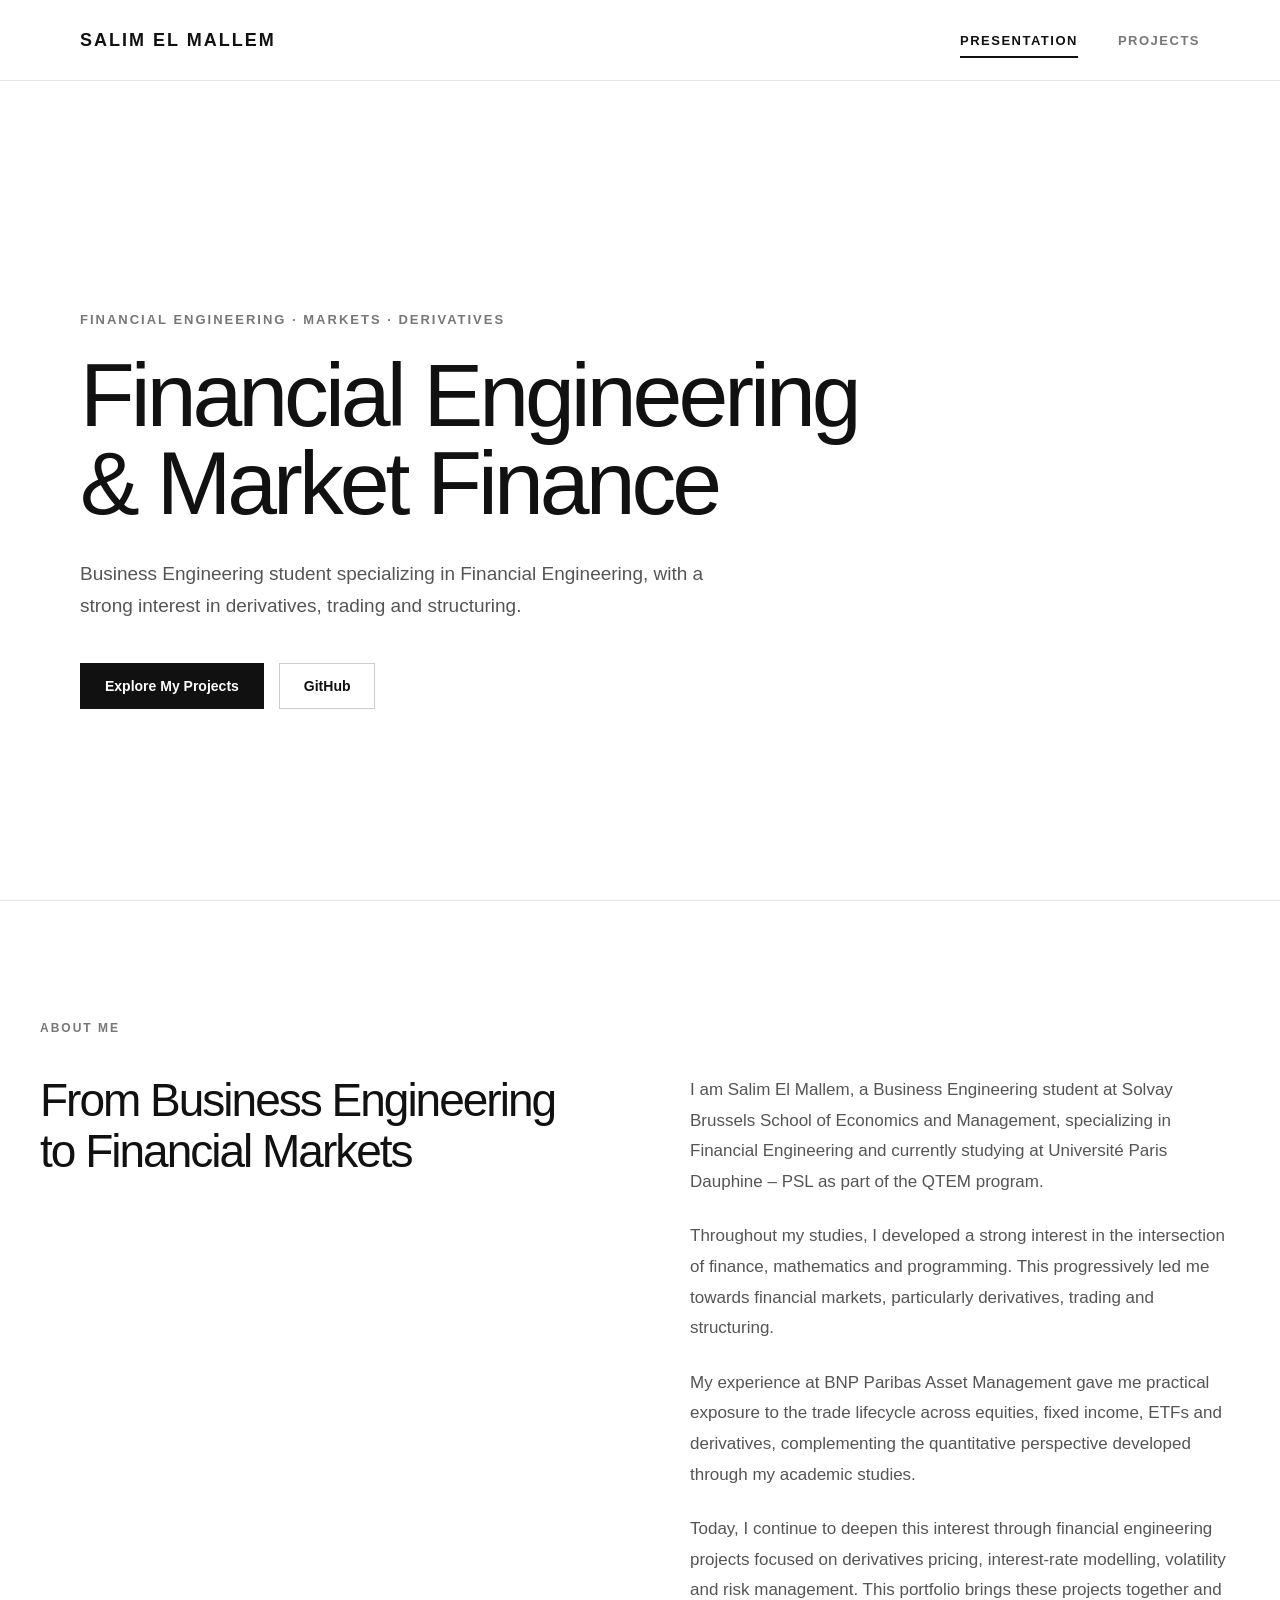
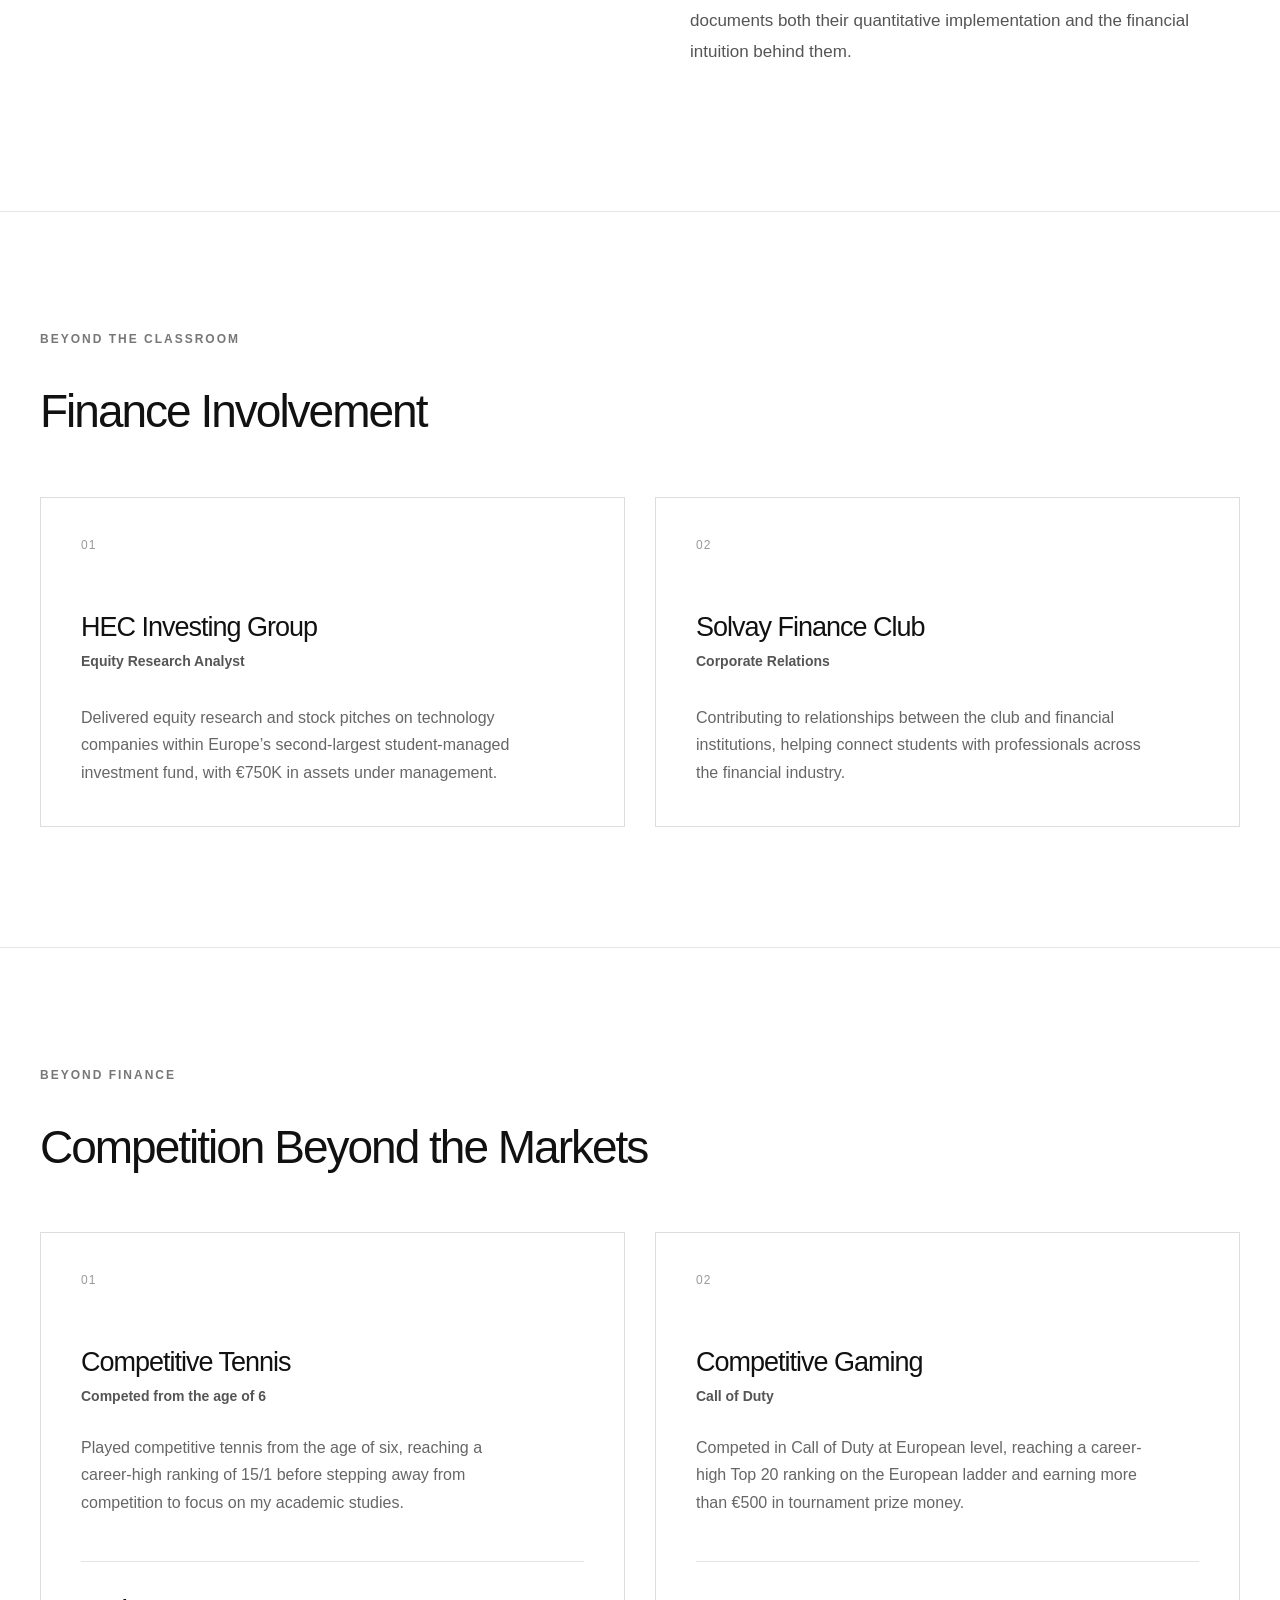
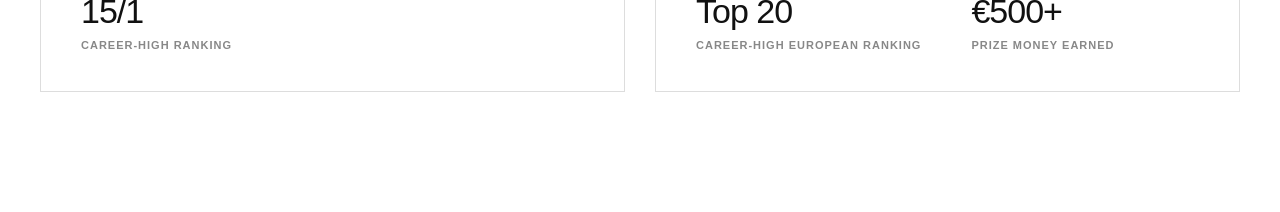
<file: index.html>
<!DOCTYPE html>
<html lang="en">

<head>
    <meta charset="UTF-8">
    <meta name="viewport" content="width=device-width, initial-scale=1.0">

    <title>Salim El Mallem | Financial Engineering</title>

    <link rel="stylesheet" href="style.css">
</head>

<body>

    <!-- =========================
         HEADER
    ========================== -->

    <header>
        <nav class="navbar">

            <a href="index.html" class="logo">
                SALIM EL MALLEM
            </a>

            <div class="nav-links">

                <a href="index.html" class="active">
                    PRESENTATION
                </a>

                <a href="projects.html">
                    PROJECTS
                </a>

            </div>

        </nav>
    </header>


    <main>

        <!-- =========================
             HERO
        ========================== -->

        <section class="hero">

            <p class="eyebrow">
                FINANCIAL ENGINEERING · MARKETS · DERIVATIVES
            </p>

            <h1>
                Financial Engineering<br>
                & Market Finance
            </h1>

            <p class="intro">
                Business Engineering student specializing in Financial Engineering,
                with a strong interest in derivatives, trading and structuring.
            </p>

            <div class="hero-links">

                <a href="projects.html" class="primary-button">
                    Explore My Projects
                </a>

                <a href="https://github.com/SalimEM04"
                   target="_blank"
                   rel="noopener noreferrer"
                   class="secondary-button">
                    GitHub
                </a>

            </div>

        </section>


        <!-- =========================
             ABOUT ME
        ========================== -->

        <section class="about">

            <div class="section-container">

                <p class="section-label">
                    ABOUT ME
                </p>

                <div class="about-content">

                    <h2>
                        From Business Engineering<br>
                        to Financial Markets
                    </h2>

                    <div class="about-text">

                        <p>
                            I am Salim El Mallem, a Business Engineering student at
                            Solvay Brussels School of Economics and Management,
                            specializing in Financial Engineering and currently studying
                            at Université Paris Dauphine – PSL as part of the QTEM program.
                        </p>

                        <p>
                            Throughout my studies, I developed a strong interest in the
                            intersection of finance, mathematics and programming. This
                            progressively led me towards financial markets, particularly
                            derivatives, trading and structuring.
                        </p>

                        <p>
                            My experience at BNP Paribas Asset Management gave me practical
                            exposure to the trade lifecycle across equities, fixed income,
                            ETFs and derivatives, complementing the quantitative perspective
                            developed through my academic studies.
                        </p>

                        <p>
                            Today, I continue to deepen this interest through financial
                            engineering projects focused on derivatives pricing,
                            interest-rate modelling, volatility and risk management.
                            This portfolio brings these projects together and documents
                            both their quantitative implementation and the financial
                            intuition behind them.
                        </p>

                    </div>

                </div>

            </div>

        </section>


        <!-- =========================
             FINANCE INVOLVEMENT
        ========================== -->

        <section class="involvement">

            <div class="section-container">

                <p class="section-label">
                    BEYOND THE CLASSROOM
                </p>

                <h2 class="section-title">
                    Finance Involvement
                </h2>

                <div class="involvement-grid">


                    <!-- HEC INVESTING GROUP -->

                    <article class="involvement-card">

                        <p class="card-number">
                            01
                        </p>

                        <h3>
                            HEC Investing Group
                        </h3>

                        <p class="card-role">
                            Equity Research Analyst
                        </p>

                        <p class="card-description">
                            Delivered equity research and stock pitches on technology
                            companies within Europe’s second-largest student-managed
                            investment fund, with €750K in assets under management.
                        </p>

                    </article>


                    <!-- SOLVAY FINANCE CLUB -->

                    <article class="involvement-card">

                        <p class="card-number">
                            02
                        </p>

                        <h3>
                            Solvay Finance Club
                        </h3>

                        <p class="card-role">
                            Corporate Relations
                        </p>

                        <p class="card-description">
                            Contributing to relationships between the club and financial
                            institutions, helping connect students with professionals
                            across the financial industry.
                        </p>

                    </article>

                </div>

            </div>

        </section>


        <!-- =========================
             BEYOND FINANCE
        ========================== -->

        <section class="beyond">

            <div class="section-container">

                <p class="section-label">
                    BEYOND FINANCE
                </p>

                <h2 class="section-title">
                    Competition Beyond the Markets
                </h2>

                <div class="beyond-grid">


                    <!-- =========================
                         TENNIS
                    ========================== -->

                    <article class="beyond-card">

                        <p class="card-number">
                            01
                        </p>

                        <h3>
                            Competitive Tennis
                        </h3>

                        <p class="card-role">
                            Competed from the age of 6
                        </p>

                        <p class="card-description">
                            Played competitive tennis from the age of six,
                            reaching a career-high ranking of 15/1 before
                            stepping away from competition to focus on my
                            academic studies.
                        </p>

                        <div class="stats">

                            <div class="stat">

                                <strong>
                                    15/1
                                </strong>

                                <span>
                                    Career-High Ranking
                                </span>

                            </div>

                        </div>

                    </article>


                    <!-- =========================
                         COMPETITIVE GAMING
                    ========================== -->

                    <article class="beyond-card">

                        <p class="card-number">
                            02
                        </p>

                        <h3>
                            Competitive Gaming
                        </h3>

                        <p class="card-role">
                            Call of Duty
                        </p>

                        <p class="card-description">
                            Competed in Call of Duty at European level,
                            reaching a career-high Top 20 ranking on the
                            European ladder and earning more than €500
                            in tournament prize money.
                        </p>

                        <div class="stats">

                            <div class="stat">

                                <strong>
                                    Top 20
                                </strong>

                                <span>
                                    Career-High European Ranking
                                </span>

                            </div>

                            <div class="stat">

                                <strong>
                                    €500+
                                </strong>

                                <span>
                                    Prize Money Earned
                                </span>

                            </div>

                        </div>

                    </article>

                </div>

            </div>

        </section>

    </main>

</body>

</html>
</file>
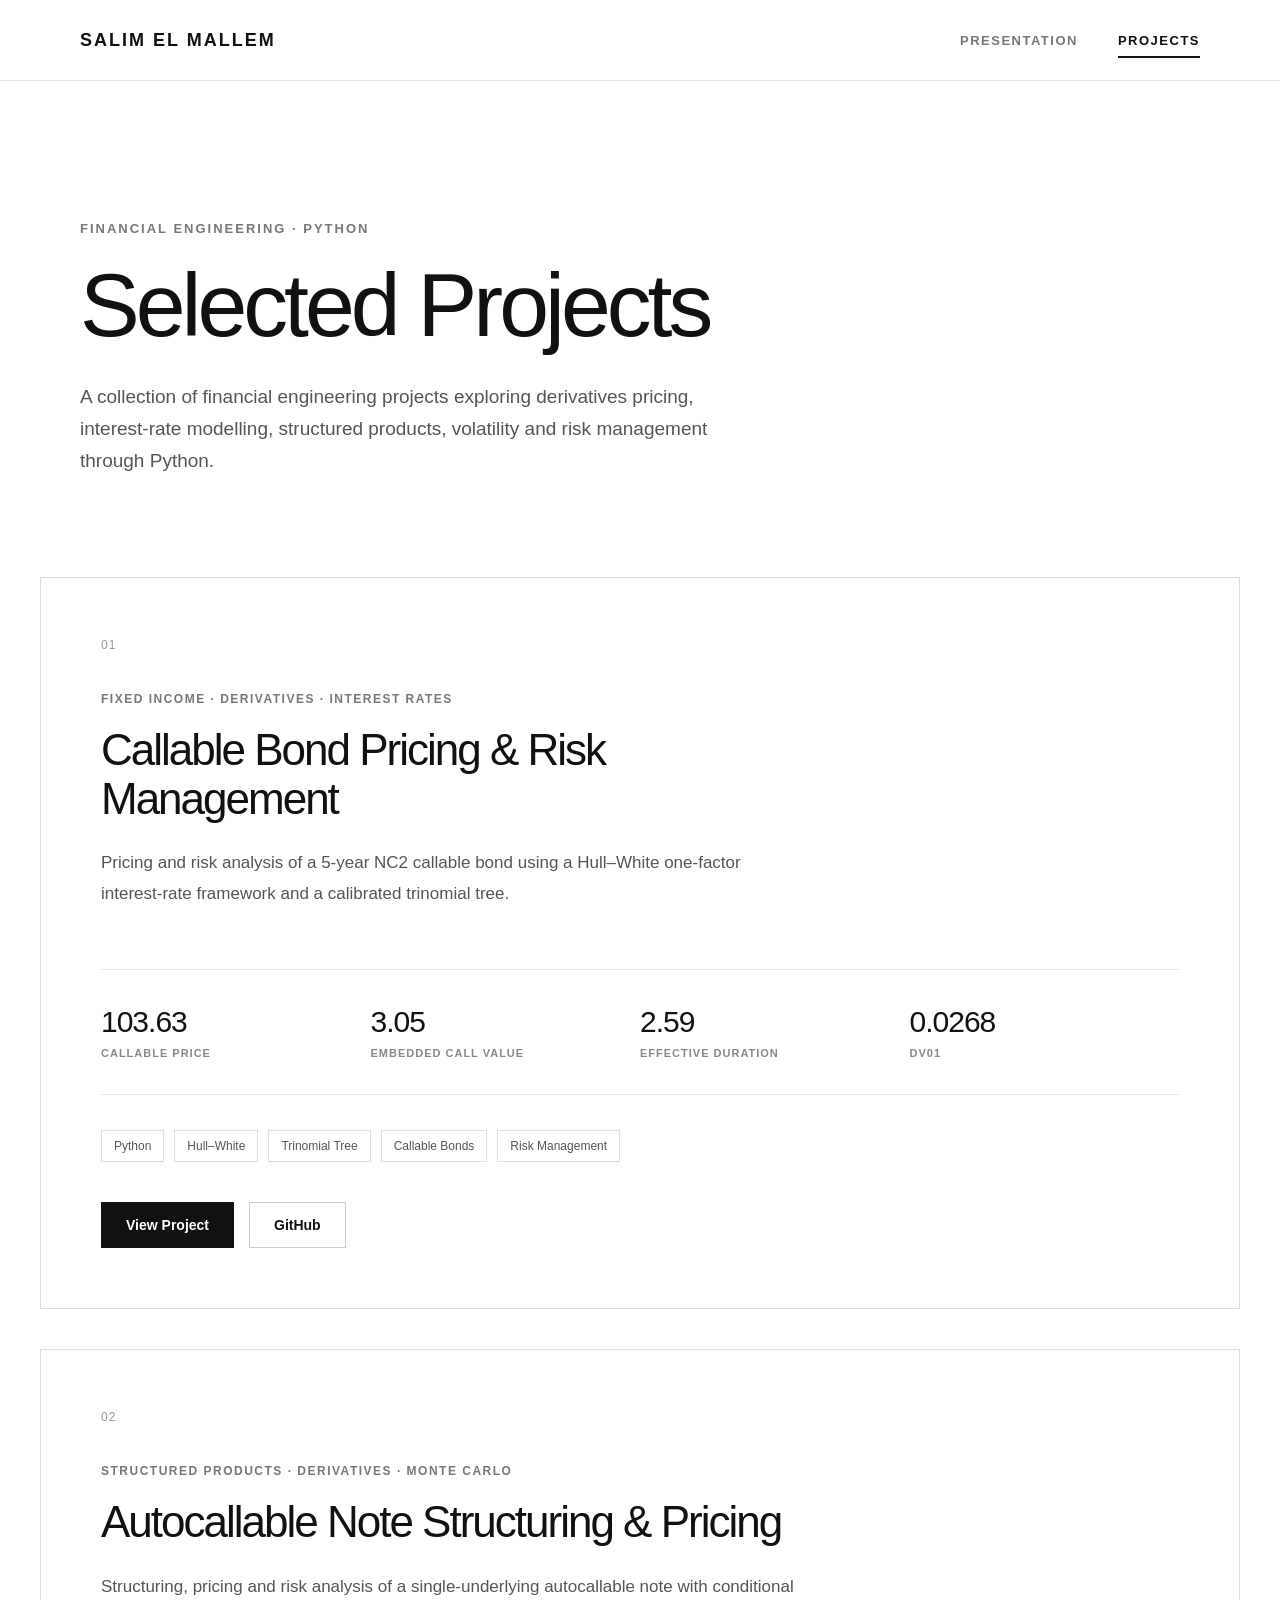
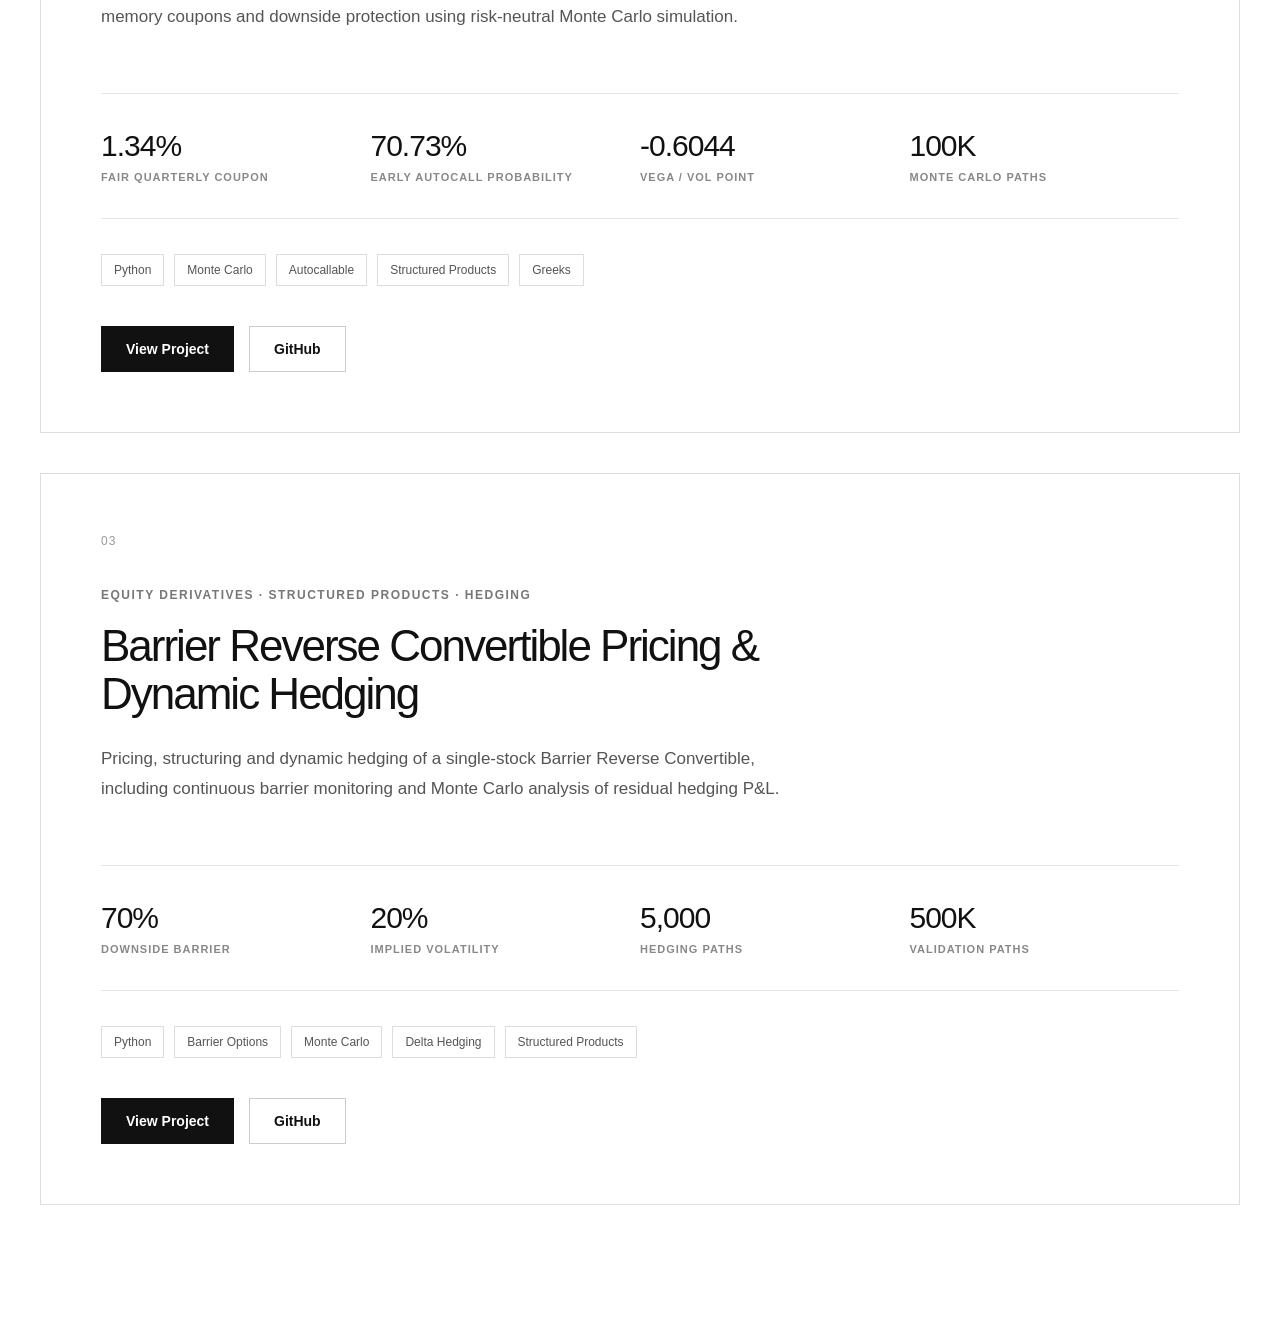
<file: projects.html>
<!DOCTYPE html>
<html lang="en">

<head>
    <meta charset="UTF-8">
    <meta name="viewport" content="width=device-width, initial-scale=1.0">

    <title>Projects | Salim El Mallem</title>

    <link rel="stylesheet" href="style.css">
</head>

<body>

    <header>
        <nav class="navbar">

            <a href="index.html" class="logo">
                SALIM EL MALLEM
            </a>

            <div class="nav-links">

                <a href="index.html">
                    PRESENTATION
                </a>

                <a href="projects.html" class="active">
                    PROJECTS
                </a>

            </div>

        </nav>
    </header>


    <main>

        <!-- PROJECTS INTRO -->

        <section class="projects-hero">

            <p class="eyebrow">
                FINANCIAL ENGINEERING · PYTHON
            </p>

            <h1>
                Selected Projects
            </h1>

            <p class="projects-intro">
                A collection of financial engineering projects exploring
                derivatives pricing, interest-rate modelling, structured products,
                volatility and risk management through Python.
            </p>

        </section>


        <!-- PROJECTS -->

        <section class="projects-section">

            <div class="section-container">


                <!-- PROJECT 01 — CALLABLE BOND -->

                <article class="project-card">

                    <div class="project-top">

                        <div>

                            <p class="project-number">
                                01
                            </p>

                            <p class="project-category">
                                FIXED INCOME · DERIVATIVES · INTEREST RATES
                            </p>

                            <h2>
                                Callable Bond Pricing
                                & Risk Management
                            </h2>

                            <p class="project-description">
                                Pricing and risk analysis of a 5-year NC2 callable bond
                                using a Hull–White one-factor interest-rate framework
                                and a calibrated trinomial tree.
                            </p>

                        </div>

                    </div>


                    <div class="project-metrics">

                        <div class="project-metric">
                            <strong>103.63</strong>
                            <span>Callable Price</span>
                        </div>

                        <div class="project-metric">
                            <strong>3.05</strong>
                            <span>Embedded Call Value</span>
                        </div>

                        <div class="project-metric">
                            <strong>2.59</strong>
                            <span>Effective Duration</span>
                        </div>

                        <div class="project-metric">
                            <strong>0.0268</strong>
                            <span>DV01</span>
                        </div>

                    </div>


                    <div class="project-tags">

                        <span>Python</span>
                        <span>Hull–White</span>
                        <span>Trinomial Tree</span>
                        <span>Callable Bonds</span>
                        <span>Risk Management</span>

                    </div>


                    <div class="project-links">

                        <a href="projects/callable-bond.html"
                           class="primary-button">
                            View Project
                        </a>

                        <a href="https://github.com/SalimEM04/callable-bond-pricing"
                           target="_blank"
                           rel="noopener noreferrer"
                           class="secondary-button">
                            GitHub
                        </a>

                    </div>

                </article>


                <!-- PROJECT 02 — AUTOCALLABLE -->

                <article class="project-card">

                    <div class="project-top">

                        <div>

                            <p class="project-number">
                                02
                            </p>

                            <p class="project-category">
                                STRUCTURED PRODUCTS · DERIVATIVES · MONTE CARLO
                            </p>

                            <h2>
                                Autocallable Note Structuring
                                & Pricing
                            </h2>

                            <p class="project-description">
                                Structuring, pricing and risk analysis of a single-underlying
                                autocallable note with conditional memory coupons and downside
                                protection using risk-neutral Monte Carlo simulation.
                            </p>

                        </div>

                    </div>


                    <div class="project-metrics">

                        <div class="project-metric">
                            <strong>1.34%</strong>
                            <span>Fair Quarterly Coupon</span>
                        </div>

                        <div class="project-metric">
                            <strong>70.73%</strong>
                            <span>Early Autocall Probability</span>
                        </div>

                        <div class="project-metric">
                            <strong>-0.6044</strong>
                            <span>Vega / Vol Point</span>
                        </div>

                        <div class="project-metric">
                            <strong>100K</strong>
                            <span>Monte Carlo Paths</span>
                        </div>

                    </div>


                    <div class="project-tags">

                        <span>Python</span>
                        <span>Monte Carlo</span>
                        <span>Autocallable</span>
                        <span>Structured Products</span>
                        <span>Greeks</span>

                    </div>


                    <div class="project-links">

                        <a href="projects/autocall.html"
                           class="primary-button">
                            View Project
                        </a>

                        <a href="https://github.com/SalimEM04/autocall-snowball"
                           target="_blank"
                           rel="noopener noreferrer"
                           class="secondary-button">
                            GitHub
                        </a>

                    </div>

                </article>
<!-- =========================
     REVERSE CONVERTIBLE PROJECT
========================== -->

<article class="project-card">

    <div class="project-top">

        <div>

            <p class="project-number">
                03
            </p>

            <p class="project-category">
                EQUITY DERIVATIVES · STRUCTURED PRODUCTS · HEDGING
            </p>

            <h2>
                Barrier Reverse Convertible
                Pricing & Dynamic Hedging
            </h2>

            <p class="project-description">
                Pricing, structuring and dynamic hedging of a single-stock
                Barrier Reverse Convertible, including continuous barrier
                monitoring and Monte Carlo analysis of residual hedging P&L.
            </p>

        </div>

    </div>


    <!-- PROJECT METRICS -->

    <div class="project-metrics">

        <div class="project-metric">

            <strong>
                70%
            </strong>

            <span>
                Downside Barrier
            </span>

        </div>


        <div class="project-metric">

            <strong>
                20%
            </strong>

            <span>
                Implied Volatility
            </span>

        </div>


        <div class="project-metric">

            <strong>
                5,000
            </strong>

            <span>
                Hedging Paths
            </span>

        </div>


        <div class="project-metric">

            <strong>
                500K
            </strong>

            <span>
                Validation Paths
            </span>

        </div>

    </div>


    <!-- PROJECT TAGS -->

    <div class="project-tags">

        <span>Python</span>

        <span>Barrier Options</span>

        <span>Monte Carlo</span>

        <span>Delta Hedging</span>

        <span>Structured Products</span>

    </div>


    <!-- PROJECT LINKS -->

    <div class="project-links">

        <a href="projects/reverse-convertible.html"
           class="primary-button">
            View Project
        </a>

        <a href="https://github.com/SalimEM04/reverse-convertible-hedging"
           target="_blank"
           rel="noopener noreferrer"
           class="secondary-button">
            GitHub
        </a>

    </div>

</article>
            </div>

        </section>

    </main>

</body>

</html>
</file>
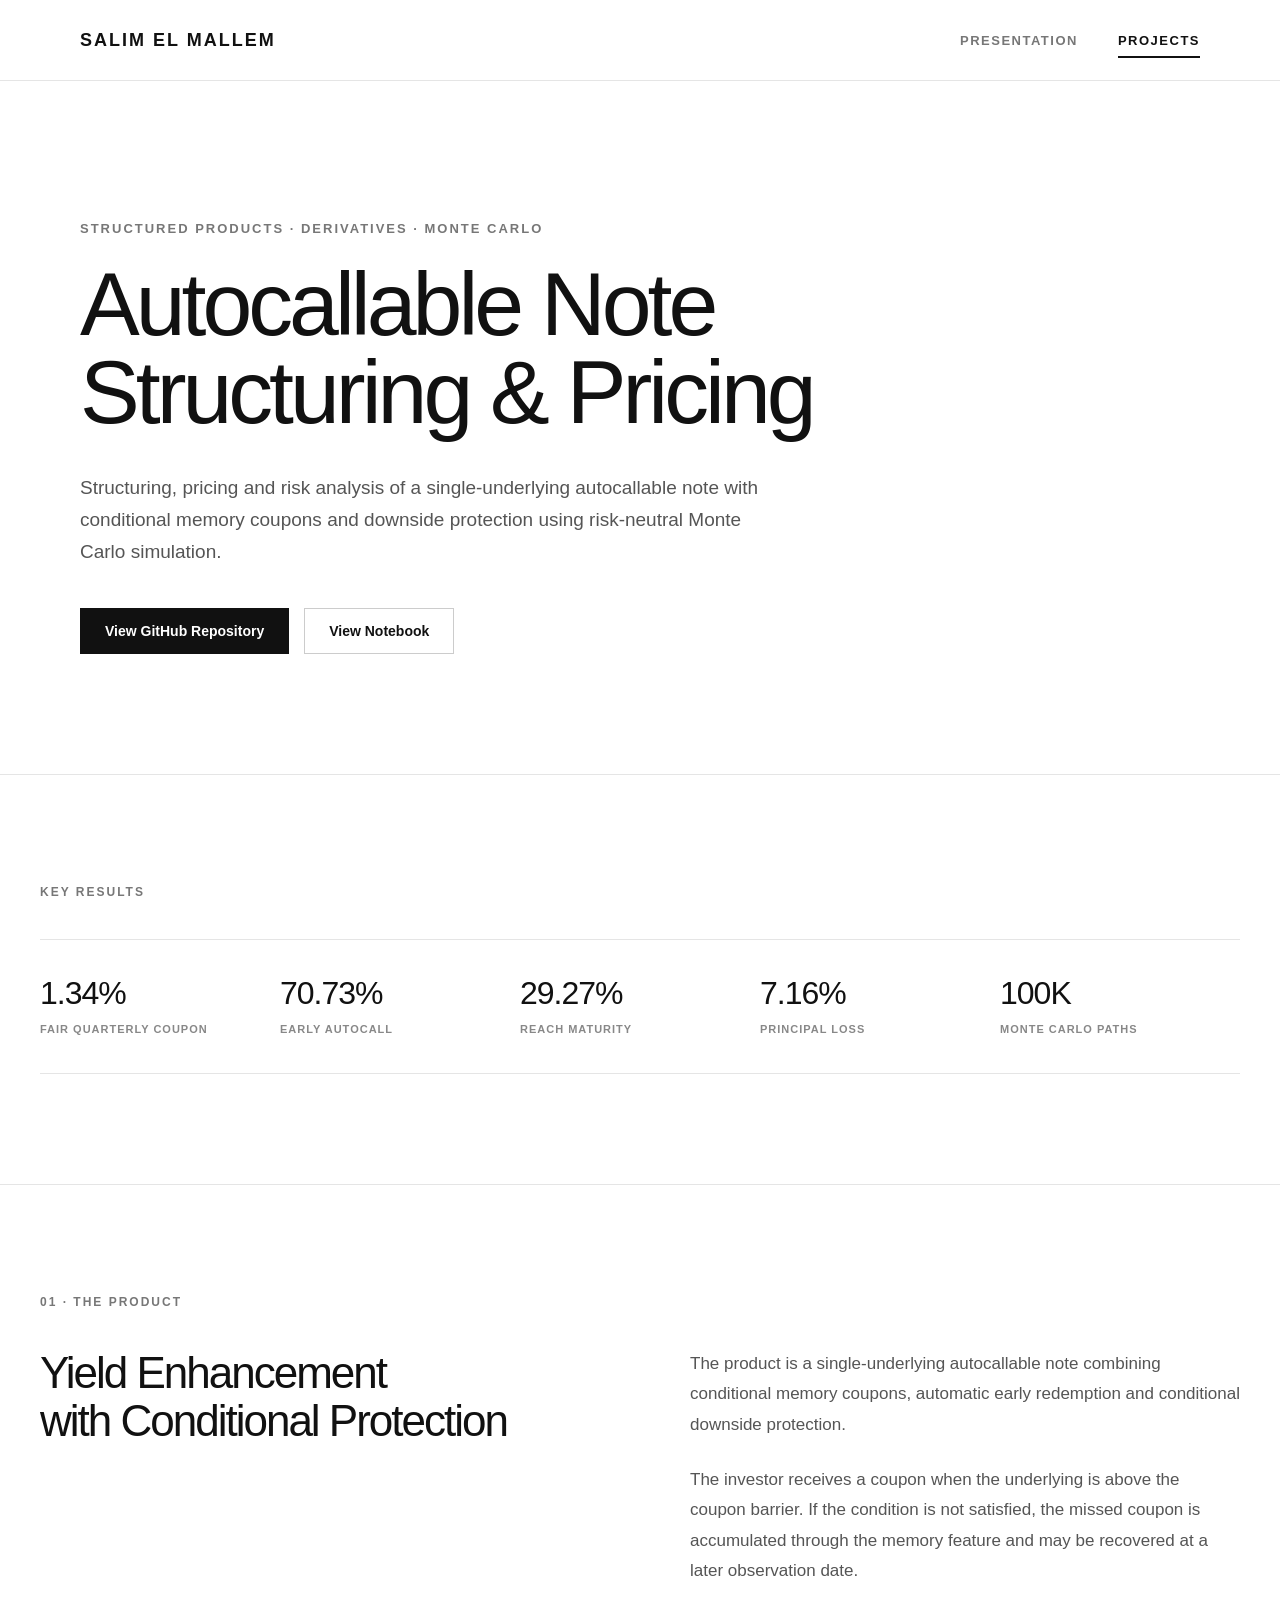
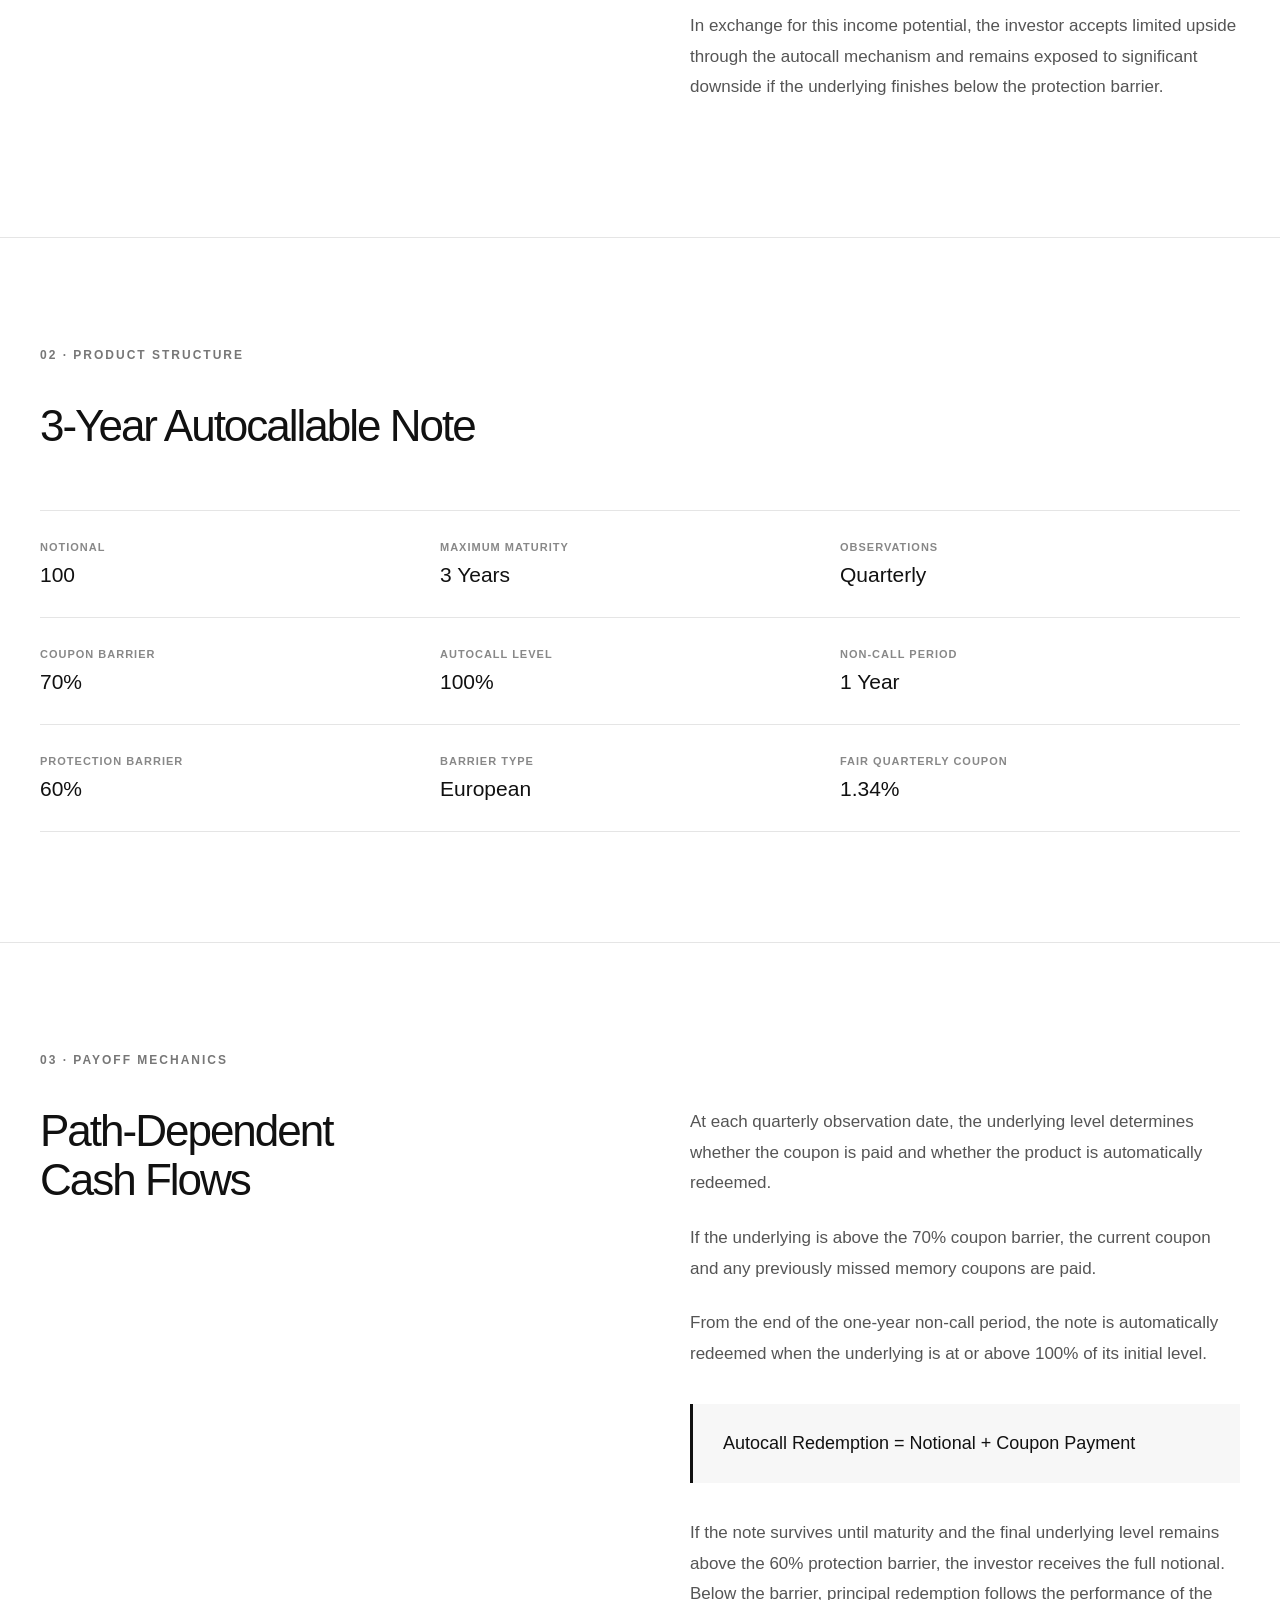
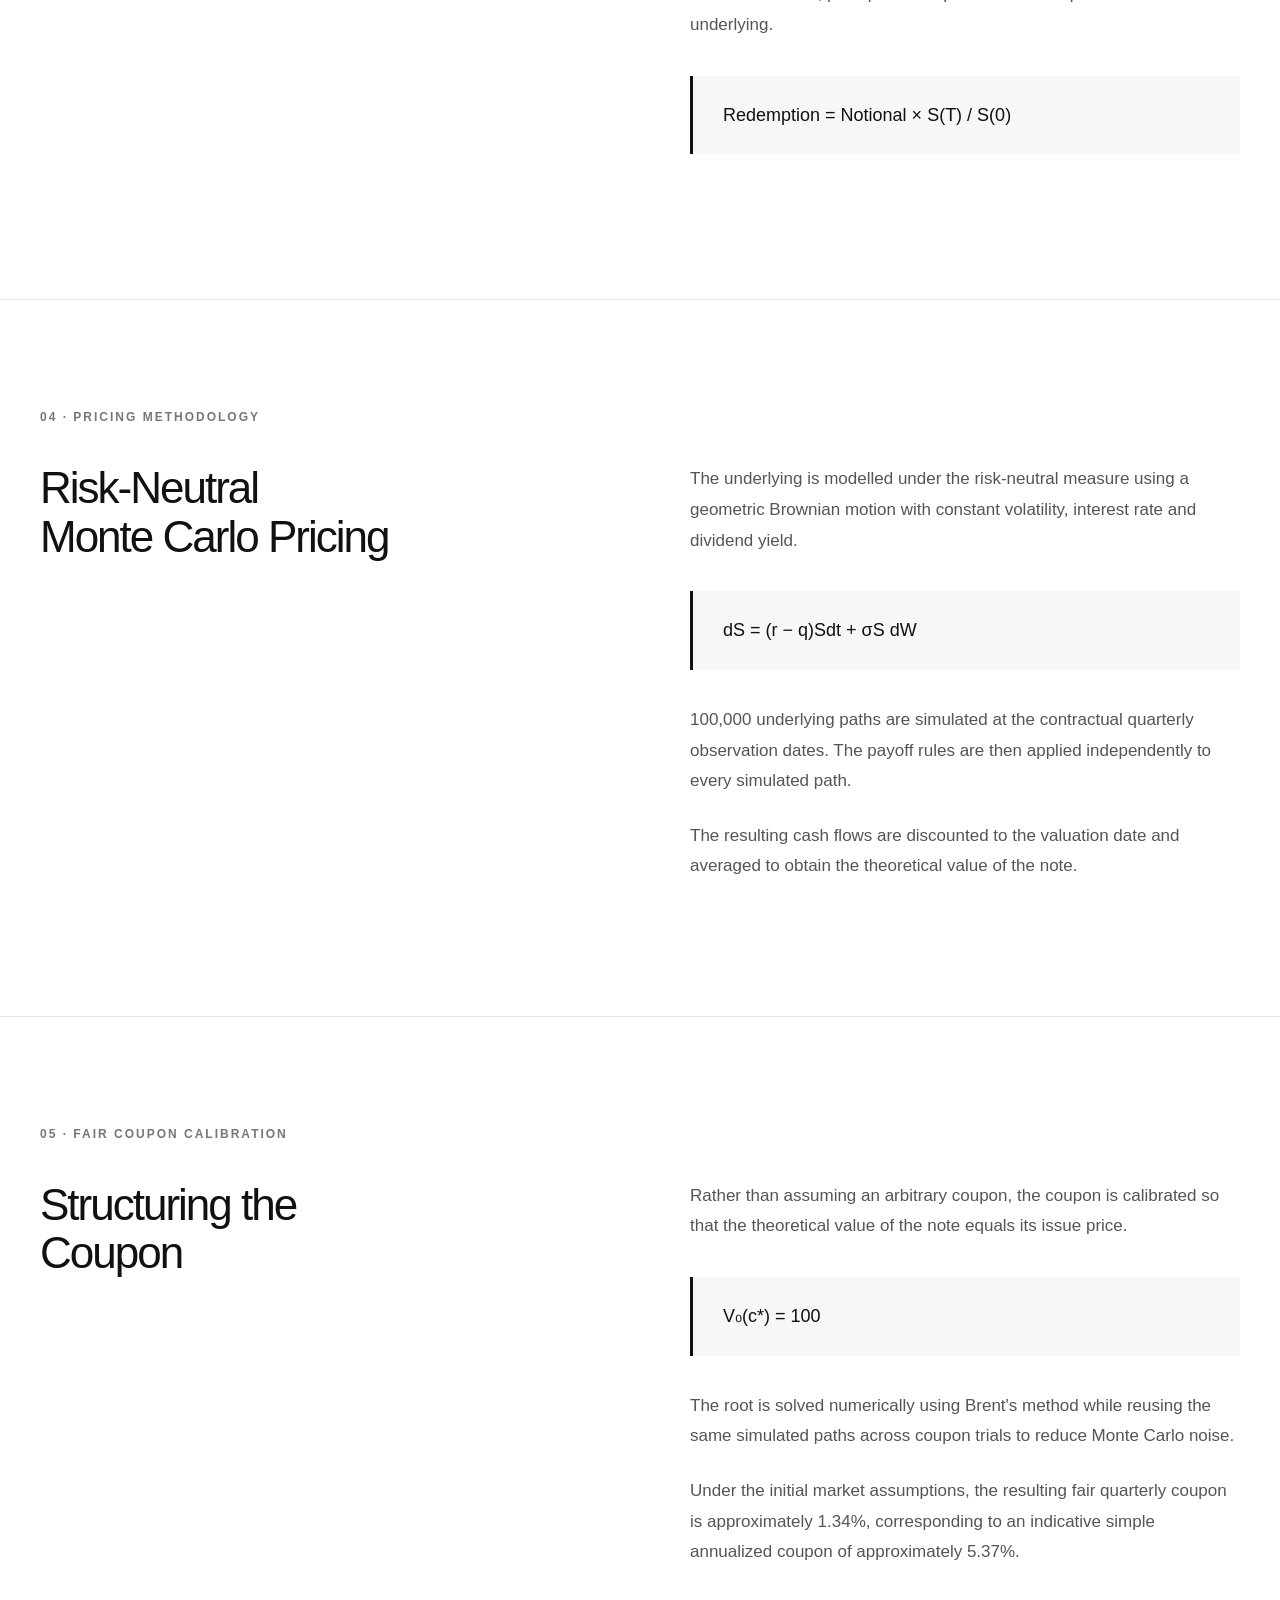
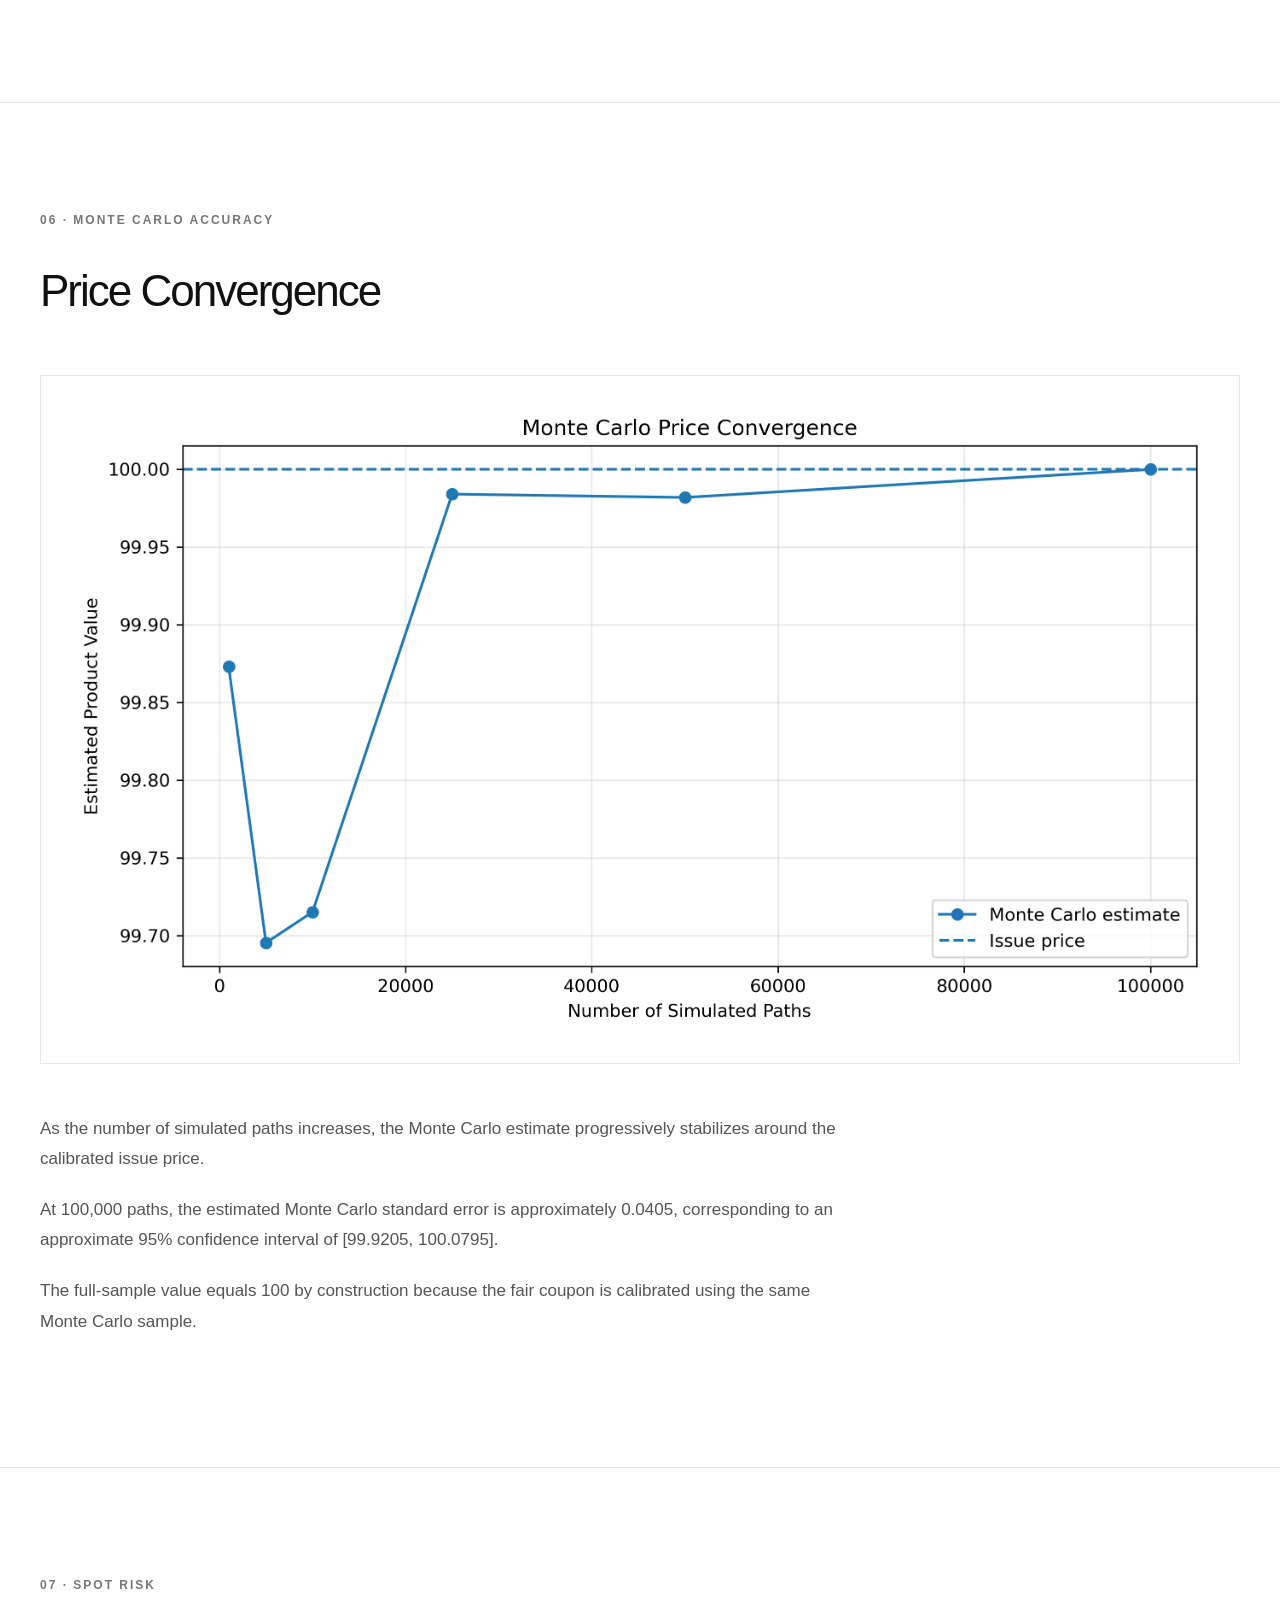
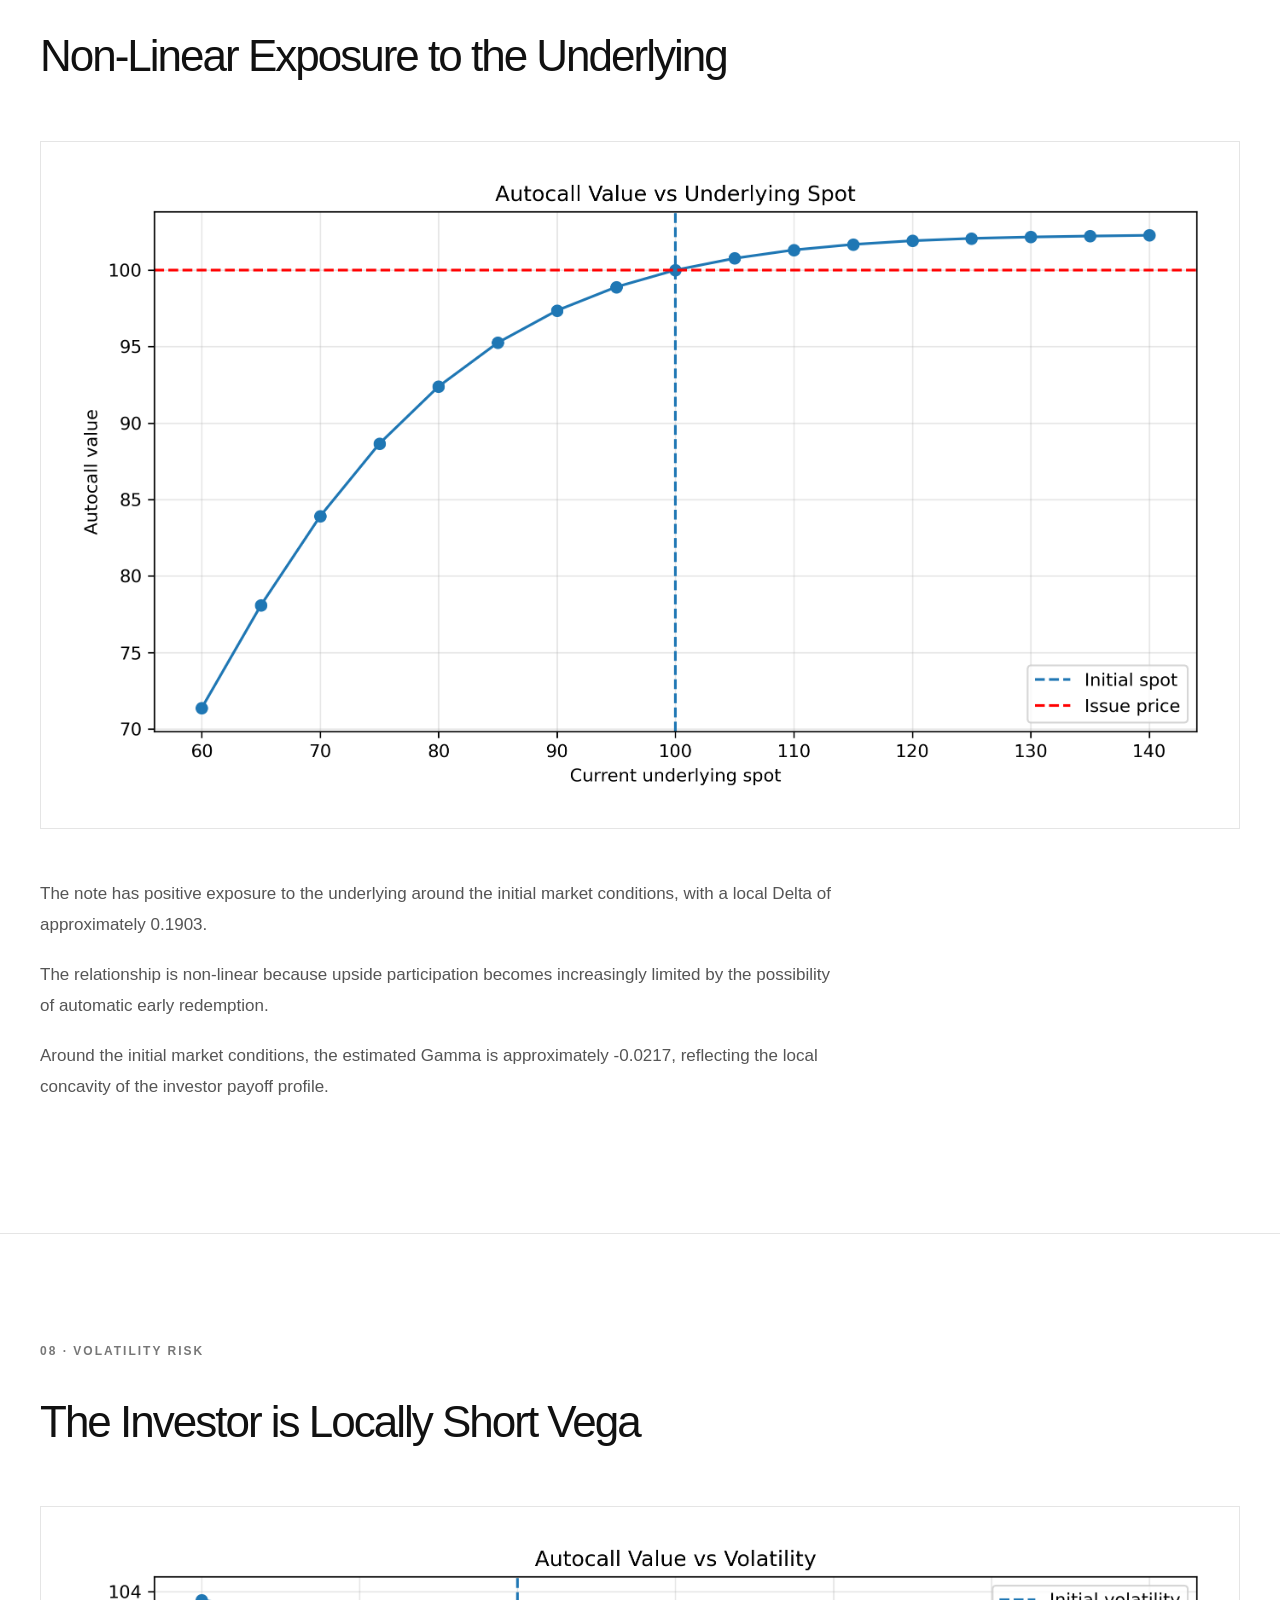
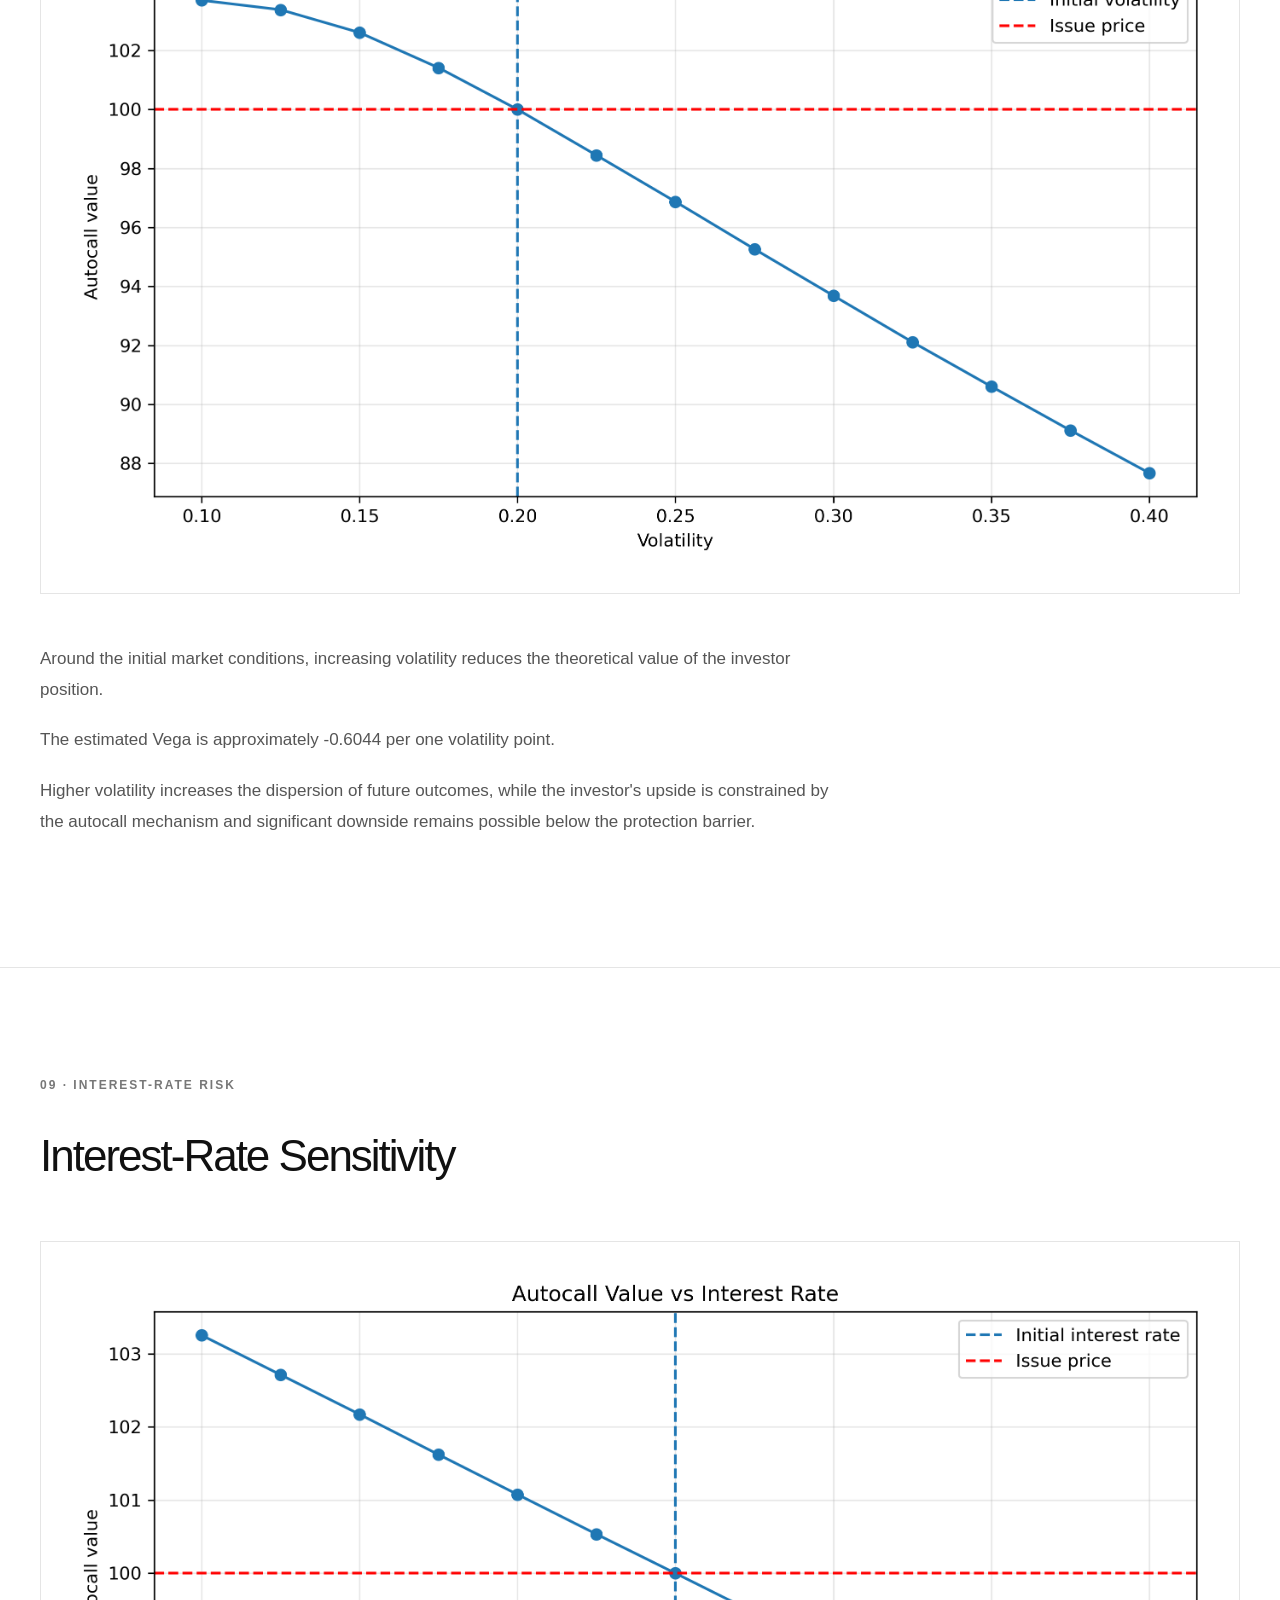
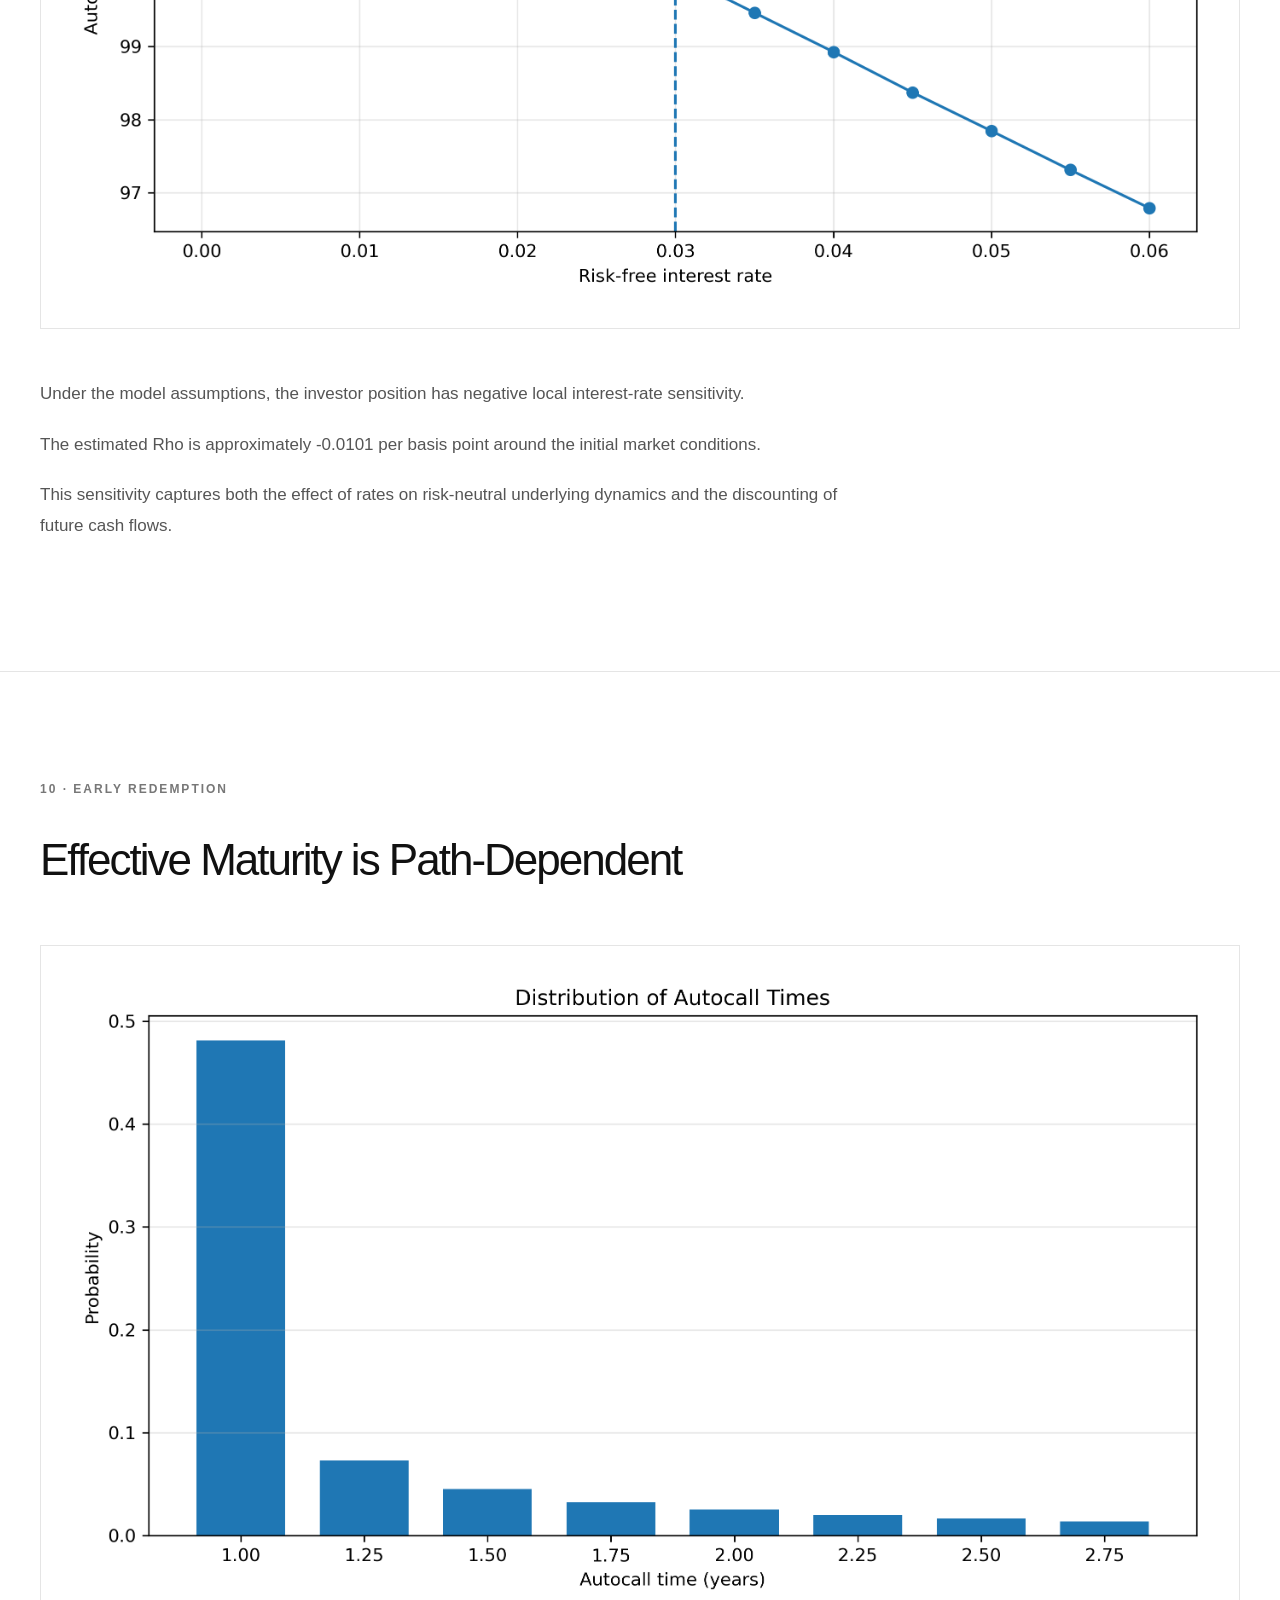
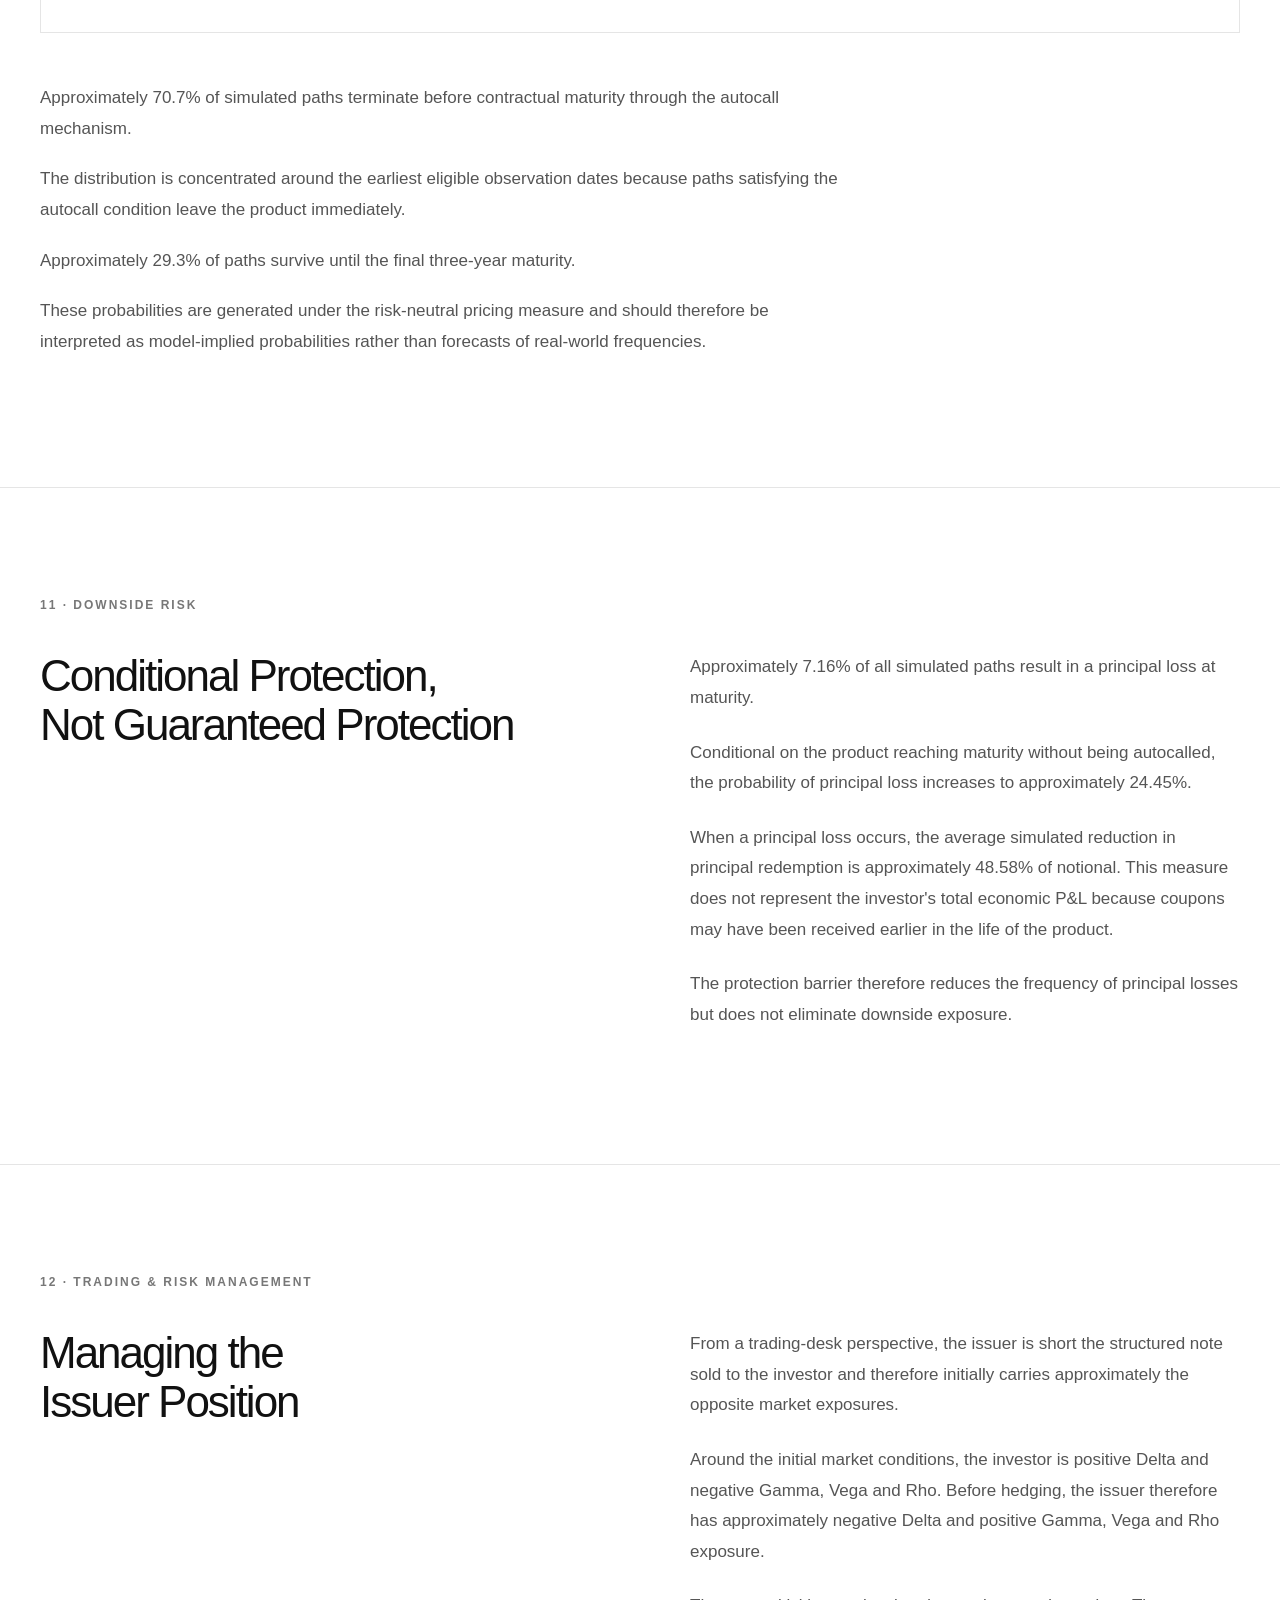
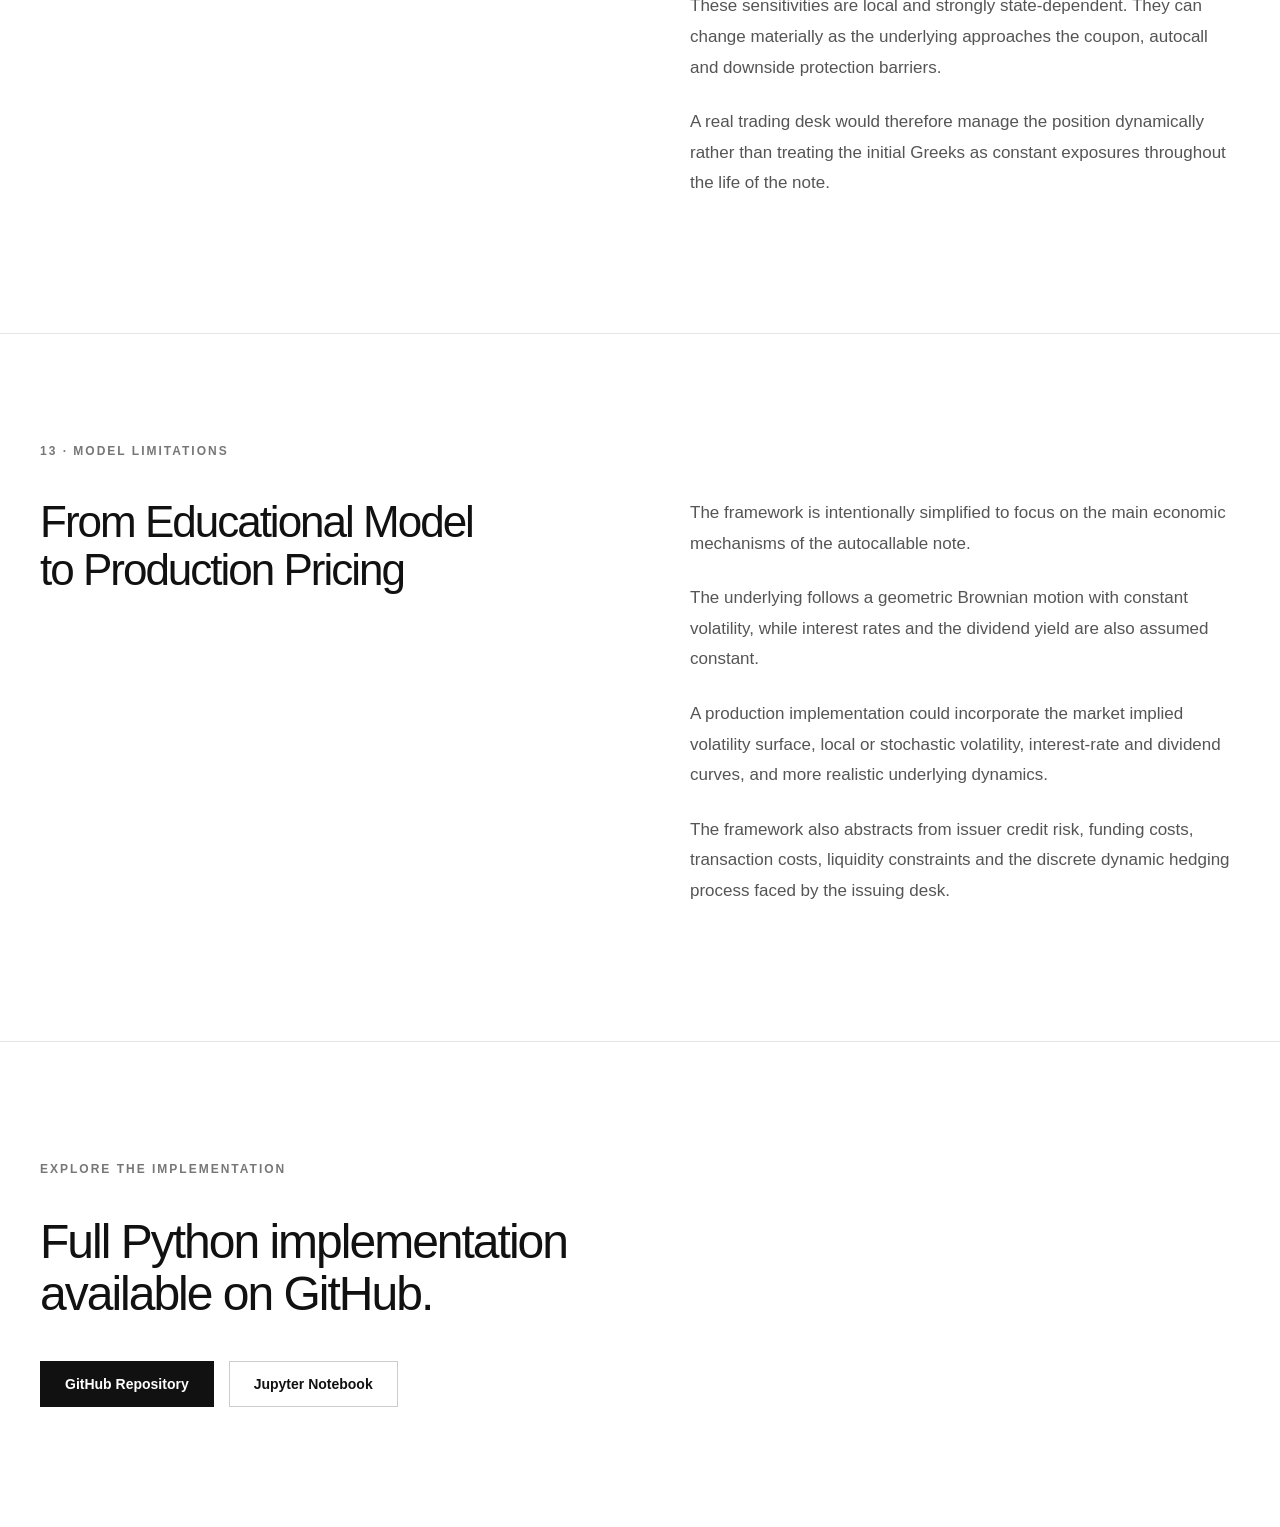
<file: projects/autocall.html>
<!DOCTYPE html>
<html lang="en">

<head>
    <meta charset="UTF-8">
    <meta name="viewport" content="width=device-width, initial-scale=1.0">

    <title>Autocallable Note Pricing | Salim El Mallem</title>

    <link rel="stylesheet" href="../style.css">
</head>

<body>

    <header>

        <nav class="navbar">

            <a href="../index.html" class="logo">
                SALIM EL MALLEM
            </a>

            <div class="nav-links">

                <a href="../index.html">
                    PRESENTATION
                </a>

                <a href="../projects.html" class="active">
                    PROJECTS
                </a>

            </div>

        </nav>

    </header>


    <main>

        <!-- PROJECT HERO -->

        <section class="project-detail-hero">

            <p class="eyebrow">
                STRUCTURED PRODUCTS · DERIVATIVES · MONTE CARLO
            </p>

            <h1>
                Autocallable Note<br>
                Structuring & Pricing
            </h1>

            <p class="project-detail-intro">
                Structuring, pricing and risk analysis of a single-underlying
                autocallable note with conditional memory coupons and downside
                protection using risk-neutral Monte Carlo simulation.
            </p>

            <div class="project-detail-links">

                <a href="https://github.com/SalimEM04/autocall-snowball"
                   target="_blank"
                   rel="noopener noreferrer"
                   class="primary-button">
                    View GitHub Repository
                </a>

                <a href="https://github.com/SalimEM04/autocall-snowball/blob/main/notebooks/autocall_snowball.ipynb"
                   target="_blank"
                   rel="noopener noreferrer"
                   class="secondary-button">
                    View Notebook
                </a>

            </div>

        </section>


        <!-- KEY RESULTS -->

        <section class="detail-section">

            <div class="section-container">

                <p class="section-label">
                    KEY RESULTS
                </p>

                <div class="detail-metrics">

                    <div class="detail-metric">
                        <strong>1.34%</strong>
                        <span>Fair Quarterly Coupon</span>
                    </div>

                    <div class="detail-metric">
                        <strong>70.73%</strong>
                        <span>Early Autocall</span>
                    </div>

                    <div class="detail-metric">
                        <strong>29.27%</strong>
                        <span>Reach Maturity</span>
                    </div>

                    <div class="detail-metric">
                        <strong>7.16%</strong>
                        <span>Principal Loss</span>
                    </div>

                    <div class="detail-metric">
                        <strong>100K</strong>
                        <span>Monte Carlo Paths</span>
                    </div>

                </div>

            </div>

        </section>


        <!-- 01 — PRODUCT -->

        <section class="detail-section">

            <div class="section-container">

                <p class="section-label">
                    01 · THE PRODUCT
                </p>

                <div class="detail-two-columns">

                    <h2>
                        Yield Enhancement<br>
                        with Conditional Protection
                    </h2>

                    <div class="detail-text">

                        <p>
                            The product is a single-underlying autocallable note
                            combining conditional memory coupons, automatic early
                            redemption and conditional downside protection.
                        </p>

                        <p>
                            The investor receives a coupon when the underlying is
                            above the coupon barrier. If the condition is not satisfied,
                            the missed coupon is accumulated through the memory feature
                            and may be recovered at a later observation date.
                        </p>

                        <p>
                            In exchange for this income potential, the investor accepts
                            limited upside through the autocall mechanism and remains
                            exposed to significant downside if the underlying finishes
                            below the protection barrier.
                        </p>

                    </div>

                </div>

            </div>

        </section>


        <!-- 02 — PRODUCT STRUCTURE -->

        <section class="detail-section">

            <div class="section-container">

                <p class="section-label">
                    02 · PRODUCT STRUCTURE
                </p>

                <h2 class="detail-title">
                    3-Year Autocallable Note
                </h2>

                <div class="structure-grid">

                    <div>
                        <span>Notional</span>
                        <strong>100</strong>
                    </div>

                    <div>
                        <span>Maximum Maturity</span>
                        <strong>3 Years</strong>
                    </div>

                    <div>
                        <span>Observations</span>
                        <strong>Quarterly</strong>
                    </div>

                    <div>
                        <span>Coupon Barrier</span>
                        <strong>70%</strong>
                    </div>

                    <div>
                        <span>Autocall Level</span>
                        <strong>100%</strong>
                    </div>

                    <div>
                        <span>Non-Call Period</span>
                        <strong>1 Year</strong>
                    </div>

                    <div>
                        <span>Protection Barrier</span>
                        <strong>60%</strong>
                    </div>

                    <div>
                        <span>Barrier Type</span>
                        <strong>European</strong>
                    </div>

                    <div>
                        <span>Fair Quarterly Coupon</span>
                        <strong>1.34%</strong>
                    </div>

                </div>

            </div>

        </section>


        <!-- 03 — PAYOFF -->

        <section class="detail-section">

            <div class="section-container">

                <p class="section-label">
                    03 · PAYOFF MECHANICS
                </p>

                <div class="detail-two-columns">

                    <h2>
                        Path-Dependent<br>
                        Cash Flows
                    </h2>

                    <div class="detail-text">

                        <p>
                            At each quarterly observation date, the underlying level
                            determines whether the coupon is paid and whether the product
                            is automatically redeemed.
                        </p>

                        <p>
                            If the underlying is above the 70% coupon barrier, the current
                            coupon and any previously missed memory coupons are paid.
                        </p>

                        <p>
                            From the end of the one-year non-call period, the note is
                            automatically redeemed when the underlying is at or above
                            100% of its initial level.
                        </p>

                        <div class="formula-box">
                            Autocall Redemption = Notional + Coupon Payment
                        </div>

                        <p>
                            If the note survives until maturity and the final underlying
                            level remains above the 60% protection barrier, the investor
                            receives the full notional. Below the barrier, principal
                            redemption follows the performance of the underlying.
                        </p>

                        <div class="formula-box">
                            Redemption = Notional × S(T) / S(0)
                        </div>

                    </div>

                </div>

            </div>

        </section>


        <!-- 04 — MONTE CARLO -->

        <section class="detail-section">

            <div class="section-container">

                <p class="section-label">
                    04 · PRICING METHODOLOGY
                </p>

                <div class="detail-two-columns">

                    <h2>
                        Risk-Neutral<br>
                        Monte Carlo Pricing
                    </h2>

                    <div class="detail-text">

                        <p>
                            The underlying is modelled under the risk-neutral measure
                            using a geometric Brownian motion with constant volatility,
                            interest rate and dividend yield.
                        </p>

                        <div class="formula-box">
                            dS = (r − q)Sdt + σS dW
                        </div>

                        <p>
                            100,000 underlying paths are simulated at the contractual
                            quarterly observation dates. The payoff rules are then
                            applied independently to every simulated path.
                        </p>

                        <p>
                            The resulting cash flows are discounted to the valuation
                            date and averaged to obtain the theoretical value of the note.
                        </p>

                    </div>

                </div>

            </div>

        </section>


        <!-- 05 — FAIR COUPON -->

        <section class="detail-section">

            <div class="section-container">

                <p class="section-label">
                    05 · FAIR COUPON CALIBRATION
                </p>

                <div class="detail-two-columns">

                    <h2>
                        Structuring the<br>
                        Coupon
                    </h2>

                    <div class="detail-text">

                        <p>
                            Rather than assuming an arbitrary coupon, the coupon is
                            calibrated so that the theoretical value of the note equals
                            its issue price.
                        </p>

                        <div class="formula-box">
                            V₀(c*) = 100
                        </div>

                        <p>
                            The root is solved numerically using Brent's method while
                            reusing the same simulated paths across coupon trials to
                            reduce Monte Carlo noise.
                        </p>

                        <p>
                            Under the initial market assumptions, the resulting fair
                            quarterly coupon is approximately 1.34%, corresponding to
                            an indicative simple annualized coupon of approximately 5.37%.
                        </p>

                    </div>

                </div>

            </div>

        </section>


        <!-- 06 — MONTE CARLO ACCURACY -->

        <section class="detail-section">

            <div class="section-container">

                <p class="section-label">
                    06 · MONTE CARLO ACCURACY
                </p>

                <h2 class="detail-title">
                    Price Convergence
                </h2>

                <div class="chart-container">

                    <img src="../assets/autocall_monte_carlo_convergence.png"
                         alt="Autocallable Monte Carlo price convergence">

                </div>

                <div class="chart-analysis">

                    <p>
                        As the number of simulated paths increases, the Monte Carlo
                        estimate progressively stabilizes around the calibrated issue
                        price.
                    </p>

                    <p>
                        At 100,000 paths, the estimated Monte Carlo standard error is
                        approximately 0.0405, corresponding to an approximate 95%
                        confidence interval of [99.9205, 100.0795].
                    </p>

                    <p>
                        The full-sample value equals 100 by construction because the
                        fair coupon is calibrated using the same Monte Carlo sample.
                    </p>

                </div>

            </div>

        </section>


        <!-- 07 — SPOT -->

        <section class="detail-section">

            <div class="section-container">

                <p class="section-label">
                    07 · SPOT RISK
                </p>

                <h2 class="detail-title">
                    Non-Linear Exposure to the Underlying
                </h2>

                <div class="chart-container">

                    <img src="../assets/autocall_spot_sensitivity.png"
                         alt="Autocallable note spot sensitivity">

                </div>

                <div class="chart-analysis">

                    <p>
                        The note has positive exposure to the underlying around the
                        initial market conditions, with a local Delta of approximately
                        0.1903.
                    </p>

                    <p>
                        The relationship is non-linear because upside participation
                        becomes increasingly limited by the possibility of automatic
                        early redemption.
                    </p>

                    <p>
                        Around the initial market conditions, the estimated Gamma is
                        approximately -0.0217, reflecting the local concavity of the
                        investor payoff profile.
                    </p>

                </div>

            </div>

        </section>


        <!-- 08 — VOLATILITY -->

        <section class="detail-section">

            <div class="section-container">

                <p class="section-label">
                    08 · VOLATILITY RISK
                </p>

                <h2 class="detail-title">
                    The Investor is Locally Short Vega
                </h2>

                <div class="chart-container">

                    <img src="../assets/autocall_volatility_sensitivity.png"
                         alt="Autocallable note volatility sensitivity">

                </div>

                <div class="chart-analysis">

                    <p>
                        Around the initial market conditions, increasing volatility
                        reduces the theoretical value of the investor position.
                    </p>

                    <p>
                        The estimated Vega is approximately -0.6044 per one volatility
                        point.
                    </p>

                    <p>
                        Higher volatility increases the dispersion of future outcomes,
                        while the investor's upside is constrained by the autocall
                        mechanism and significant downside remains possible below the
                        protection barrier.
                    </p>

                </div>

            </div>

        </section>


        <!-- 09 — INTEREST RATES -->

        <section class="detail-section">

            <div class="section-container">

                <p class="section-label">
                    09 · INTEREST-RATE RISK
                </p>

                <h2 class="detail-title">
                    Interest-Rate Sensitivity
                </h2>

                <div class="chart-container">

                    <img src="../assets/autocall_rate_sensitivity.png"
                         alt="Autocallable note interest-rate sensitivity">

                </div>

                <div class="chart-analysis">

                    <p>
                        Under the model assumptions, the investor position has negative
                        local interest-rate sensitivity.
                    </p>

                    <p>
                        The estimated Rho is approximately -0.0101 per basis point around
                        the initial market conditions.
                    </p>

                    <p>
                        This sensitivity captures both the effect of rates on risk-neutral
                        underlying dynamics and the discounting of future cash flows.
                    </p>

                </div>

            </div>

        </section>


        <!-- 10 — AUTOCALL DISTRIBUTION -->

        <section class="detail-section">

            <div class="section-container">

                <p class="section-label">
                    10 · EARLY REDEMPTION
                </p>

                <h2 class="detail-title">
                    Effective Maturity is Path-Dependent
                </h2>

                <div class="chart-container">

                    <img src="../assets/autocall_distribution.png"
                         alt="Autocallable note early redemption distribution">

                </div>

                <div class="chart-analysis">

                    <p>
                        Approximately 70.7% of simulated paths terminate before
                        contractual maturity through the autocall mechanism.
                    </p>

                    <p>
                        The distribution is concentrated around the earliest eligible
                        observation dates because paths satisfying the autocall condition
                        leave the product immediately.
                    </p>

                    <p>
                        Approximately 29.3% of paths survive until the final three-year
                        maturity.
                    </p>

                    <p>
                        These probabilities are generated under the risk-neutral pricing
                        measure and should therefore be interpreted as model-implied
                        probabilities rather than forecasts of real-world frequencies.
                    </p>

                </div>

            </div>

        </section>


        <!-- 11 — DOWNSIDE RISK -->

        <section class="detail-section">

            <div class="section-container">

                <p class="section-label">
                    11 · DOWNSIDE RISK
                </p>

                <div class="detail-two-columns">

                    <h2>
                        Conditional Protection,<br>
                        Not Guaranteed Protection
                    </h2>

                    <div class="detail-text">

                        <p>
                            Approximately 7.16% of all simulated paths result in a
                            principal loss at maturity.
                        </p>

                        <p>
                            Conditional on the product reaching maturity without being
                            autocalled, the probability of principal loss increases to
                            approximately 24.45%.
                        </p>

                        <p>
                            When a principal loss occurs, the average simulated reduction
                            in principal redemption is approximately 48.58% of notional.
                            This measure does not represent the investor's total economic
                            P&amp;L because coupons may have been received earlier in the
                            life of the product.
                        </p>

                        <p>
                            The protection barrier therefore reduces the frequency of
                            principal losses but does not eliminate downside exposure.
                        </p>

                    </div>

                </div>

            </div>

        </section>


        <!-- 12 — TRADING & RISK MANAGEMENT -->

        <section class="detail-section">

            <div class="section-container">

                <p class="section-label">
                    12 · TRADING & RISK MANAGEMENT
                </p>

                <div class="detail-two-columns">

                    <h2>
                        Managing the<br>
                        Issuer Position
                    </h2>

                    <div class="detail-text">

                        <p>
                            From a trading-desk perspective, the issuer is short the
                            structured note sold to the investor and therefore initially
                            carries approximately the opposite market exposures.
                        </p>

                        <p>
                            Around the initial market conditions, the investor is
                            positive Delta and negative Gamma, Vega and Rho. Before
                            hedging, the issuer therefore has approximately negative
                            Delta and positive Gamma, Vega and Rho exposure.
                        </p>

                        <p>
                            These sensitivities are local and strongly state-dependent.
                            They can change materially as the underlying approaches the
                            coupon, autocall and downside protection barriers.
                        </p>

                        <p>
                            A real trading desk would therefore manage the position
                            dynamically rather than treating the initial Greeks as
                            constant exposures throughout the life of the note.
                        </p>

                    </div>

                </div>

            </div>

        </section>


        <!-- 13 — MODEL LIMITATIONS -->

        <section class="detail-section">

            <div class="section-container">

                <p class="section-label">
                    13 · MODEL LIMITATIONS
                </p>

                <div class="detail-two-columns">

                    <h2>
                        From Educational Model<br>
                        to Production Pricing
                    </h2>

                    <div class="detail-text">

                        <p>
                            The framework is intentionally simplified to focus on the
                            main economic mechanisms of the autocallable note.
                        </p>

                        <p>
                            The underlying follows a geometric Brownian motion with
                            constant volatility, while interest rates and the dividend
                            yield are also assumed constant.
                        </p>

                        <p>
                            A production implementation could incorporate the market
                            implied volatility surface, local or stochastic volatility,
                            interest-rate and dividend curves, and more realistic
                            underlying dynamics.
                        </p>

                        <p>
                            The framework also abstracts from issuer credit risk,
                            funding costs, transaction costs, liquidity constraints and
                            the discrete dynamic hedging process faced by the issuing desk.
                        </p>

                    </div>

                </div>

            </div>

        </section>


        <!-- FOOTER -->

        <section class="project-footer">

            <div class="section-container">

                <p class="section-label">
                    EXPLORE THE IMPLEMENTATION
                </p>

                <h2>
                    Full Python implementation<br>
                    available on GitHub.
                </h2>

                <div class="project-detail-links">

                    <a href="https://github.com/SalimEM04/autocall-snowball"
                       target="_blank"
                       rel="noopener noreferrer"
                       class="primary-button">
                        GitHub Repository
                    </a>

                    <a href="https://github.com/SalimEM04/autocall-snowball/blob/main/notebooks/autocall_snowball.ipynb"
                       target="_blank"
                       rel="noopener noreferrer"
                       class="secondary-button">
                        Jupyter Notebook
                    </a>

                </div>

            </div>

        </section>

    </main>

</body>

</html>
</file>
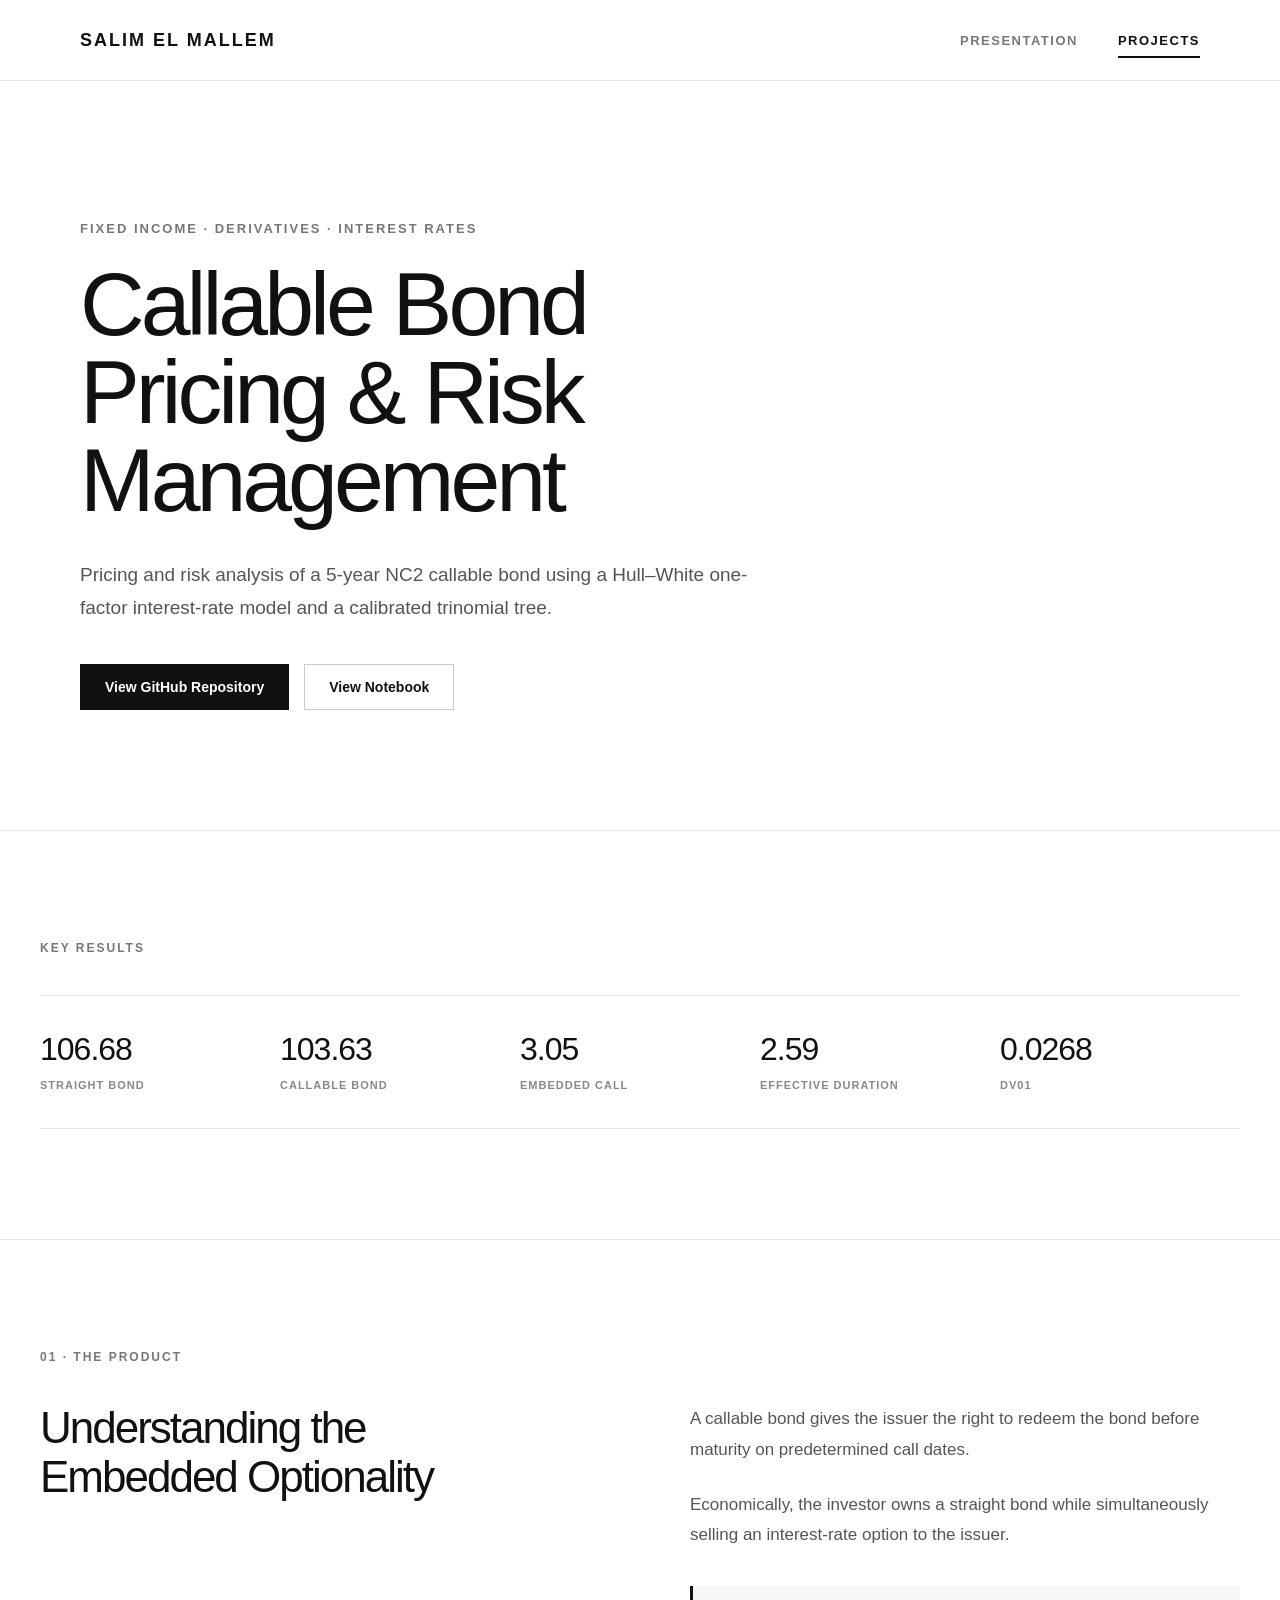
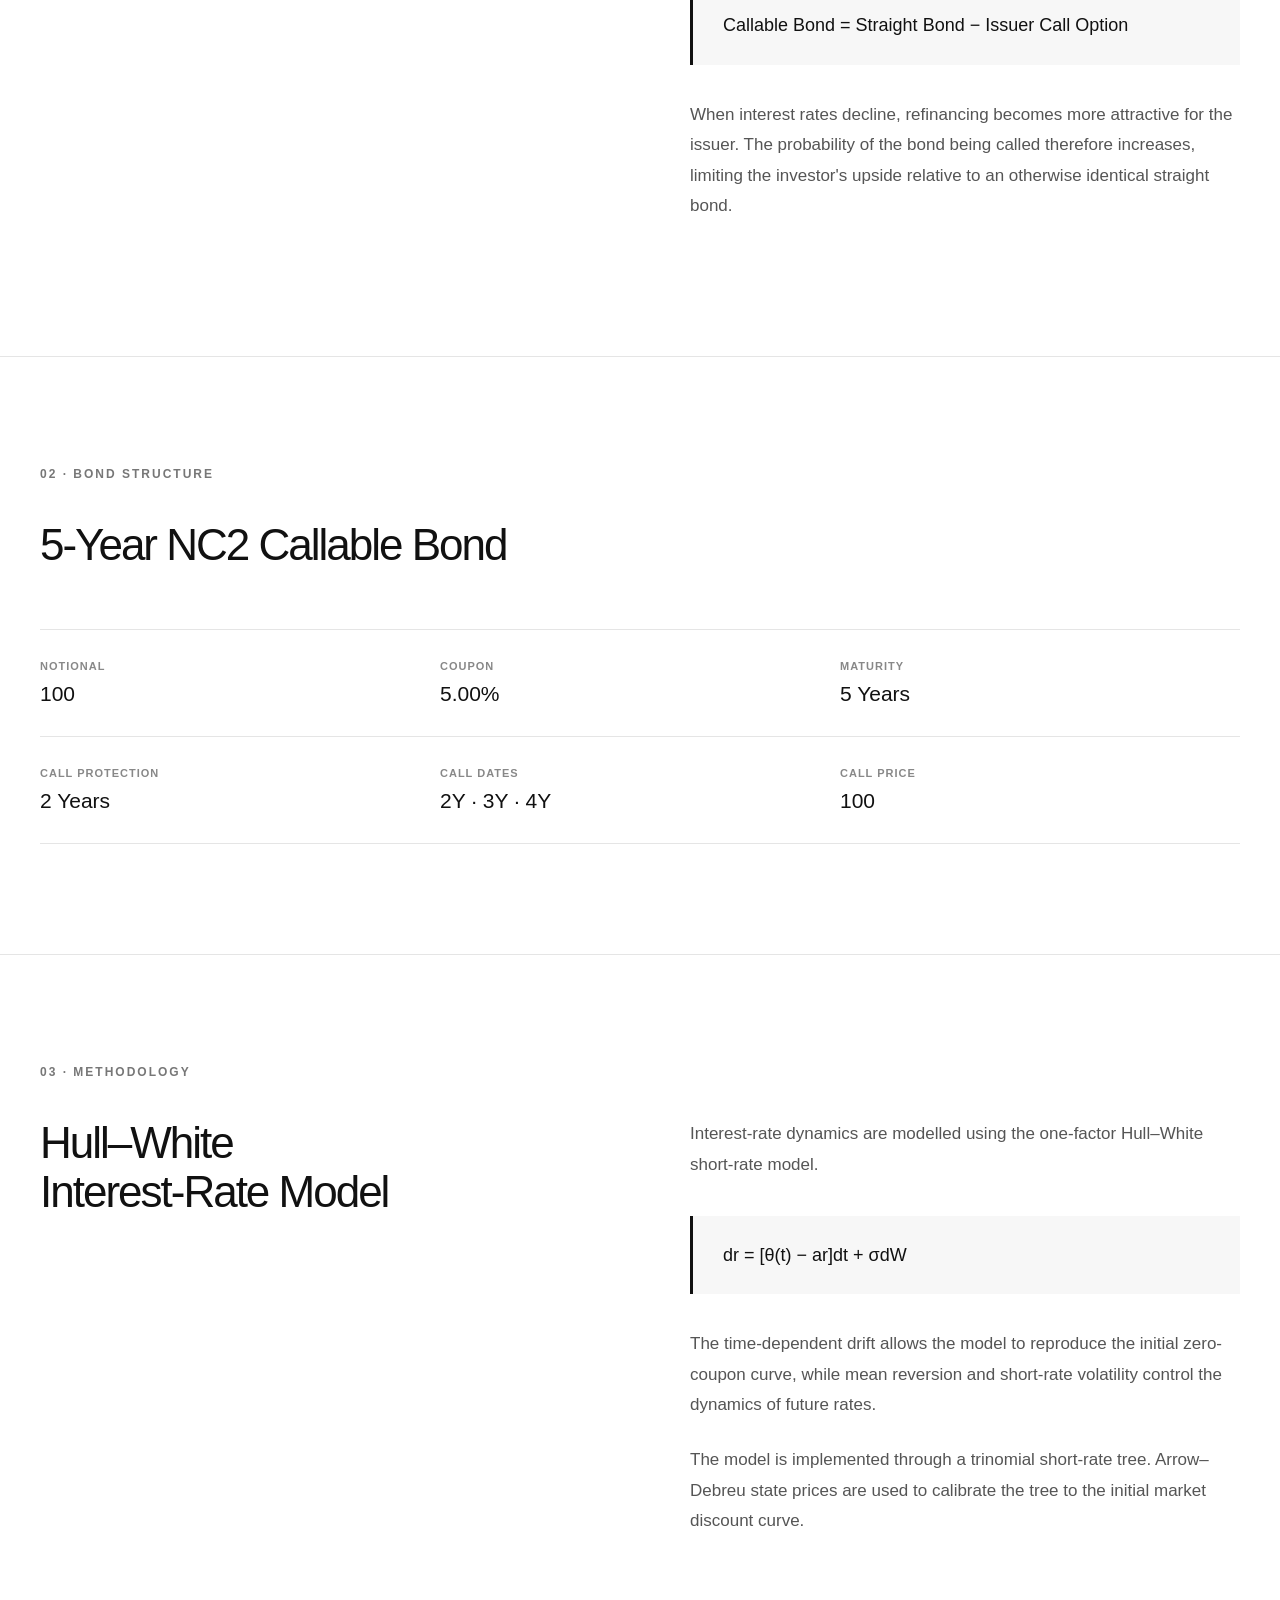
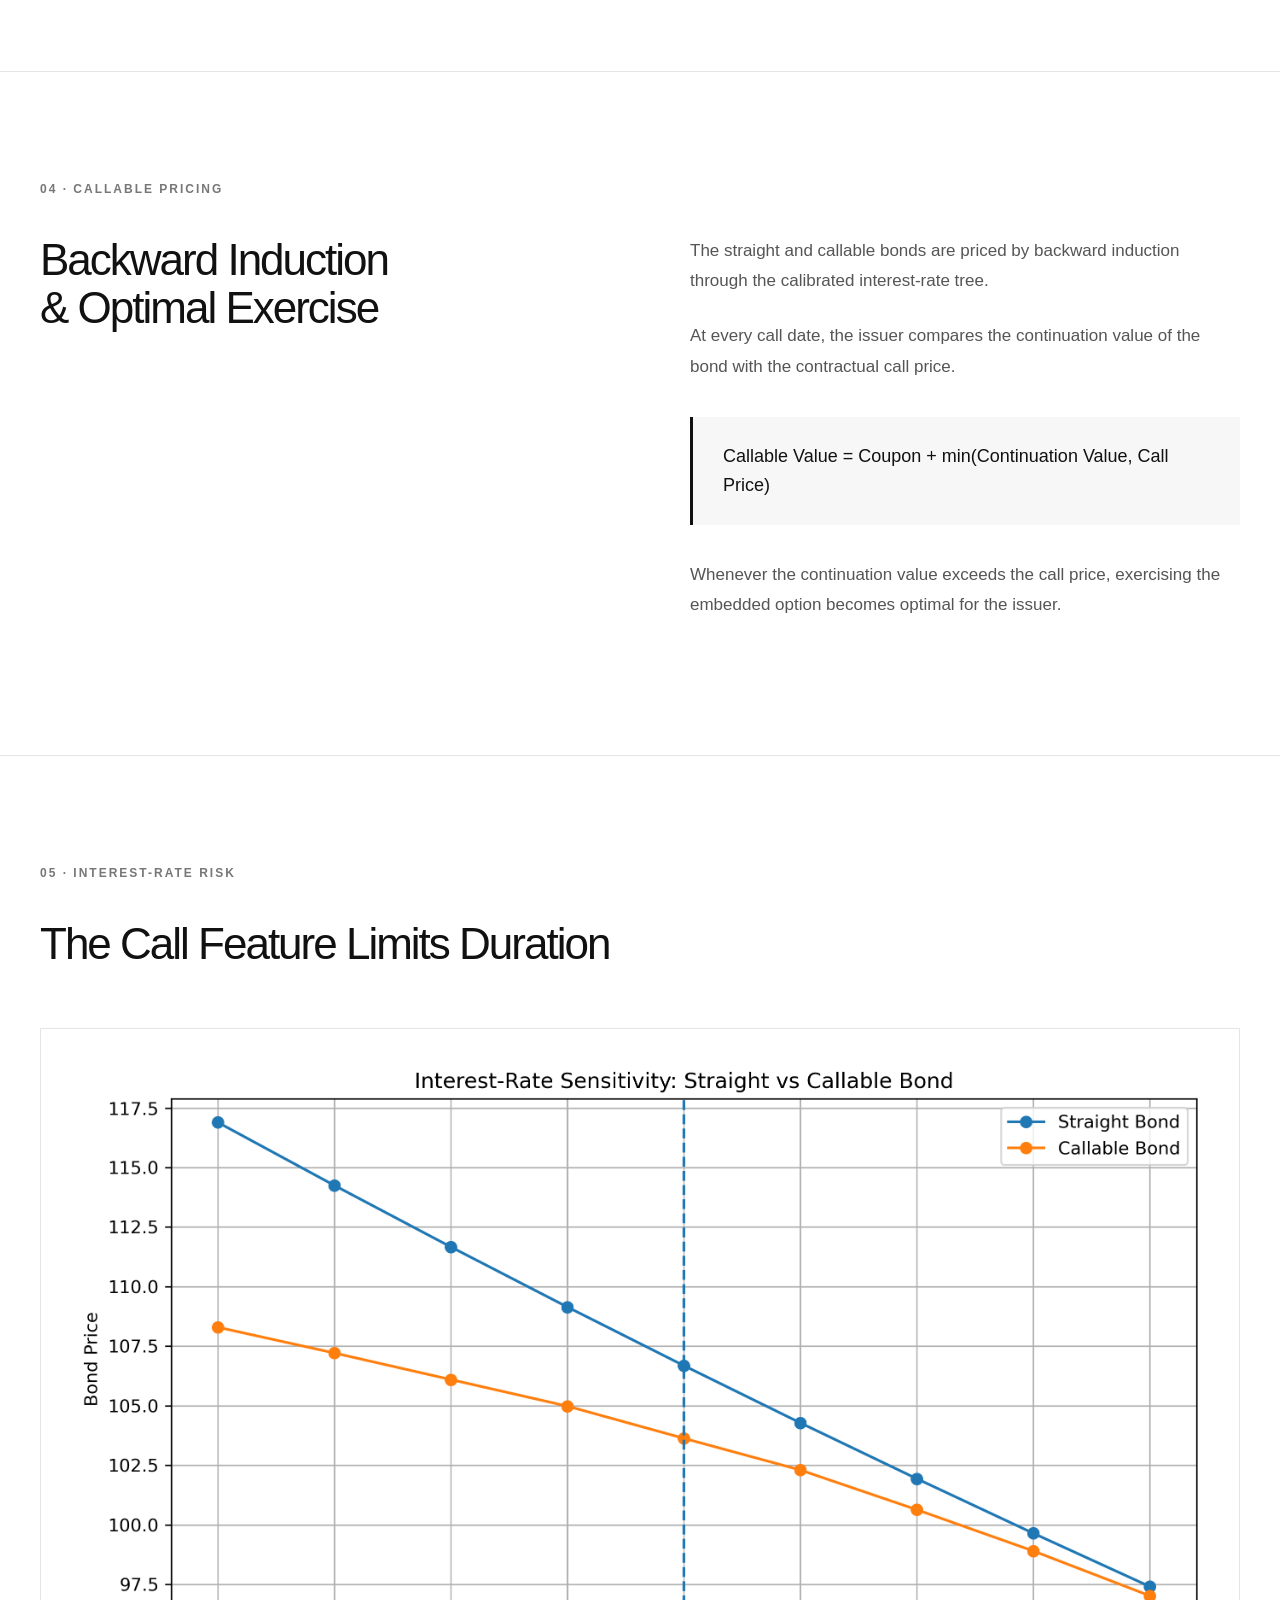
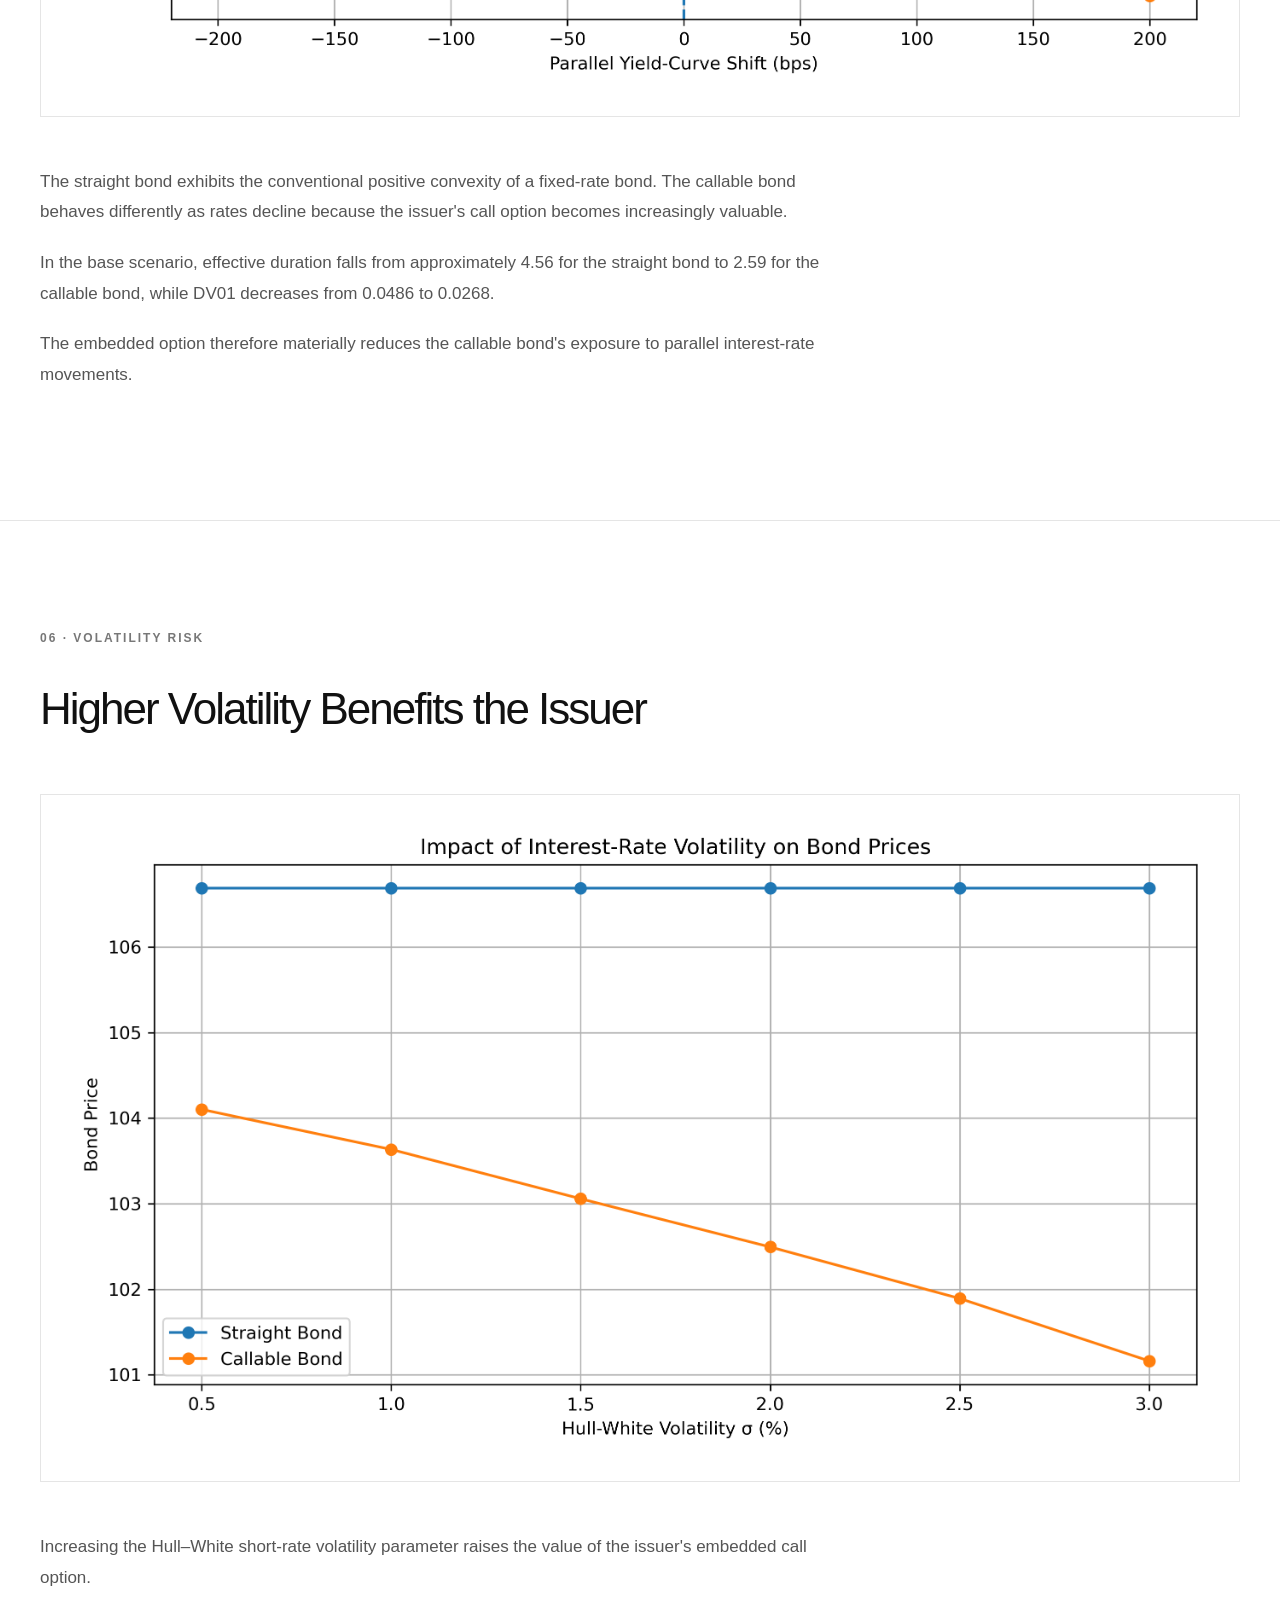
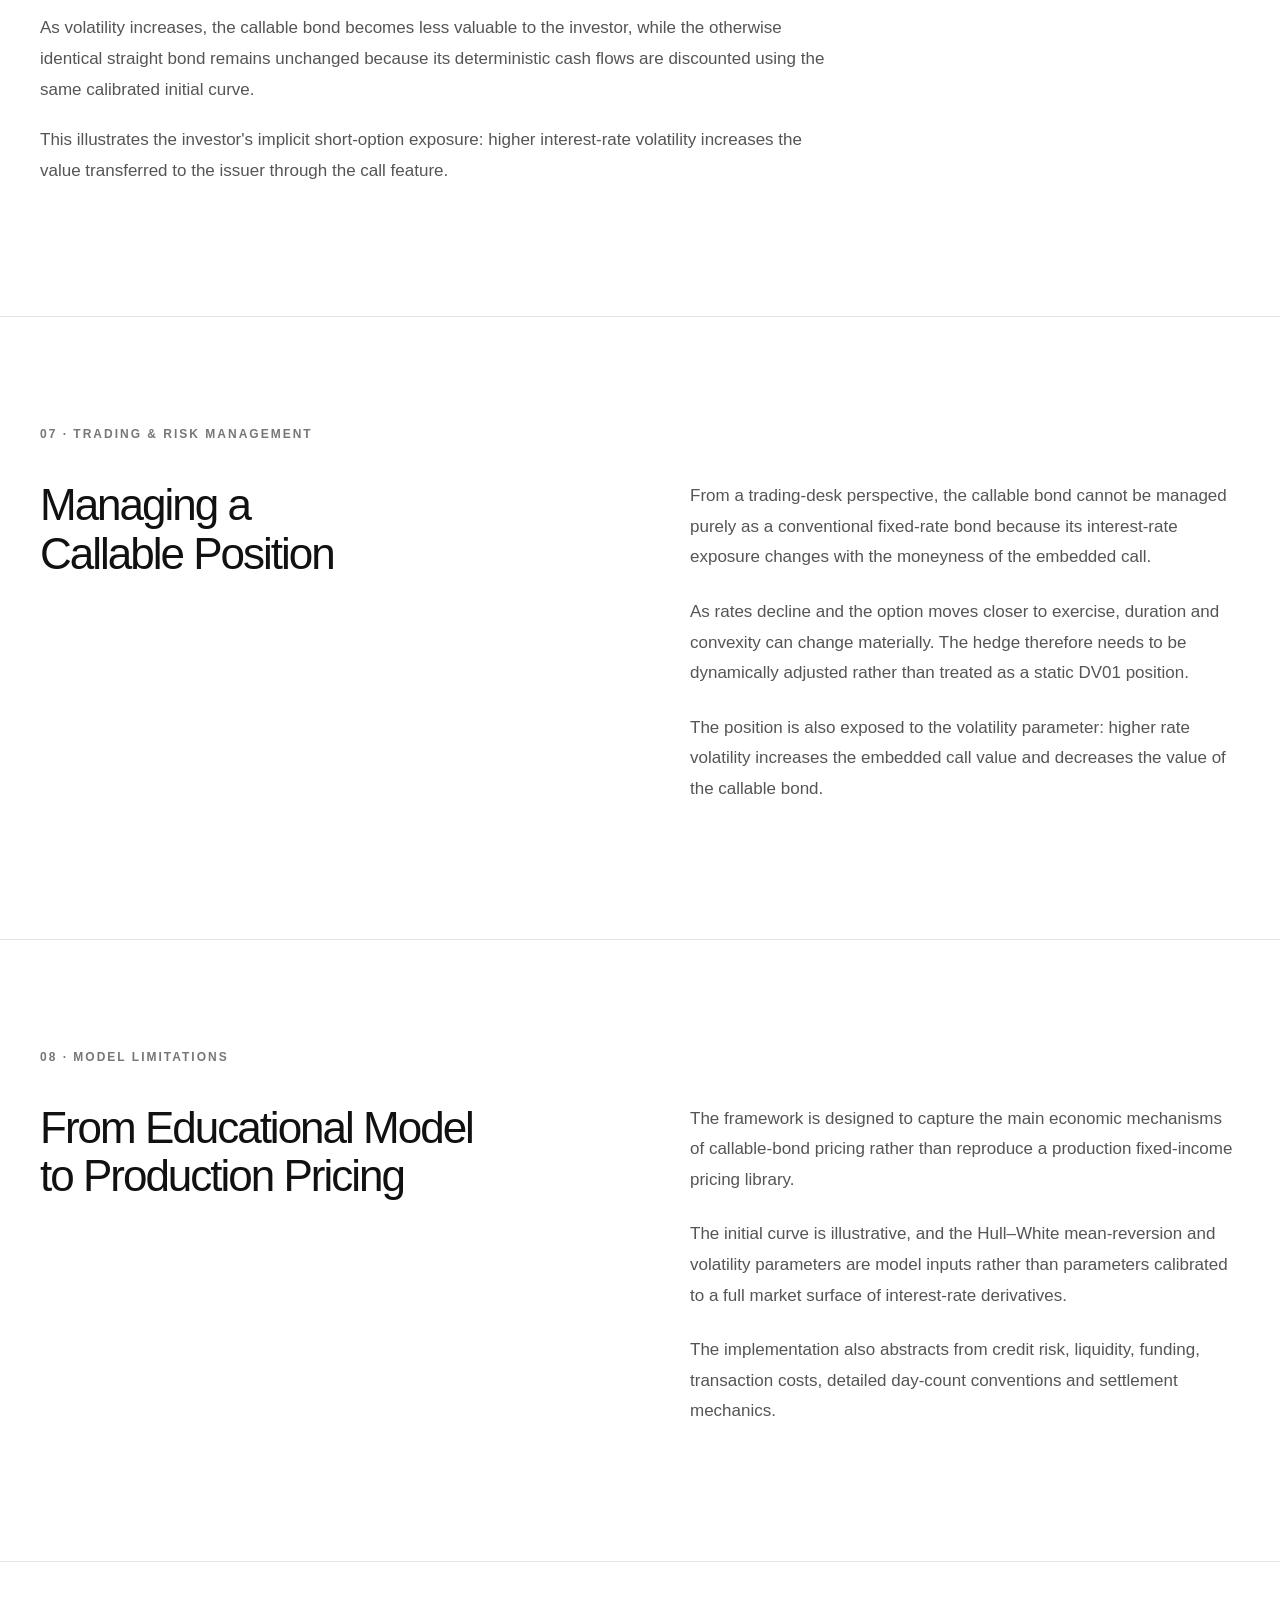
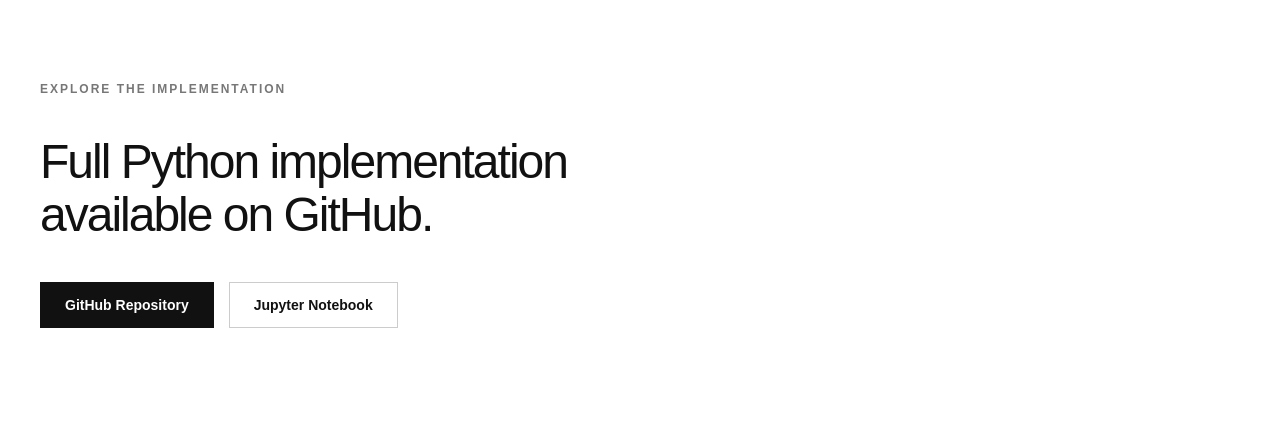
<file: projects/callable-bond.html>
<!DOCTYPE html>
<html lang="en">

<head>
    <meta charset="UTF-8">
    <meta name="viewport" content="width=device-width, initial-scale=1.0">

    <title>Callable Bond Pricing | Salim El Mallem</title>

    <link rel="stylesheet" href="../style.css">
</head>

<body>

    <!-- =========================
         HEADER
    ========================== -->

    <header>

        <nav class="navbar">

            <a href="../index.html" class="logo">
                SALIM EL MALLEM
            </a>

            <div class="nav-links">

                <a href="../index.html">
                    PRESENTATION
                </a>

                <a href="../projects.html" class="active">
                    PROJECTS
                </a>

            </div>

        </nav>

    </header>


    <main>

        <!-- =========================
             PROJECT HERO
        ========================== -->

        <section class="project-detail-hero">

            <p class="eyebrow">
                FIXED INCOME · DERIVATIVES · INTEREST RATES
            </p>

            <h1>
                Callable Bond<br>
                Pricing & Risk Management
            </h1>

            <p class="project-detail-intro">
                Pricing and risk analysis of a 5-year NC2 callable bond
                using a Hull–White one-factor interest-rate model and
                a calibrated trinomial tree.
            </p>

            <div class="project-detail-links">

                <a href="https://github.com/SalimEM04/callable-bond-pricing"
                   target="_blank"
                   rel="noopener noreferrer"
                   class="primary-button">
                    View GitHub Repository
                </a>

                <a href="https://github.com/SalimEM04/callable-bond-pricing/blob/main/notebooks/callable_bond_pricing.ipynb"
                   target="_blank"
                   rel="noopener noreferrer"
                   class="secondary-button">
                    View Notebook
                </a>

            </div>

        </section>


        <!-- =========================
             KEY RESULTS
        ========================== -->

        <section class="detail-section">

            <div class="section-container">

                <p class="section-label">
                    KEY RESULTS
                </p>

                <div class="detail-metrics">

                    <div class="detail-metric">
                        <strong>106.68</strong>
                        <span>Straight Bond</span>
                    </div>

                    <div class="detail-metric">
                        <strong>103.63</strong>
                        <span>Callable Bond</span>
                    </div>

                    <div class="detail-metric">
                        <strong>3.05</strong>
                        <span>Embedded Call</span>
                    </div>

                    <div class="detail-metric">
                        <strong>2.59</strong>
                        <span>Effective Duration</span>
                    </div>

                    <div class="detail-metric">
                        <strong>0.0268</strong>
                        <span>DV01</span>
                    </div>

                </div>

            </div>

        </section>


        <!-- =========================
             01 - PRODUCT
        ========================== -->

        <section class="detail-section">

            <div class="section-container">

                <p class="section-label">
                    01 · THE PRODUCT
                </p>

                <div class="detail-two-columns">

                    <h2>
                        Understanding the<br>
                        Embedded Optionality
                    </h2>

                    <div class="detail-text">

                        <p>
                            A callable bond gives the issuer the right to redeem
                            the bond before maturity on predetermined call dates.
                        </p>

                        <p>
                            Economically, the investor owns a straight bond while
                            simultaneously selling an interest-rate option to the issuer.
                        </p>

                        <div class="formula-box">
                            Callable Bond = Straight Bond − Issuer Call Option
                        </div>

                        <p>
                            When interest rates decline, refinancing becomes more
                            attractive for the issuer. The probability of the bond
                            being called therefore increases, limiting the investor's
                            upside relative to an otherwise identical straight bond.
                        </p>

                    </div>

                </div>

            </div>

        </section>


        <!-- =========================
             02 - BOND STRUCTURE
        ========================== -->

        <section class="detail-section">

            <div class="section-container">

                <p class="section-label">
                    02 · BOND STRUCTURE
                </p>

                <h2 class="detail-title">
                    5-Year NC2 Callable Bond
                </h2>

                <div class="structure-grid">

                    <div>
                        <span>Notional</span>
                        <strong>100</strong>
                    </div>

                    <div>
                        <span>Coupon</span>
                        <strong>5.00%</strong>
                    </div>

                    <div>
                        <span>Maturity</span>
                        <strong>5 Years</strong>
                    </div>

                    <div>
                        <span>Call Protection</span>
                        <strong>2 Years</strong>
                    </div>

                    <div>
                        <span>Call Dates</span>
                        <strong>2Y · 3Y · 4Y</strong>
                    </div>

                    <div>
                        <span>Call Price</span>
                        <strong>100</strong>
                    </div>

                </div>

            </div>

        </section>


        <!-- =========================
             03 - MODEL
        ========================== -->

        <section class="detail-section">

            <div class="section-container">

                <p class="section-label">
                    03 · METHODOLOGY
                </p>

                <div class="detail-two-columns">

                    <h2>
                        Hull–White<br>
                        Interest-Rate Model
                    </h2>

                    <div class="detail-text">

                        <p>
                            Interest-rate dynamics are modelled using the
                            one-factor Hull–White short-rate model.
                        </p>

                        <div class="formula-box">
                            dr = [θ(t) − ar]dt + σdW
                        </div>

                        <p>
                            The time-dependent drift allows the model to reproduce
                            the initial zero-coupon curve, while mean reversion and
                            short-rate volatility control the dynamics of future rates.
                        </p>

                        <p>
                            The model is implemented through a trinomial short-rate
                            tree. Arrow–Debreu state prices are used to calibrate
                            the tree to the initial market discount curve.
                        </p>

                    </div>

                </div>

            </div>

        </section>


        <!-- =========================
             04 - PRICING
        ========================== -->

        <section class="detail-section">

            <div class="section-container">

                <p class="section-label">
                    04 · CALLABLE PRICING
                </p>

                <div class="detail-two-columns">

                    <h2>
                        Backward Induction<br>
                        & Optimal Exercise
                    </h2>

                    <div class="detail-text">

                        <p>
                            The straight and callable bonds are priced by backward
                            induction through the calibrated interest-rate tree.
                        </p>

                        <p>
                            At every call date, the issuer compares the continuation
                            value of the bond with the contractual call price.
                        </p>

                        <div class="formula-box">
                            Callable Value = Coupon + min(Continuation Value, Call Price)
                        </div>

                        <p>
                            Whenever the continuation value exceeds the call price,
                            exercising the embedded option becomes optimal for the issuer.
                        </p>

                    </div>

                </div>

            </div>

        </section>


        <!-- =========================
             05 - RATE RISK
        ========================== -->

        <section class="detail-section">

            <div class="section-container">

                <p class="section-label">
                    05 · INTEREST-RATE RISK
                </p>

                <h2 class="detail-title">
                    The Call Feature Limits Duration
                </h2>

                <div class="chart-container">

                    <img src="../assets/rate_sensitivity.png"
                         alt="Callable bond interest-rate sensitivity">

                </div>

                <div class="chart-analysis">

                    <p>
                        The straight bond exhibits the conventional positive
                        convexity of a fixed-rate bond. The callable bond behaves
                        differently as rates decline because the issuer's call
                        option becomes increasingly valuable.
                    </p>

                    <p>
                        In the base scenario, effective duration falls from
                        approximately 4.56 for the straight bond to 2.59 for the
                        callable bond, while DV01 decreases from 0.0486 to 0.0268.
                    </p>

                    <p>
                        The embedded option therefore materially reduces the
                        callable bond's exposure to parallel interest-rate movements.
                    </p>

                </div>

            </div>

        </section>


        <!-- =========================
             06 - VOLATILITY
        ========================== -->

        <section class="detail-section">

            <div class="section-container">

                <p class="section-label">
                    06 · VOLATILITY RISK
                </p>

                <h2 class="detail-title">
                    Higher Volatility Benefits the Issuer
                </h2>

                <div class="chart-container">

                    <img src="../assets/volatility_sensitivity.png"
                         alt="Callable bond volatility sensitivity">

                </div>

                <div class="chart-analysis">

                    <p>
                        Increasing the Hull–White short-rate volatility parameter
                        raises the value of the issuer's embedded call option.
                    </p>

                    <p>
                        As volatility increases, the callable bond becomes less
                        valuable to the investor, while the otherwise identical
                        straight bond remains unchanged because its deterministic
                        cash flows are discounted using the same calibrated initial curve.
                    </p>

                    <p>
                        This illustrates the investor's implicit short-option exposure:
                        higher interest-rate volatility increases the value transferred
                        to the issuer through the call feature.
                    </p>

                </div>

            </div>

        </section>


        <!-- =========================
             07 - RISK MANAGEMENT
        ========================== -->

        <section class="detail-section">

            <div class="section-container">

                <p class="section-label">
                    07 · TRADING & RISK MANAGEMENT
                </p>

                <div class="detail-two-columns">

                    <h2>
                        Managing a<br>
                        Callable Position
                    </h2>

                    <div class="detail-text">

                        <p>
                            From a trading-desk perspective, the callable bond cannot
                            be managed purely as a conventional fixed-rate bond because
                            its interest-rate exposure changes with the moneyness of
                            the embedded call.
                        </p>

                        <p>
                            As rates decline and the option moves closer to exercise,
                            duration and convexity can change materially. The hedge
                            therefore needs to be dynamically adjusted rather than
                            treated as a static DV01 position.
                        </p>

                        <p>
                            The position is also exposed to the volatility parameter:
                            higher rate volatility increases the embedded call value
                            and decreases the value of the callable bond.
                        </p>

                    </div>

                </div>

            </div>

        </section>


        <!-- =========================
             08 - LIMITATIONS
        ========================== -->

        <section class="detail-section">

            <div class="section-container">

                <p class="section-label">
                    08 · MODEL LIMITATIONS
                </p>

                <div class="detail-two-columns">

                    <h2>
                        From Educational Model<br>
                        to Production Pricing
                    </h2>

                    <div class="detail-text">

                        <p>
                            The framework is designed to capture the main economic
                            mechanisms of callable-bond pricing rather than reproduce
                            a production fixed-income pricing library.
                        </p>

                        <p>
                            The initial curve is illustrative, and the Hull–White
                            mean-reversion and volatility parameters are model inputs
                            rather than parameters calibrated to a full market surface
                            of interest-rate derivatives.
                        </p>

                        <p>
                            The implementation also abstracts from credit risk,
                            liquidity, funding, transaction costs, detailed day-count
                            conventions and settlement mechanics.
                        </p>

                    </div>

                </div>

            </div>

        </section>


        <!-- =========================
             FOOTER
        ========================== -->

        <section class="project-footer">

            <div class="section-container">

                <p class="section-label">
                    EXPLORE THE IMPLEMENTATION
                </p>

                <h2>
                    Full Python implementation<br>
                    available on GitHub.
                </h2>

                <div class="project-detail-links">

                    <a href="https://github.com/SalimEM04/callable-bond-pricing"
                       target="_blank"
                       rel="noopener noreferrer"
                       class="primary-button">
                        GitHub Repository
                    </a>

                    <a href="https://github.com/SalimEM04/callable-bond-pricing/blob/main/notebooks/callable_bond_pricing.ipynb"
                       target="_blank"
                       rel="noopener noreferrer"
                       class="secondary-button">
                        Jupyter Notebook
                    </a>

                </div>

            </div>

        </section>

    </main>

</body>

</html>
</file>
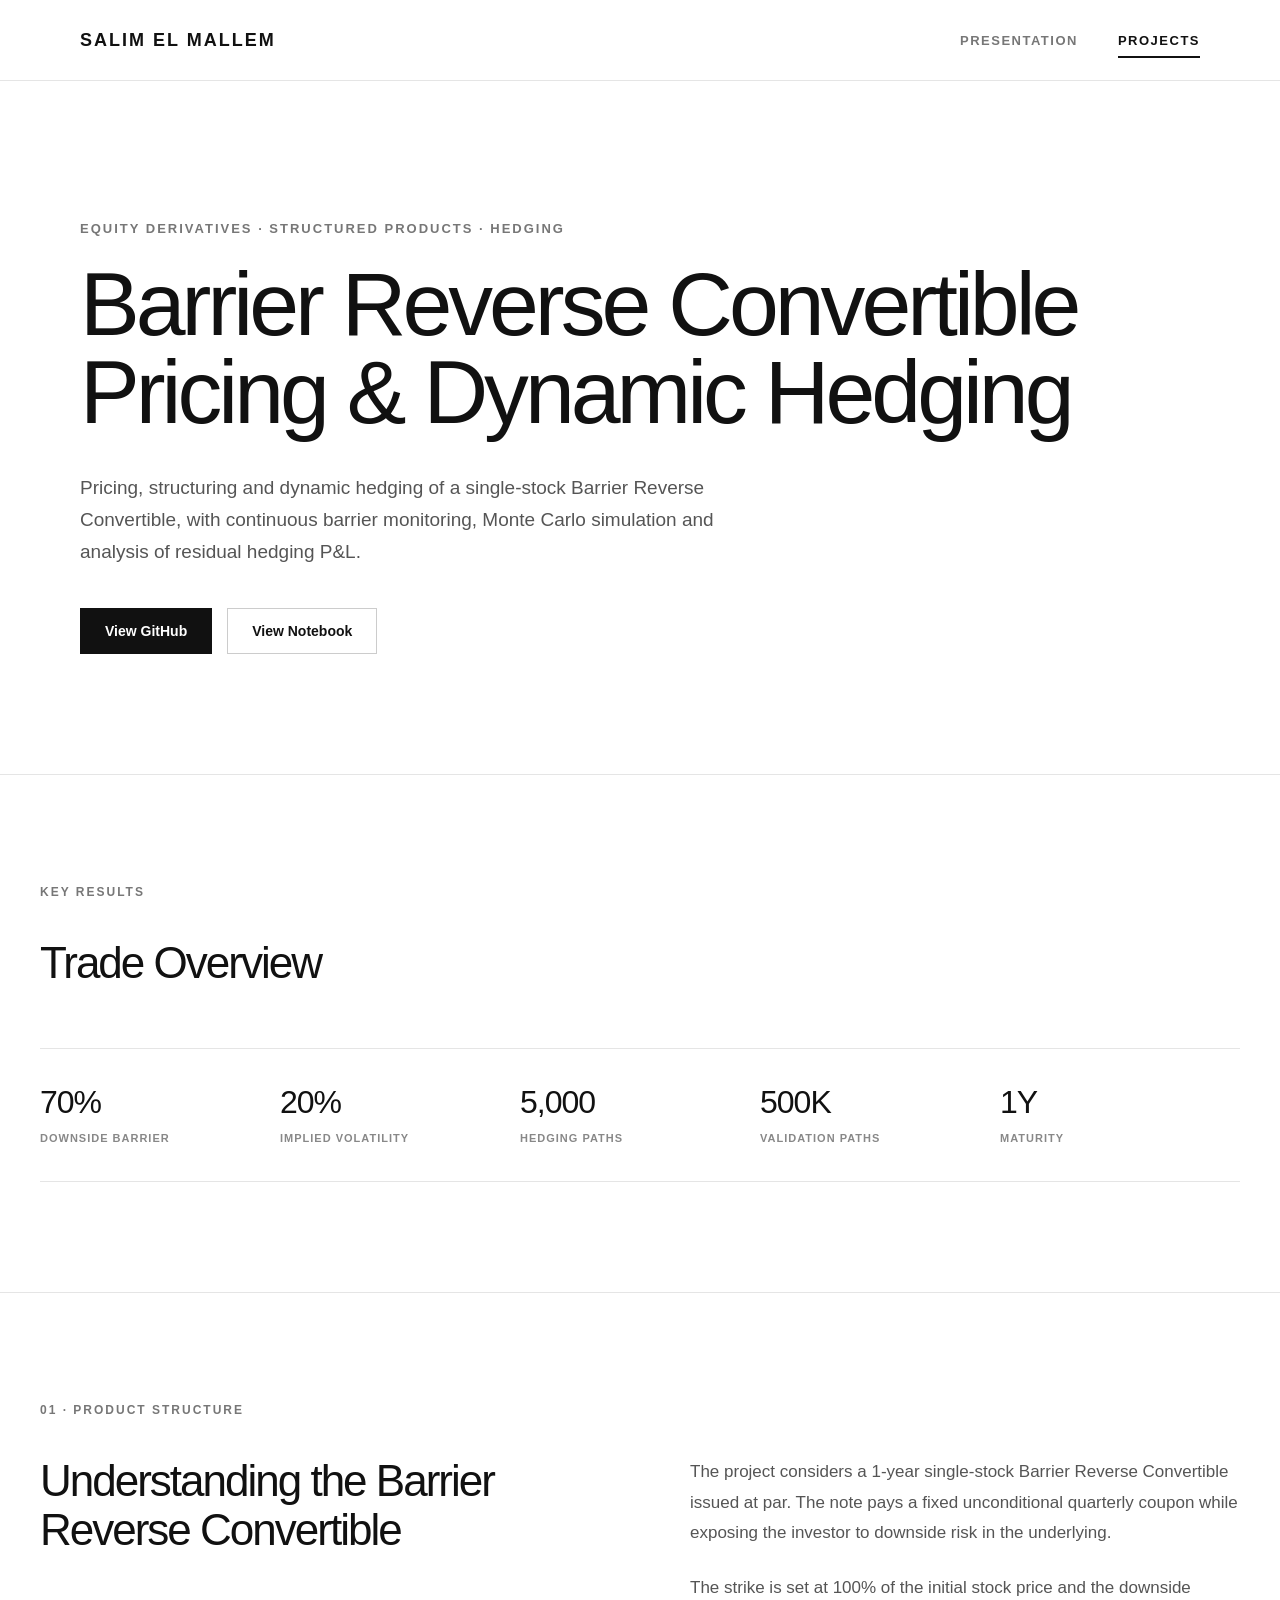
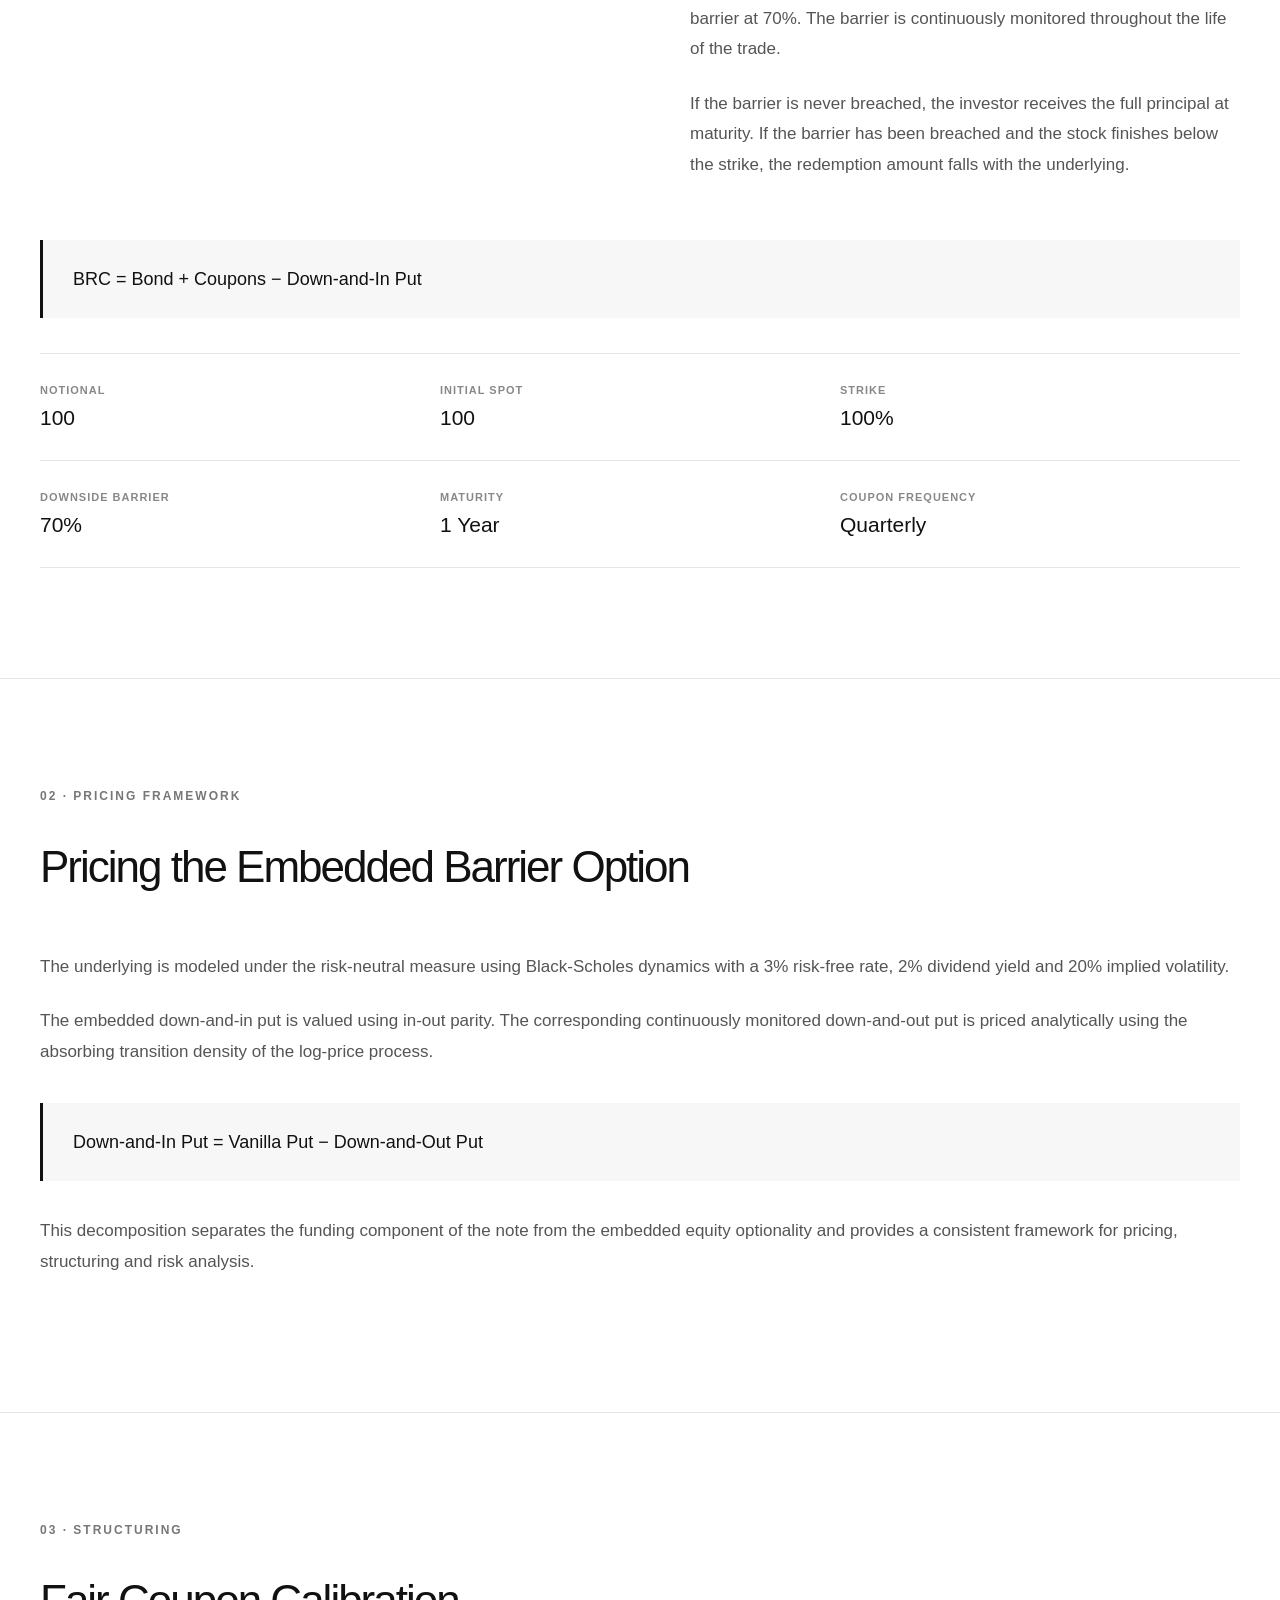
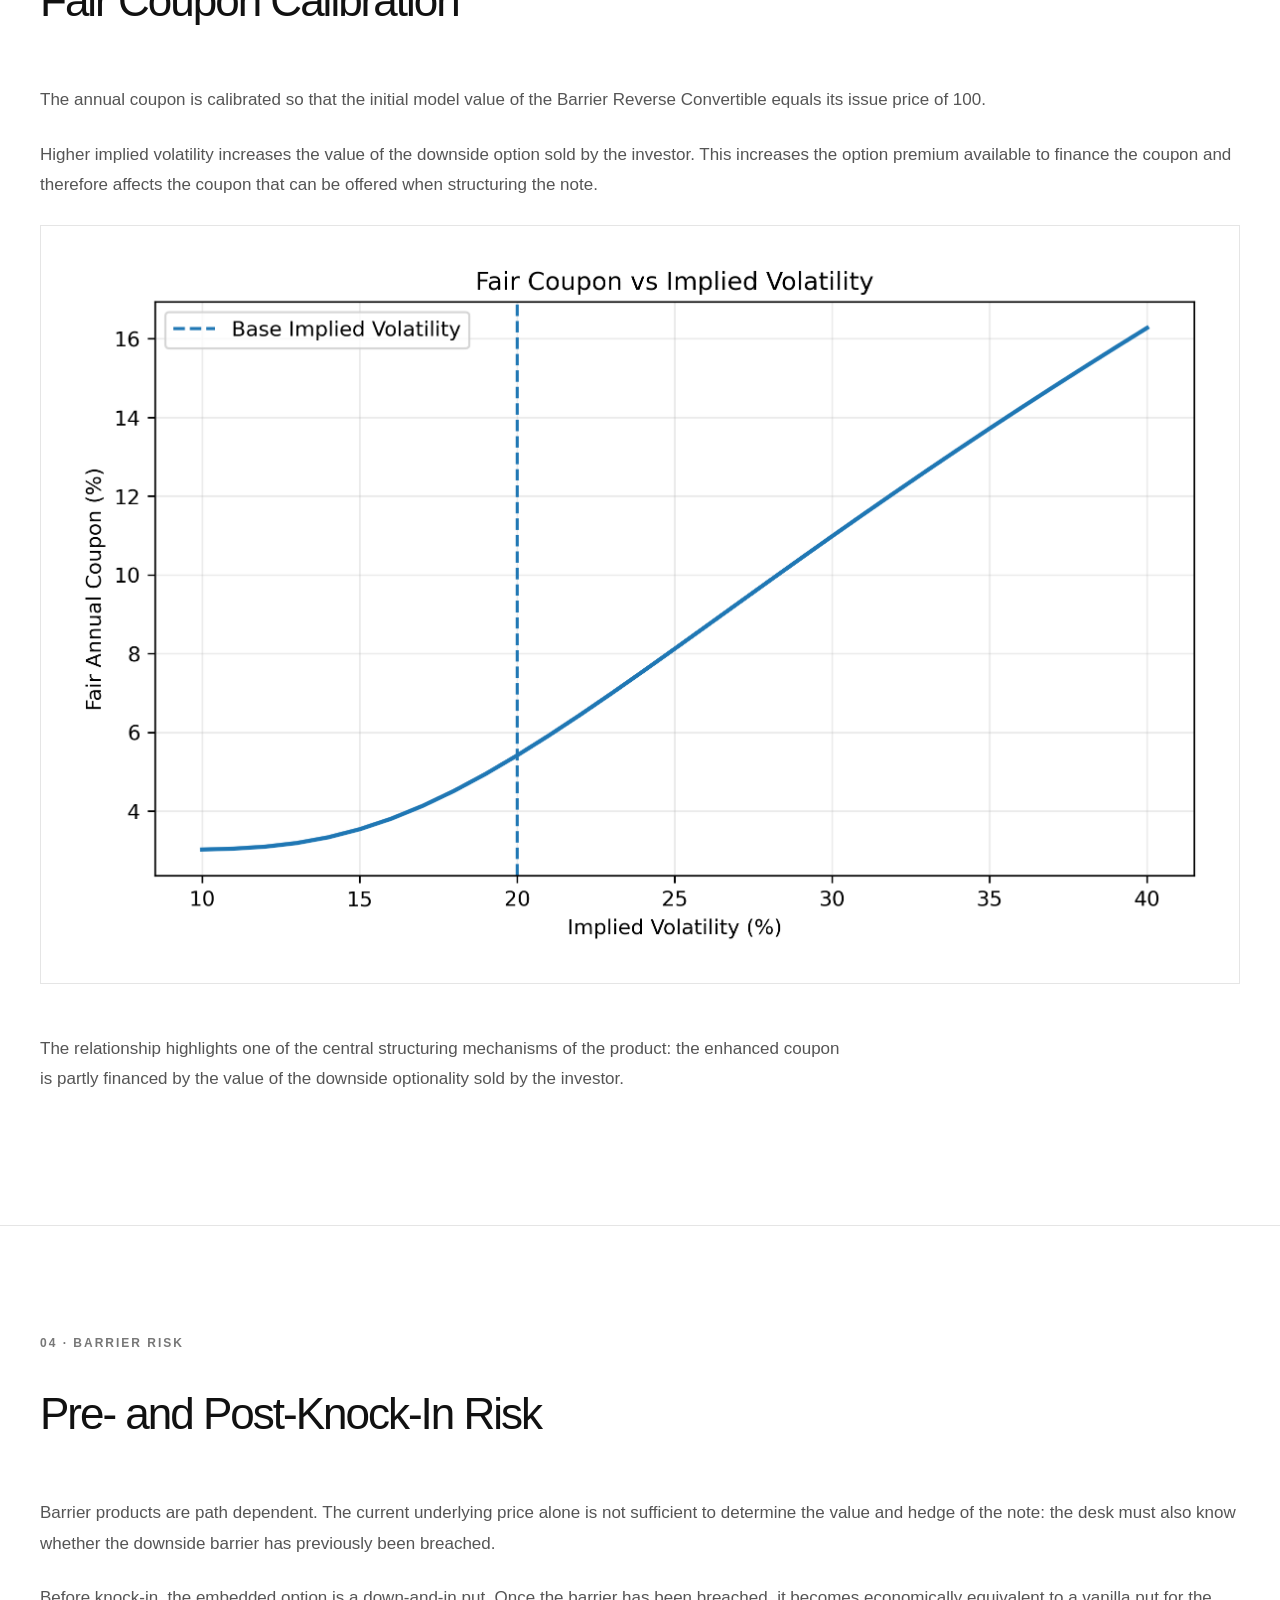
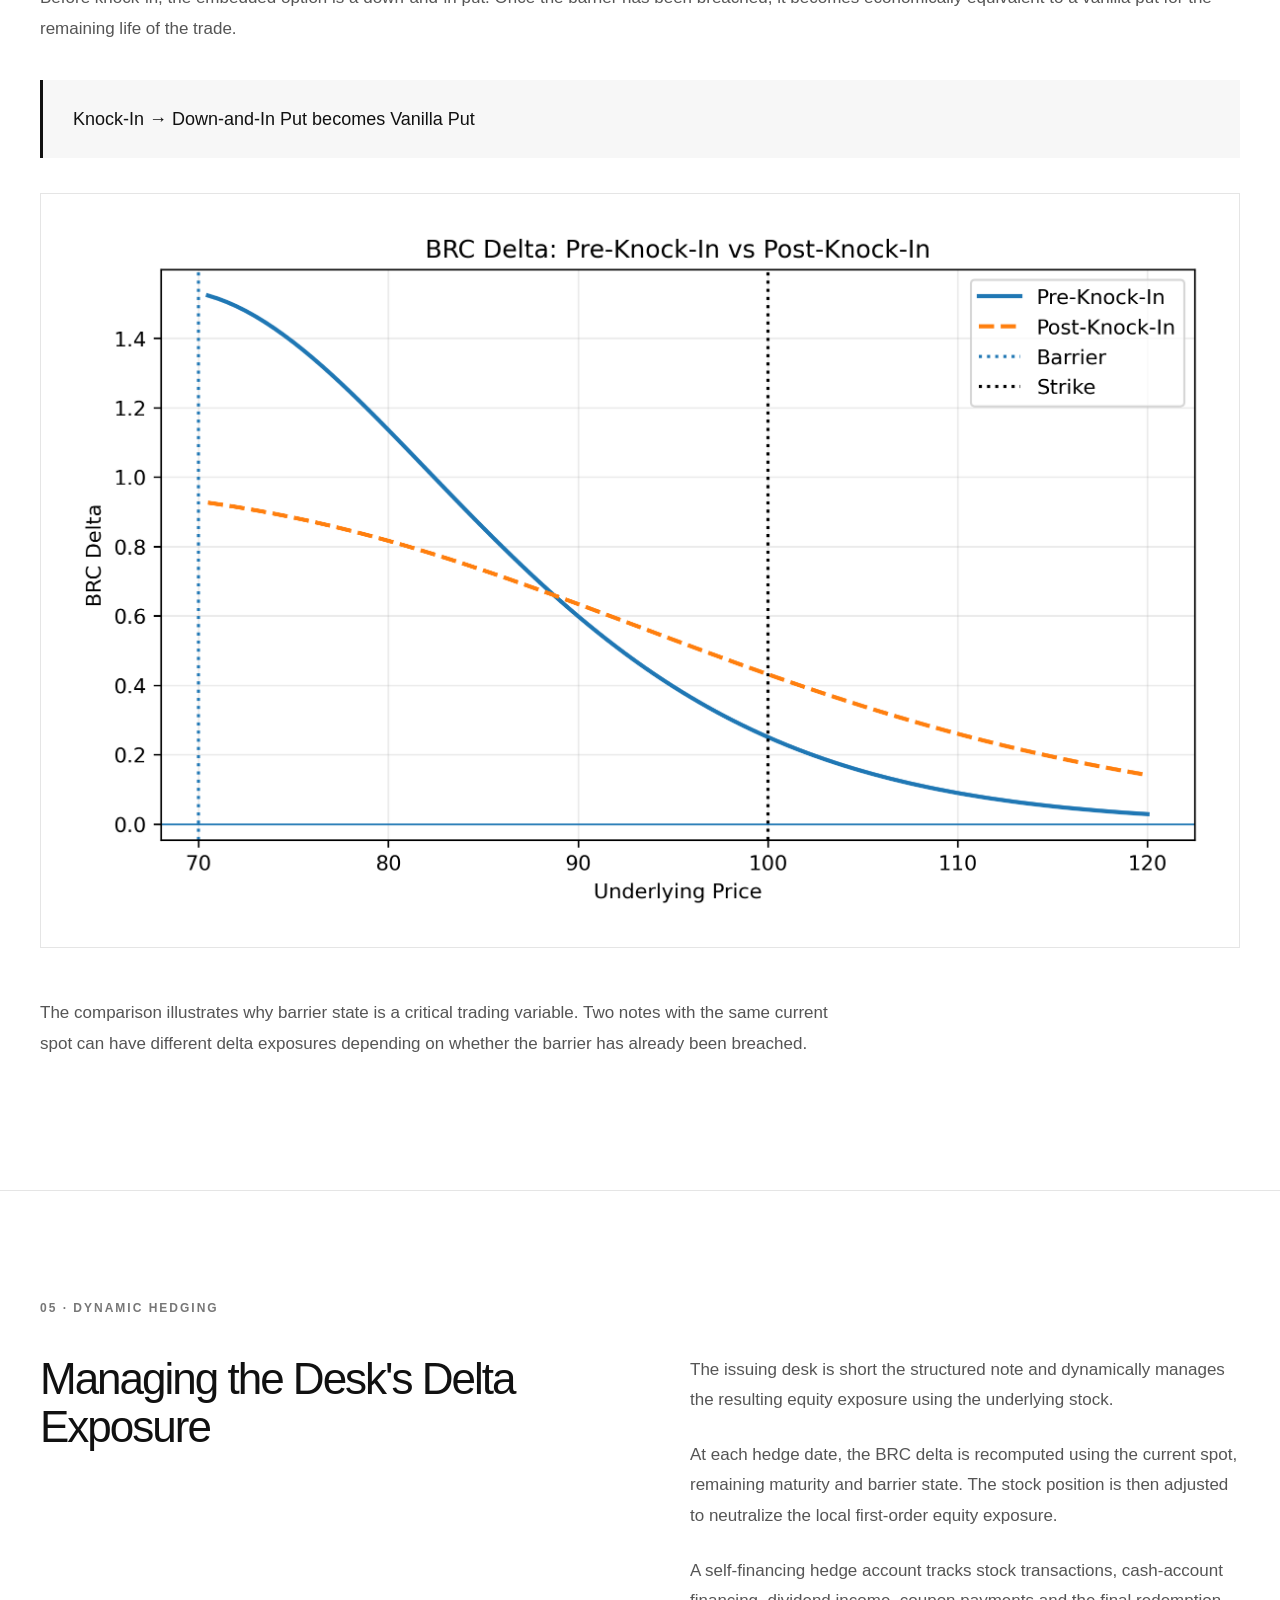
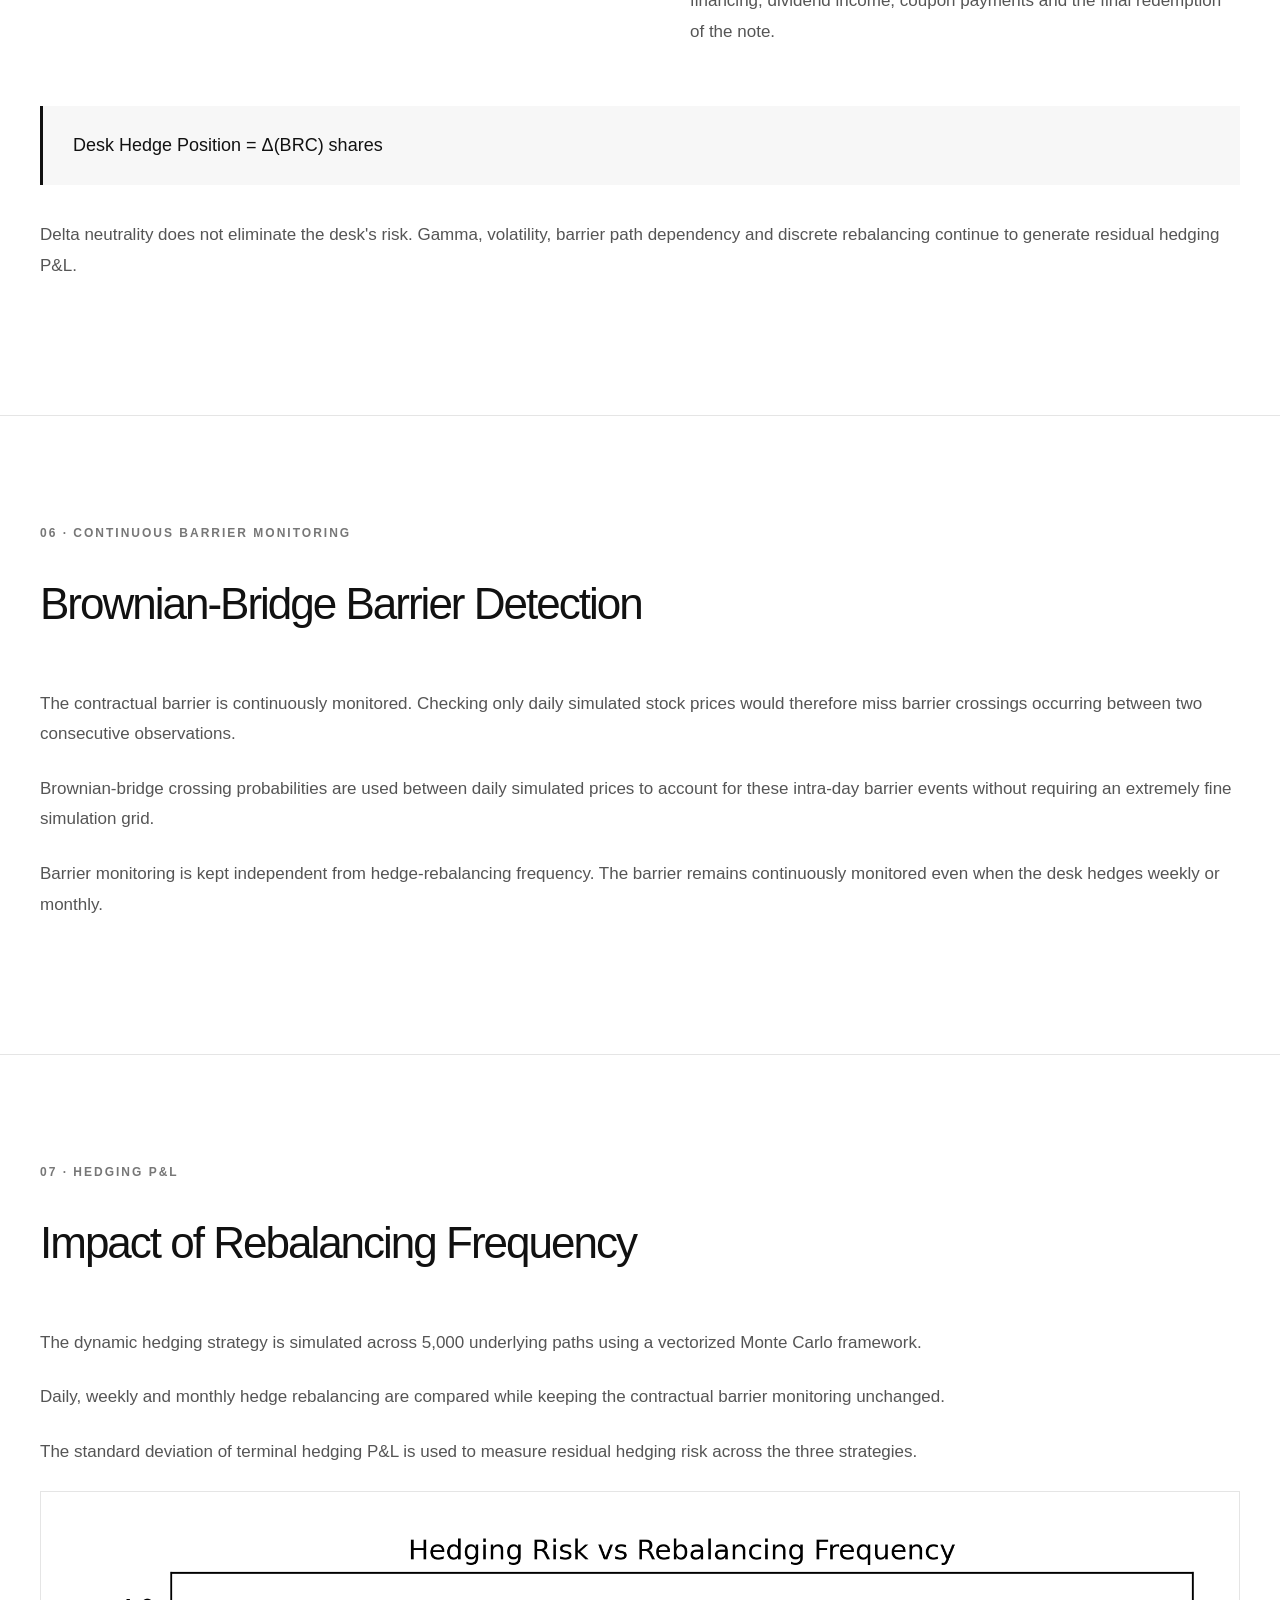
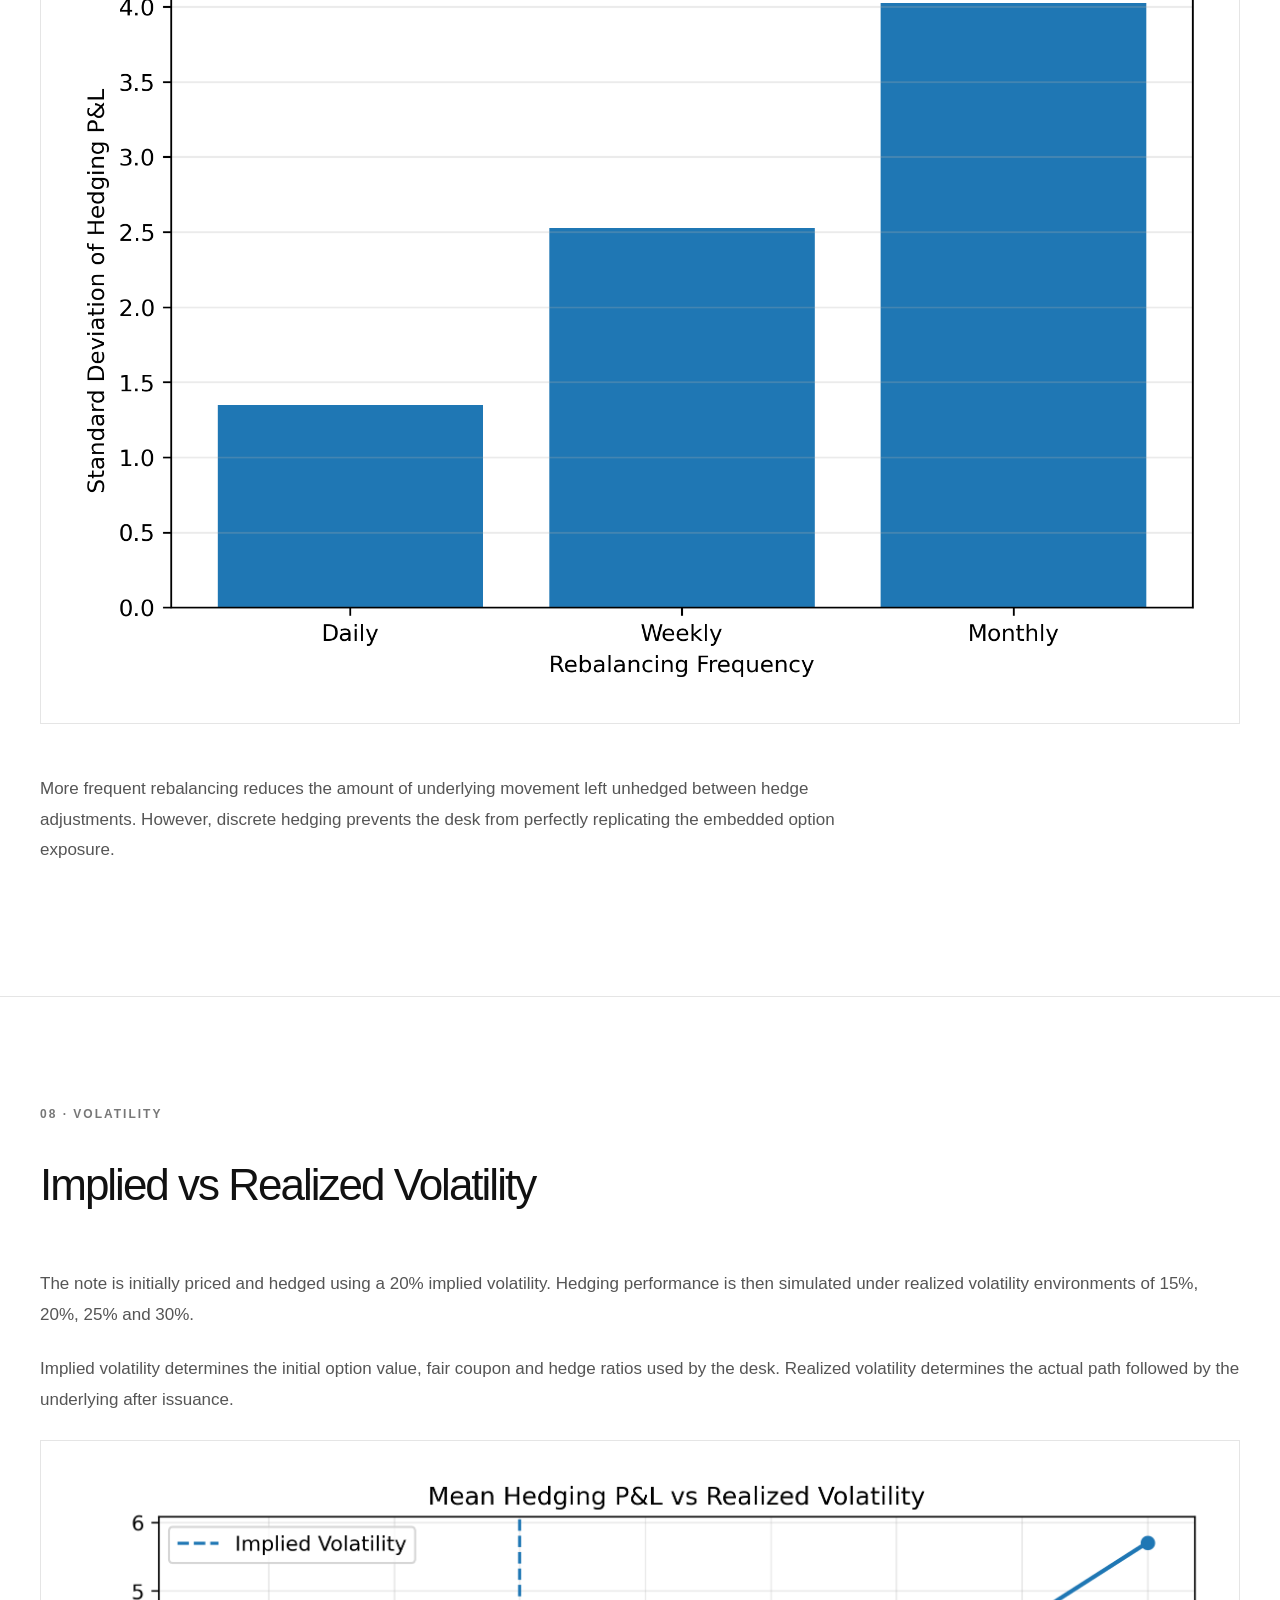
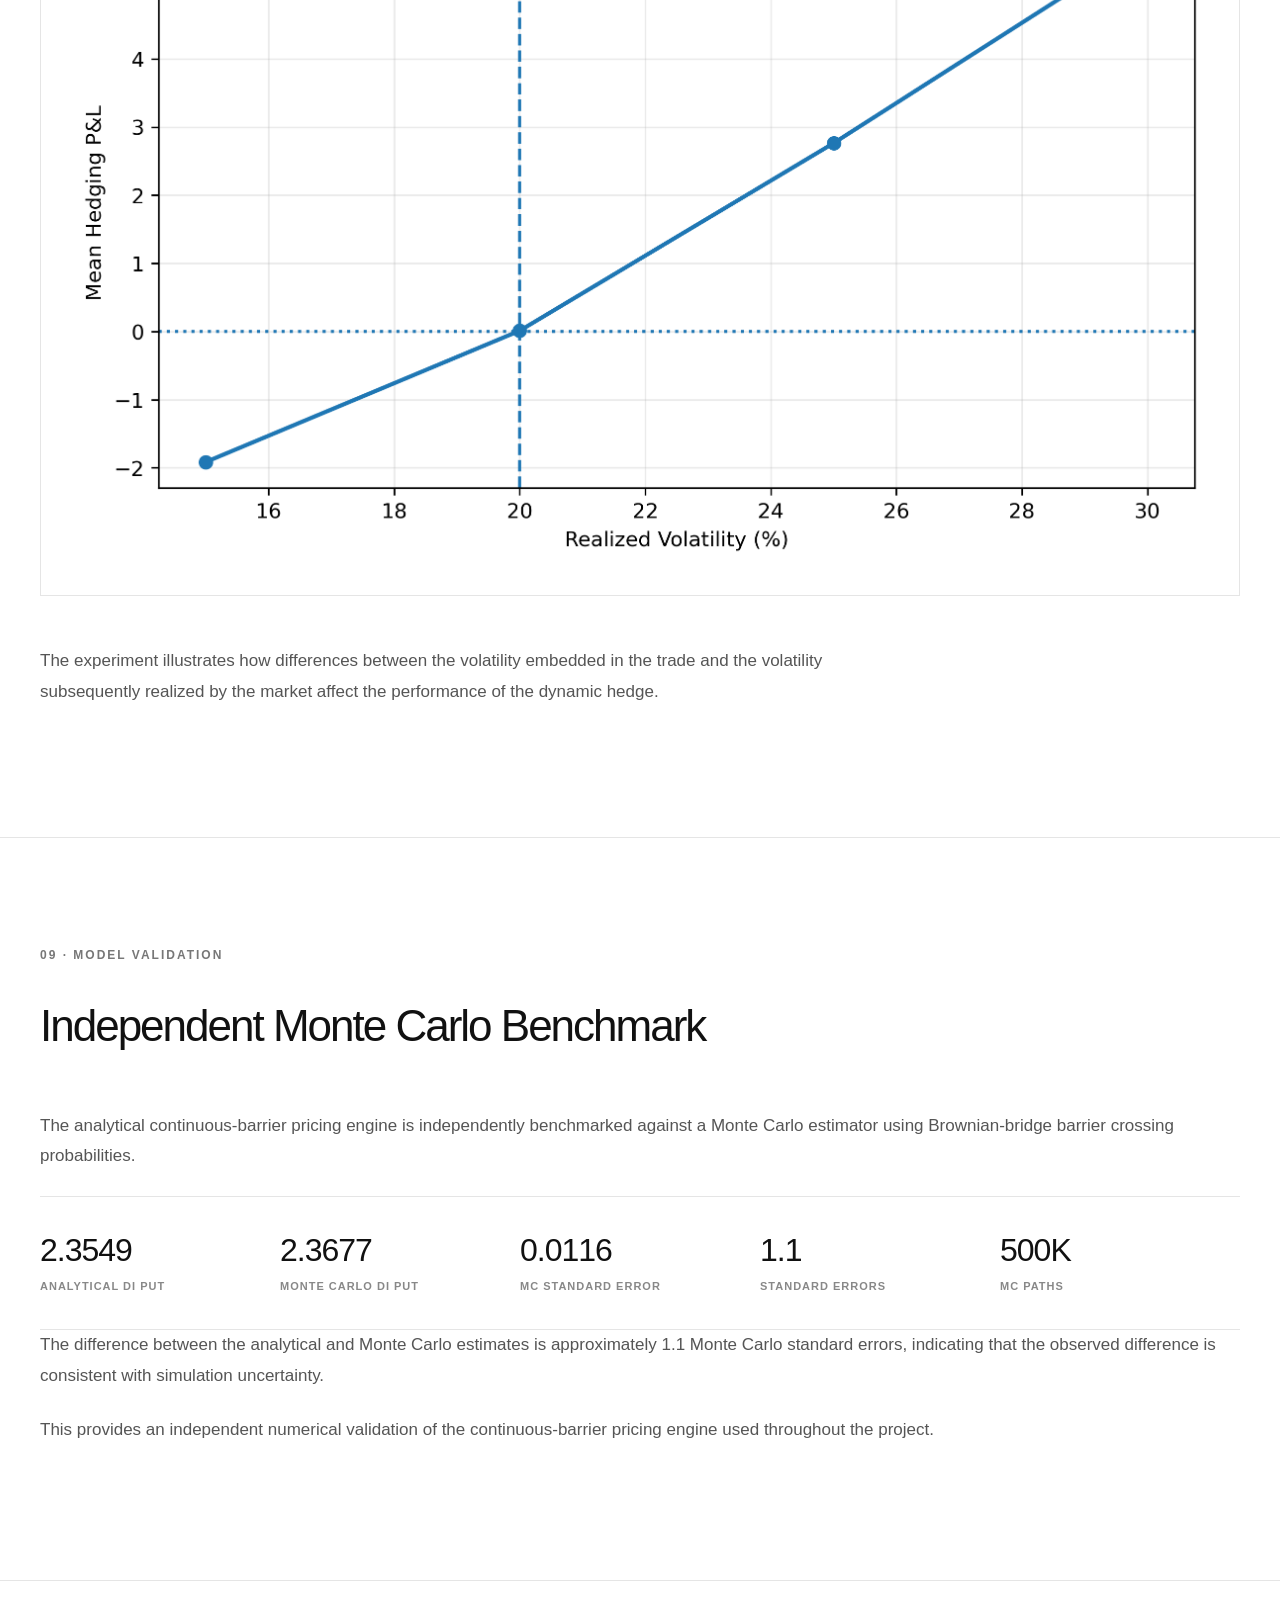
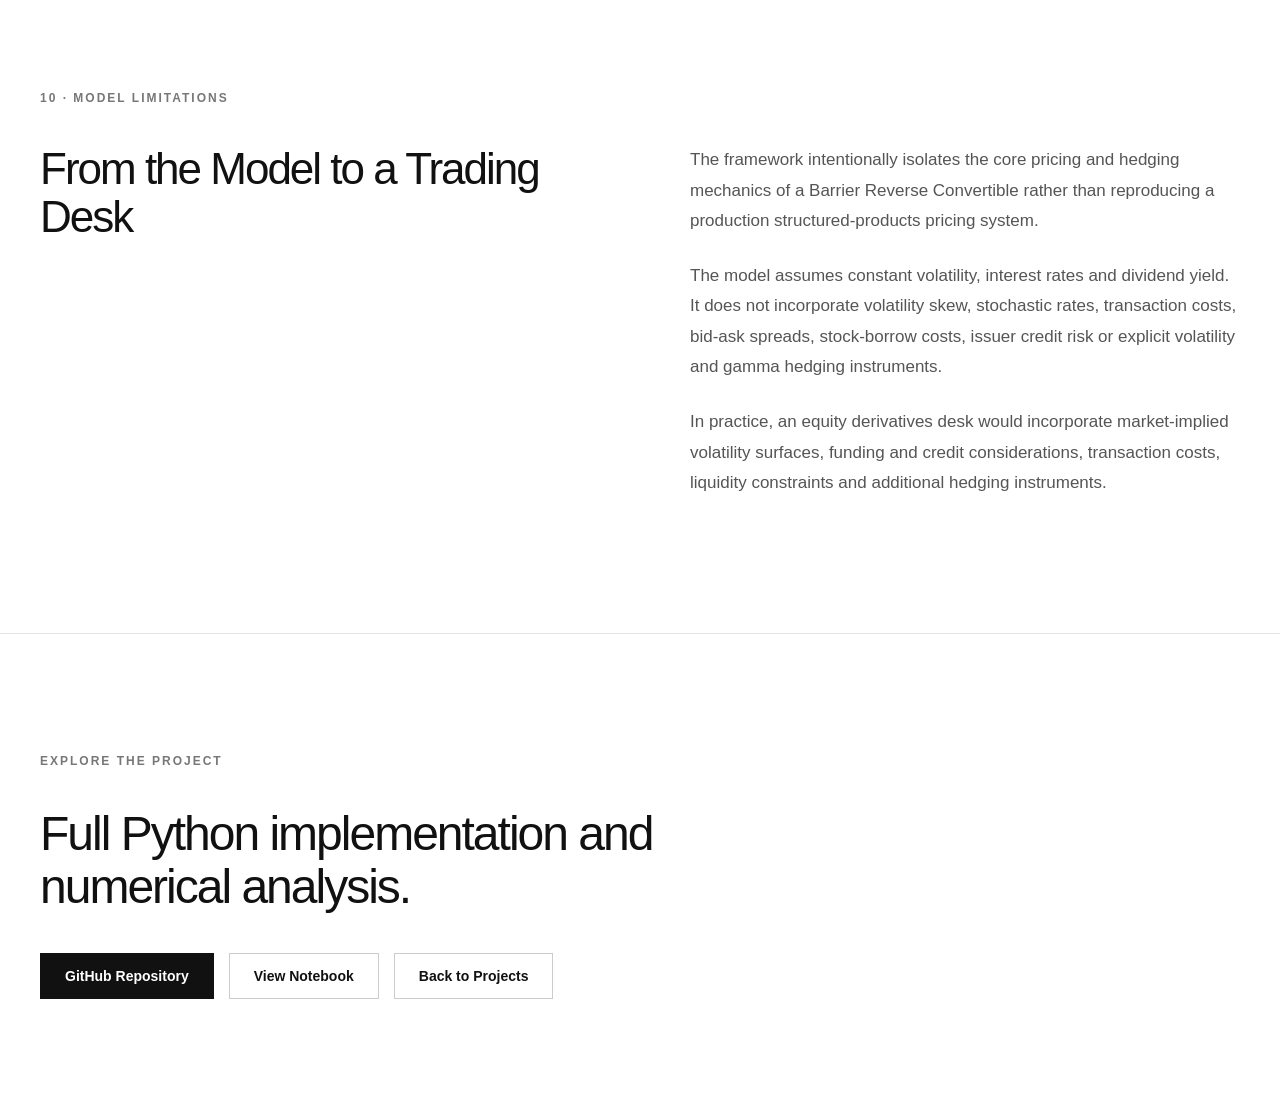
<file: projects/reverse-convertible.html>
<!DOCTYPE html>
<html lang="en">

<head>
    <meta charset="UTF-8">
    <meta name="viewport" content="width=device-width, initial-scale=1.0">

    <title>Barrier Reverse Convertible | Salim El Mallem</title>

    <link rel="stylesheet" href="../style.css">
</head>

<body>

    <header>

        <nav class="navbar">

            <a href="../index.html" class="logo">
                SALIM EL MALLEM
            </a>

            <div class="nav-links">

                <a href="../index.html">
                    PRESENTATION
                </a>

                <a href="../projects.html" class="active">
                    PROJECTS
                </a>

            </div>

        </nav>

    </header>


    <main>

        <!-- PROJECT HERO -->

        <section class="project-detail-hero">

            <p class="eyebrow">
                EQUITY DERIVATIVES · STRUCTURED PRODUCTS · HEDGING
            </p>

            <h1>
                Barrier Reverse Convertible<br>
                Pricing & Dynamic Hedging
            </h1>

            <p class="project-detail-intro">
                Pricing, structuring and dynamic hedging of a single-stock
                Barrier Reverse Convertible, with continuous barrier monitoring,
                Monte Carlo simulation and analysis of residual hedging P&amp;L.
            </p>

            <div class="project-detail-links">

                <a href="https://github.com/SalimEM04/reverse-convertible-hedging"
                   target="_blank"
                   rel="noopener noreferrer"
                   class="primary-button">
                    View GitHub
                </a>

                <a href="https://github.com/SalimEM04/reverse-convertible-hedging/blob/main/notebooks/reverse_convertible_hedging.ipynb"
                   target="_blank"
                   rel="noopener noreferrer"
                   class="secondary-button">
                    View Notebook
                </a>

            </div>

        </section>


        <!-- KEY RESULTS -->

        <section class="detail-section">

            <div class="section-container">

                <p class="section-label">
                    KEY RESULTS
                </p>

                <h2 class="detail-title">
                    Trade Overview
                </h2>

                <div class="detail-metrics">

                    <div class="detail-metric">
                        <strong>70%</strong>
                        <span>Downside Barrier</span>
                    </div>

                    <div class="detail-metric">
                        <strong>20%</strong>
                        <span>Implied Volatility</span>
                    </div>

                    <div class="detail-metric">
                        <strong>5,000</strong>
                        <span>Hedging Paths</span>
                    </div>

                    <div class="detail-metric">
                        <strong>500K</strong>
                        <span>Validation Paths</span>
                    </div>

                    <div class="detail-metric">
                        <strong>1Y</strong>
                        <span>Maturity</span>
                    </div>

                </div>

            </div>

        </section>


        <!-- PRODUCT STRUCTURE -->

        <section class="detail-section">

            <div class="section-container">

                <p class="section-label">
                    01 · PRODUCT STRUCTURE
                </p>

                <div class="detail-two-columns">

                    <h2>
                        Understanding the
                        Barrier Reverse Convertible
                    </h2>

                    <div class="detail-text">

                        <p>
                            The project considers a 1-year single-stock Barrier Reverse
                            Convertible issued at par. The note pays a fixed unconditional
                            quarterly coupon while exposing the investor to downside risk
                            in the underlying.
                        </p>

                        <p>
                            The strike is set at 100% of the initial stock price and the
                            downside barrier at 70%. The barrier is continuously monitored
                            throughout the life of the trade.
                        </p>

                        <p>
                            If the barrier is never breached, the investor receives the
                            full principal at maturity. If the barrier has been breached
                            and the stock finishes below the strike, the redemption amount
                            falls with the underlying.
                        </p>

                    </div>

                </div>


                <div class="formula-box">
                    BRC = Bond + Coupons − Down-and-In Put
                </div>


                <div class="structure-grid">

                    <div>
                        <span>Notional</span>
                        <strong>100</strong>
                    </div>

                    <div>
                        <span>Initial Spot</span>
                        <strong>100</strong>
                    </div>

                    <div>
                        <span>Strike</span>
                        <strong>100%</strong>
                    </div>

                    <div>
                        <span>Downside Barrier</span>
                        <strong>70%</strong>
                    </div>

                    <div>
                        <span>Maturity</span>
                        <strong>1 Year</strong>
                    </div>

                    <div>
                        <span>Coupon Frequency</span>
                        <strong>Quarterly</strong>
                    </div>

                </div>

            </div>

        </section>


        <!-- PRICING -->

        <section class="detail-section">

            <div class="section-container">

                <p class="section-label">
                    02 · PRICING FRAMEWORK
                </p>

                <h2 class="detail-title">
                    Pricing the Embedded Barrier Option
                </h2>

                <div class="detail-text">

                    <p>
                        The underlying is modeled under the risk-neutral measure using
                        Black-Scholes dynamics with a 3% risk-free rate, 2% dividend
                        yield and 20% implied volatility.
                    </p>

                    <p>
                        The embedded down-and-in put is valued using in-out parity.
                        The corresponding continuously monitored down-and-out put is
                        priced analytically using the absorbing transition density of
                        the log-price process.
                    </p>

                </div>


                <div class="formula-box">
                    Down-and-In Put = Vanilla Put − Down-and-Out Put
                </div>


                <div class="detail-text">

                    <p>
                        This decomposition separates the funding component of the note
                        from the embedded equity optionality and provides a consistent
                        framework for pricing, structuring and risk analysis.
                    </p>

                </div>

            </div>

        </section>


        <!-- STRUCTURING -->

        <section class="detail-section">

            <div class="section-container">

                <p class="section-label">
                    03 · STRUCTURING
                </p>

                <h2 class="detail-title">
                    Fair Coupon Calibration
                </h2>

                <div class="detail-text">

                    <p>
                        The annual coupon is calibrated so that the initial model value
                        of the Barrier Reverse Convertible equals its issue price of 100.
                    </p>

                    <p>
                        Higher implied volatility increases the value of the downside
                        option sold by the investor. This increases the option premium
                        available to finance the coupon and therefore affects the coupon
                        that can be offered when structuring the note.
                    </p>

                </div>


                <div class="chart-container">

                    <img src="../assets/fair_coupon_vs_volatility.png"
                         alt="Fair coupon versus implied volatility">

                </div>


                <div class="chart-analysis">

                    <p>
                        The relationship highlights one of the central structuring
                        mechanisms of the product: the enhanced coupon is partly financed
                        by the value of the downside optionality sold by the investor.
                    </p>

                </div>

            </div>

        </section>


        <!-- BARRIER RISK -->

        <section class="detail-section">

            <div class="section-container">

                <p class="section-label">
                    04 · BARRIER RISK
                </p>

                <h2 class="detail-title">
                    Pre- and Post-Knock-In Risk
                </h2>

                <div class="detail-text">

                    <p>
                        Barrier products are path dependent. The current underlying
                        price alone is not sufficient to determine the value and hedge
                        of the note: the desk must also know whether the downside barrier
                        has previously been breached.
                    </p>

                    <p>
                        Before knock-in, the embedded option is a down-and-in put.
                        Once the barrier has been breached, it becomes economically
                        equivalent to a vanilla put for the remaining life of the trade.
                    </p>

                </div>


                <div class="formula-box">
                    Knock-In → Down-and-In Put becomes Vanilla Put
                </div>


                <div class="chart-container">

                    <img src="../assets/pre_post_knockin_delta.png"
                         alt="Pre- and post-knock-in delta">

                </div>


                <div class="chart-analysis">

                    <p>
                        The comparison illustrates why barrier state is a critical
                        trading variable. Two notes with the same current spot can have
                        different delta exposures depending on whether the barrier has
                        already been breached.
                    </p>

                </div>

            </div>

        </section>


        <!-- DYNAMIC HEDGING -->

        <section class="detail-section">

            <div class="section-container">

                <p class="section-label">
                    05 · DYNAMIC HEDGING
                </p>

                <div class="detail-two-columns">

                    <h2>
                        Managing the Desk's
                        Delta Exposure
                    </h2>

                    <div class="detail-text">

                        <p>
                            The issuing desk is short the structured note and dynamically
                            manages the resulting equity exposure using the underlying
                            stock.
                        </p>

                        <p>
                            At each hedge date, the BRC delta is recomputed using the
                            current spot, remaining maturity and barrier state. The stock
                            position is then adjusted to neutralize the local first-order
                            equity exposure.
                        </p>

                        <p>
                            A self-financing hedge account tracks stock transactions,
                            cash-account financing, dividend income, coupon payments and
                            the final redemption of the note.
                        </p>

                    </div>

                </div>


                <div class="formula-box">
                    Desk Hedge Position = Δ(BRC) shares
                </div>


                <div class="detail-text">

                    <p>
                        Delta neutrality does not eliminate the desk's risk. Gamma,
                        volatility, barrier path dependency and discrete rebalancing
                        continue to generate residual hedging P&amp;L.
                    </p>

                </div>

            </div>

        </section>


        <!-- CONTINUOUS BARRIER -->

        <section class="detail-section">

            <div class="section-container">

                <p class="section-label">
                    06 · CONTINUOUS BARRIER MONITORING
                </p>

                <h2 class="detail-title">
                    Brownian-Bridge Barrier Detection
                </h2>

                <div class="detail-text">

                    <p>
                        The contractual barrier is continuously monitored. Checking only
                        daily simulated stock prices would therefore miss barrier crossings
                        occurring between two consecutive observations.
                    </p>

                    <p>
                        Brownian-bridge crossing probabilities are used between daily
                        simulated prices to account for these intra-day barrier events
                        without requiring an extremely fine simulation grid.
                    </p>

                    <p>
                        Barrier monitoring is kept independent from hedge-rebalancing
                        frequency. The barrier remains continuously monitored even when
                        the desk hedges weekly or monthly.
                    </p>

                </div>

            </div>

        </section>


        <!-- HEDGING P&L -->

        <section class="detail-section">

            <div class="section-container">

                <p class="section-label">
                    07 · HEDGING P&amp;L
                </p>

                <h2 class="detail-title">
                    Impact of Rebalancing Frequency
                </h2>

                <div class="detail-text">

                    <p>
                        The dynamic hedging strategy is simulated across 5,000 underlying
                        paths using a vectorized Monte Carlo framework.
                    </p>

                    <p>
                        Daily, weekly and monthly hedge rebalancing are compared while
                        keeping the contractual barrier monitoring unchanged.
                    </p>

                    <p>
                        The standard deviation of terminal hedging P&amp;L is used to
                        measure residual hedging risk across the three strategies.
                    </p>

                </div>


                <div class="chart-container">

                    <img src="../assets/hedging_pnl_std_frequency.png"
                         alt="Standard deviation of hedging P&L by rebalancing frequency">

                </div>


                <div class="chart-analysis">

                    <p>
                        More frequent rebalancing reduces the amount of underlying
                        movement left unhedged between hedge adjustments. However,
                        discrete hedging prevents the desk from perfectly replicating
                        the embedded option exposure.
                    </p>

                </div>

            </div>

        </section>


        <!-- VOLATILITY -->

        <section class="detail-section">

            <div class="section-container">

                <p class="section-label">
                    08 · VOLATILITY
                </p>

                <h2 class="detail-title">
                    Implied vs Realized Volatility
                </h2>

                <div class="detail-text">

                    <p>
                        The note is initially priced and hedged using a 20% implied
                        volatility. Hedging performance is then simulated under realized
                        volatility environments of 15%, 20%, 25% and 30%.
                    </p>

                    <p>
                        Implied volatility determines the initial option value, fair
                        coupon and hedge ratios used by the desk. Realized volatility
                        determines the actual path followed by the underlying after
                        issuance.
                    </p>

                </div>


                <div class="chart-container">

                    <img src="../assets/hedging_pnl_realized_volatility.png"
                         alt="Mean hedging P&L versus realized volatility">

                </div>


                <div class="chart-analysis">

                    <p>
                        The experiment illustrates how differences between the volatility
                        embedded in the trade and the volatility subsequently realized
                        by the market affect the performance of the dynamic hedge.
                    </p>

                </div>

            </div>

        </section>


        <!-- VALIDATION -->

        <section class="detail-section">

            <div class="section-container">

                <p class="section-label">
                    09 · MODEL VALIDATION
                </p>

                <h2 class="detail-title">
                    Independent Monte Carlo Benchmark
                </h2>

                <div class="detail-text">

                    <p>
                        The analytical continuous-barrier pricing engine is independently
                        benchmarked against a Monte Carlo estimator using Brownian-bridge
                        barrier crossing probabilities.
                    </p>

                </div>


                <div class="detail-metrics">

                    <div class="detail-metric">
                        <strong>2.3549</strong>
                        <span>Analytical DI Put</span>
                    </div>

                    <div class="detail-metric">
                        <strong>2.3677</strong>
                        <span>Monte Carlo DI Put</span>
                    </div>

                    <div class="detail-metric">
                        <strong>0.0116</strong>
                        <span>MC Standard Error</span>
                    </div>

                    <div class="detail-metric">
                        <strong>1.1</strong>
                        <span>Standard Errors</span>
                    </div>

                    <div class="detail-metric">
                        <strong>500K</strong>
                        <span>MC Paths</span>
                    </div>

                </div>


                <div class="detail-text">

                    <p>
                        The difference between the analytical and Monte Carlo estimates
                        is approximately 1.1 Monte Carlo standard errors, indicating that
                        the observed difference is consistent with simulation uncertainty.
                    </p>

                    <p>
                        This provides an independent numerical validation of the
                        continuous-barrier pricing engine used throughout the project.
                    </p>

                </div>

            </div>

        </section>


        <!-- MODEL LIMITATIONS -->

        <section class="detail-section">

            <div class="section-container">

                <p class="section-label">
                    10 · MODEL LIMITATIONS
                </p>

                <div class="detail-two-columns">

                    <h2>
                        From the Model
                        to a Trading Desk
                    </h2>

                    <div class="detail-text">

                        <p>
                            The framework intentionally isolates the core pricing and
                            hedging mechanics of a Barrier Reverse Convertible rather
                            than reproducing a production structured-products pricing
                            system.
                        </p>

                        <p>
                            The model assumes constant volatility, interest rates and
                            dividend yield. It does not incorporate volatility skew,
                            stochastic rates, transaction costs, bid-ask spreads,
                            stock-borrow costs, issuer credit risk or explicit volatility
                            and gamma hedging instruments.
                        </p>

                        <p>
                            In practice, an equity derivatives desk would incorporate
                            market-implied volatility surfaces, funding and credit
                            considerations, transaction costs, liquidity constraints
                            and additional hedging instruments.
                        </p>

                    </div>

                </div>

            </div>

        </section>


        <!-- PROJECT FOOTER -->

        <section class="project-footer">

            <div class="section-container">

                <p class="section-label">
                    EXPLORE THE PROJECT
                </p>

                <h2>
                    Full Python implementation
                    and numerical analysis.
                </h2>

                <div class="project-detail-links">

                    <a href="https://github.com/SalimEM04/reverse-convertible-hedging"
                       target="_blank"
                       rel="noopener noreferrer"
                       class="primary-button">
                        GitHub Repository
                    </a>

                    <a href="https://github.com/SalimEM04/reverse-convertible-hedging/blob/main/notebooks/reverse_convertible_hedging.ipynb"
                       target="_blank"
                       rel="noopener noreferrer"
                       class="secondary-button">
                        View Notebook
                    </a>

                    <a href="../projects.html"
                       class="secondary-button">
                        Back to Projects
                    </a>

                </div>

            </div>

        </section>

    </main>

</body>

</html>
</file>
<file: style.css>
/* =========================================================
   SALIM EL MALLEM — PORTFOLIO
   COMPLETE STYLESHEET
========================================================= */


/* =========================
   GENERAL
========================= */

* {
    margin: 0;
    padding: 0;
    box-sizing: border-box;
}

html {
    scroll-behavior: smooth;
}

body {
    font-family: Arial, Helvetica, sans-serif;
    background-color: #ffffff;
    color: #111111;
    overflow-x: hidden;
}

.section-container {
    width: 100%;
    max-width: 1200px;
    margin: 0 auto;
}


/* =========================
   HEADER
========================= */

header {
    width: 100%;
    background-color: #ffffff;
    border-bottom: 1px solid #e5e5e5;
}

.navbar {
    width: 100%;
    max-width: 1200px;
    height: 80px;

    margin: 0 auto;
    padding: 0 40px;

    display: flex;
    align-items: center;
    justify-content: space-between;
}

.logo {
    font-size: 18px;
    font-weight: 700;
    letter-spacing: 2px;

    color: #111111;
    text-decoration: none;
}

.nav-links {
    display: flex;
    align-items: center;
    gap: 40px;
}

.nav-links a {
    position: relative;

    font-size: 13px;
    font-weight: 600;
    letter-spacing: 1.5px;

    color: #777777;
    text-decoration: none;

    transition: color 0.2s ease;
}

.nav-links a:hover {
    color: #111111;
}

.nav-links a.active {
    color: #111111;
}

.nav-links a.active::after {
    content: "";

    position: absolute;
    left: 0;
    bottom: -10px;

    width: 100%;
    height: 2px;

    background-color: #111111;
}


/* =========================
   BUTTONS
========================= */

.primary-button,
.secondary-button {
    display: inline-block;

    padding: 14px 24px;

    font-size: 14px;
    font-weight: 600;

    text-decoration: none;

    transition: all 0.2s ease;
}

.primary-button {
    background-color: #111111;
    color: #ffffff;

    border: 1px solid #111111;
}

.primary-button:hover {
    background-color: #333333;
}

.secondary-button {
    background-color: #ffffff;
    color: #111111;

    border: 1px solid #cccccc;
}

.secondary-button:hover {
    border-color: #111111;
}


/* =========================
   COMMON ELEMENTS
========================= */

.eyebrow {
    margin-bottom: 25px;

    font-size: 13px;
    font-weight: 600;
    letter-spacing: 2px;

    color: #777777;
}

.section-label {
    margin-bottom: 40px;

    font-size: 12px;
    font-weight: 600;
    letter-spacing: 2px;

    color: #777777;
}

.section-title {
    margin-bottom: 60px;

    font-size: 46px;
    font-weight: 500;

    line-height: 1.1;
    letter-spacing: -2px;
}


/* =========================================================
   PRESENTATION PAGE
========================================================= */


/* =========================
   HERO
========================= */

.hero {
    width: 100%;
    max-width: 1200px;

    min-height: calc(100vh - 81px);

    margin: 0 auto;
    padding: 140px 40px 100px;

    display: flex;
    flex-direction: column;
    justify-content: center;
    align-items: flex-start;
}

.hero h1 {
    max-width: 900px;

    margin-bottom: 30px;

    font-size: clamp(52px, 7vw, 95px);
    font-weight: 500;

    line-height: 0.98;
    letter-spacing: -4px;
}

.intro {
    max-width: 650px;

    margin-bottom: 40px;

    font-size: 19px;
    line-height: 1.7;

    color: #555555;
}

.hero-links {
    display: flex;
    gap: 15px;
}


/* =========================
   ABOUT
========================= */

.about {
    padding: 120px 40px;

    border-top: 1px solid #e5e5e5;
}

.about-content {
    display: grid;

    grid-template-columns: 1fr 1fr;

    gap: 100px;

    align-items: start;
}

.about-content h2 {
    font-size: 46px;
    font-weight: 500;

    line-height: 1.1;
    letter-spacing: -2px;
}

.about-text p {
    margin-bottom: 24px;

    font-size: 17px;
    line-height: 1.8;

    color: #555555;
}


/* =========================
   FINANCE INVOLVEMENT
========================= */

.involvement {
    padding: 120px 40px;

    border-top: 1px solid #e5e5e5;
}

.involvement-grid {
    display: grid;

    grid-template-columns: repeat(2, 1fr);

    gap: 30px;
}

.involvement-card {
    min-height: 330px;

    padding: 40px;

    border: 1px solid #dddddd;

    display: flex;
    flex-direction: column;
}

.card-number {
    margin-bottom: 60px;

    font-size: 12px;
    letter-spacing: 1px;

    color: #999999;
}

.involvement-card h3,
.beyond-card h3 {
    margin-bottom: 10px;

    font-size: 27px;
    font-weight: 500;

    letter-spacing: -1px;
}

.card-role {
    margin-bottom: 30px;

    font-size: 14px;
    font-weight: 600;

    color: #555555;
}

.card-description {
    max-width: 450px;

    font-size: 16px;
    line-height: 1.7;

    color: #666666;
}

.involvement-card .card-description {
    margin-top: auto;
}


/* =========================
   BEYOND FINANCE
========================= */

.beyond {
    padding: 120px 40px;

    border-top: 1px solid #e5e5e5;
}

.beyond-grid {
    display: grid;

    grid-template-columns: repeat(2, 1fr);

    gap: 30px;
}

.beyond-card {
    min-height: 430px;

    padding: 40px;

    border: 1px solid #dddddd;

    display: flex;
    flex-direction: column;
}

.beyond-card .card-description {
    margin-bottom: 45px;
}


/* =========================
   STATS
========================= */

.stats {
    margin-top: auto;

    padding-top: 30px;

    border-top: 1px solid #e5e5e5;

    display: flex;

    gap: 50px;
}

.stat {
    display: flex;
    flex-direction: column;
}

.stat strong {
    margin-bottom: 8px;

    font-size: 34px;
    font-weight: 500;

    letter-spacing: -1px;
}

.stat span {
    font-size: 11px;
    font-weight: 600;

    letter-spacing: 1px;
    text-transform: uppercase;

    color: #888888;
}


/* =========================================================
   PROJECTS PAGE
========================================================= */


/* =========================
   PROJECTS HERO
========================= */

.projects-hero {
    width: 100%;
    max-width: 1200px;

    margin: 0 auto;

    padding: 140px 40px 100px;
}

.projects-hero h1 {
    margin-bottom: 30px;

    font-size: clamp(60px, 7vw, 95px);
    font-weight: 500;

    line-height: 1;
    letter-spacing: -4px;
}

.projects-intro {
    max-width: 650px;

    font-size: 19px;
    line-height: 1.7;

    color: #555555;
}


/* =========================
   PROJECTS SECTION
========================= */

.projects-section {
    padding: 0 40px 120px;
}

.project-card {
    padding: 60px;

    border: 1px solid #dddddd;
}

.project-card + .project-card {
    margin-top: 40px;
}

.project-number {
    margin-bottom: 40px;

    font-size: 12px;
    letter-spacing: 1px;

    color: #999999;
}

.project-category {
    margin-bottom: 20px;

    font-size: 12px;
    font-weight: 600;
    letter-spacing: 1.5px;

    color: #777777;
}

.project-card h2 {
    max-width: 700px;

    margin-bottom: 25px;

    font-size: 44px;
    font-weight: 500;

    line-height: 1.1;
    letter-spacing: -2px;
}

.project-description {
    max-width: 700px;

    font-size: 17px;
    line-height: 1.8;

    color: #555555;
}


/* =========================
   PROJECT METRICS
========================= */

.project-metrics {
    margin-top: 60px;

    padding: 35px 0;

    border-top: 1px solid #e5e5e5;
    border-bottom: 1px solid #e5e5e5;

    display: grid;

    grid-template-columns: repeat(4, 1fr);
}

.project-metric {
    padding-right: 30px;

    display: flex;
    flex-direction: column;
}

.project-metric strong {
    margin-bottom: 8px;

    font-size: 30px;
    font-weight: 500;

    letter-spacing: -1px;
}

.project-metric span {
    font-size: 11px;
    font-weight: 600;

    letter-spacing: 1px;
    text-transform: uppercase;

    color: #888888;
}


/* =========================
   PROJECT TAGS
========================= */

.project-tags {
    margin-top: 35px;

    display: flex;
    flex-wrap: wrap;

    gap: 10px;
}

.project-tags span {
    padding: 8px 12px;

    border: 1px solid #dddddd;

    font-size: 12px;

    color: #555555;
}


/* =========================
   PROJECT LINKS
========================= */

.project-links {
    margin-top: 40px;

    display: flex;

    gap: 15px;
}


/* =========================================================
   CALLABLE BOND DETAIL PAGE
========================================================= */


/* =========================
   PROJECT DETAIL HERO
========================= */

.project-detail-hero {
    width: 100%;
    max-width: 1200px;

    margin: 0 auto;

    padding: 140px 40px 120px;
}

.project-detail-hero h1 {
    max-width: 1000px;

    margin-bottom: 35px;

    font-size: clamp(55px, 7vw, 90px);
    font-weight: 500;

    line-height: 0.98;
    letter-spacing: -4px;
}

.project-detail-intro {
    max-width: 700px;

    margin-bottom: 40px;

    font-size: 19px;
    line-height: 1.7;

    color: #555555;
}

.project-detail-links {
    display: flex;

    gap: 15px;
}


/* =========================
   DETAIL SECTIONS
========================= */

.detail-section {
    padding: 110px 40px;

    border-top: 1px solid #e5e5e5;
}

.detail-two-columns {
    display: grid;

    grid-template-columns: 1fr 1fr;

    gap: 100px;

    align-items: start;
}

.detail-two-columns h2,
.detail-title {
    font-size: 44px;
    font-weight: 500;

    line-height: 1.1;
    letter-spacing: -2px;
}

.detail-title {
    max-width: 750px;

    margin-bottom: 60px;
}

.detail-text {
    min-width: 0;
}

.detail-text p {
    margin-bottom: 24px;

    font-size: 17px;
    line-height: 1.8;

    color: #555555;
}


/* =========================
   FORMULAS
========================= */

.formula-box {
    width: 100%;

    margin: 35px 0;

    padding: 25px 30px;

    border-left: 3px solid #111111;

    background-color: #f7f7f7;

    font-size: 18px;
    font-weight: 500;
    line-height: 1.6;
}


/* =========================
   DETAIL METRICS
========================= */

.detail-metrics {
    width: 100%;

    display: grid;

    grid-template-columns: repeat(5, 1fr);

    border-top: 1px solid #e5e5e5;
    border-bottom: 1px solid #e5e5e5;
}

.detail-metric {
    min-width: 0;

    padding: 35px 20px 35px 0;

    display: flex;
    flex-direction: column;
}

.detail-metric strong {
    margin-bottom: 10px;

    font-size: 32px;
    font-weight: 500;

    letter-spacing: -1px;
}

.detail-metric span {
    font-size: 11px;
    font-weight: 600;

    line-height: 1.4;
    letter-spacing: 1px;
    text-transform: uppercase;

    color: #888888;
}


/* =========================
   BOND STRUCTURE
========================= */

.structure-grid {
    width: 100%;

    display: grid;

    grid-template-columns: repeat(3, 1fr);

    border-top: 1px solid #e5e5e5;
}

.structure-grid div {
    min-width: 0;

    padding: 30px 20px 30px 0;

    border-bottom: 1px solid #e5e5e5;

    display: flex;
    flex-direction: column;
}

.structure-grid span {
    margin-bottom: 10px;

    font-size: 11px;
    font-weight: 600;

    letter-spacing: 1px;
    text-transform: uppercase;

    color: #888888;
}

.structure-grid strong {
    font-size: 21px;
    font-weight: 500;
}


/* =========================
   CHARTS
========================= */

.chart-container {
    width: 100%;

    margin: 20px 0 50px;

    padding: 30px;

    border: 1px solid #e5e5e5;

    background-color: #ffffff;

    overflow: hidden;
}

.chart-container img {
    display: block;

    width: 100%;
    max-width: 100%;

    height: auto;

    margin: 0 auto;

    object-fit: contain;
}

.chart-analysis {
    max-width: 800px;
}

.chart-analysis p {
    margin-bottom: 20px;

    font-size: 17px;
    line-height: 1.8;

    color: #555555;
}


/* =========================
   PROJECT FOOTER
========================= */

.project-footer {
    padding: 120px 40px;

    border-top: 1px solid #e5e5e5;
}

.project-footer h2 {
    max-width: 800px;

    margin-bottom: 40px;

    font-size: 48px;
    font-weight: 500;

    line-height: 1.1;
    letter-spacing: -2px;
}


/* =========================================================
   RESPONSIVE — TABLET
========================================================= */

@media (max-width: 900px) {

    .detail-metrics {
        grid-template-columns: repeat(3, 1fr);
    }

    .detail-two-columns {
        gap: 60px;
    }

    .structure-grid {
        grid-template-columns: repeat(2, 1fr);
    }

}


/* =========================================================
   RESPONSIVE — MOBILE
========================================================= */

@media (max-width: 700px) {

    /* =========================
       HEADER
    ========================= */

    .navbar {
        height: 70px;

        padding: 0 20px;
    }

    .logo {
        font-size: 13px;
        letter-spacing: 1px;
    }

    .nav-links {
        gap: 18px;
    }

    .nav-links a {
        font-size: 10px;
        letter-spacing: 1px;
    }


    /* =========================
       BUTTONS
    ========================= */

    .primary-button,
    .secondary-button {
        padding: 13px 18px;
    }


    /* =========================
       PRESENTATION HERO
    ========================= */

    .hero {
        min-height: calc(100vh - 71px);

        padding: 80px 20px;
    }

    .hero h1 {
        font-size: 52px;

        letter-spacing: -2px;
    }

    .intro {
        font-size: 17px;
    }

    .hero-links {
        flex-direction: column;
        align-items: flex-start;
    }


    /* =========================
       COMMON
    ========================= */

    .section-title {
        margin-bottom: 40px;

        font-size: 36px;
    }


    /* =========================
       ABOUT
    ========================= */

    .about {
        padding: 80px 20px;
    }

    .about-content {
        grid-template-columns: 1fr;

        gap: 40px;
    }

    .about-content h2 {
        font-size: 36px;
    }


    /* =========================
       INVOLVEMENT
    ========================= */

    .involvement {
        padding: 80px 20px;
    }

    .involvement-grid {
        grid-template-columns: 1fr;
    }

    .involvement-card {
        min-height: auto;
    }

    .card-number {
        margin-bottom: 40px;
    }

    .involvement-card .card-description {
        margin-top: 20px;
    }


    /* =========================
       BEYOND FINANCE
    ========================= */

    .beyond {
        padding: 80px 20px;
    }

    .beyond-grid {
        grid-template-columns: 1fr;
    }

    .beyond-card {
        min-height: auto;
    }

    .stats {
        margin-top: 20px;

        flex-direction: column;

        gap: 25px;
    }


    /* =========================
       PROJECTS PAGE
    ========================= */

    .projects-hero {
        padding: 80px 20px 60px;
    }

    .projects-hero h1 {
        font-size: 52px;

        letter-spacing: -2px;
    }

    .projects-intro {
        font-size: 17px;
    }

    .projects-section {
        padding: 0 20px 80px;
    }

    .project-card {
        padding: 30px;
    }

    .project-card h2 {
        font-size: 34px;
    }

    .project-metrics {
        grid-template-columns: repeat(2, 1fr);

        gap: 30px;
    }

    .project-links {
        flex-direction: column;

        align-items: flex-start;
    }


    /* =========================
       CALLABLE BOND HERO
    ========================= */

    .project-detail-hero {
        padding: 80px 20px;
    }

    .project-detail-hero h1 {
        font-size: 50px;

        line-height: 1;

        letter-spacing: -2px;
    }

    .project-detail-intro {
        font-size: 17px;
    }

    .project-detail-links {
        flex-direction: column;

        align-items: flex-start;
    }


    /* =========================
       CALLABLE BOND SECTIONS
    ========================= */

    .detail-section {
        padding: 80px 20px;
    }

    .detail-two-columns {
        grid-template-columns: 1fr;

        gap: 40px;
    }

    .detail-two-columns h2,
    .detail-title {
        font-size: 36px;
    }

    .detail-title {
        margin-bottom: 40px;
    }


    /* =========================
       DETAIL METRICS
    ========================= */

    .detail-metrics {
        grid-template-columns: repeat(2, 1fr);
    }

    .detail-metric {
        padding: 25px 15px 25px 0;
    }

    .detail-metric strong {
        font-size: 27px;
    }


    /* =========================
       STRUCTURE
    ========================= */

    .structure-grid {
        grid-template-columns: repeat(2, 1fr);
    }


    /* =========================
       FORMULAS
    ========================= */

    .formula-box {
        padding: 20px;

        font-size: 16px;
    }


    /* =========================
       CHARTS
    ========================= */

    .chart-container {
        margin-bottom: 35px;

        padding: 10px;
    }


    /* =========================
       FOOTER
    ========================= */

    .project-footer {
        padding: 80px 20px;
    }

    .project-footer h2 {
        font-size: 36px;
    }

}


/* =========================================================
   VERY SMALL SCREENS
========================================================= */

@media (max-width: 450px) {

    .project-detail-hero h1,
    .hero h1,
    .projects-hero h1 {
        font-size: 42px;
    }

    .detail-metrics,
    .project-metrics,
    .structure-grid {
        grid-template-columns: 1fr;
    }

}
</file>
